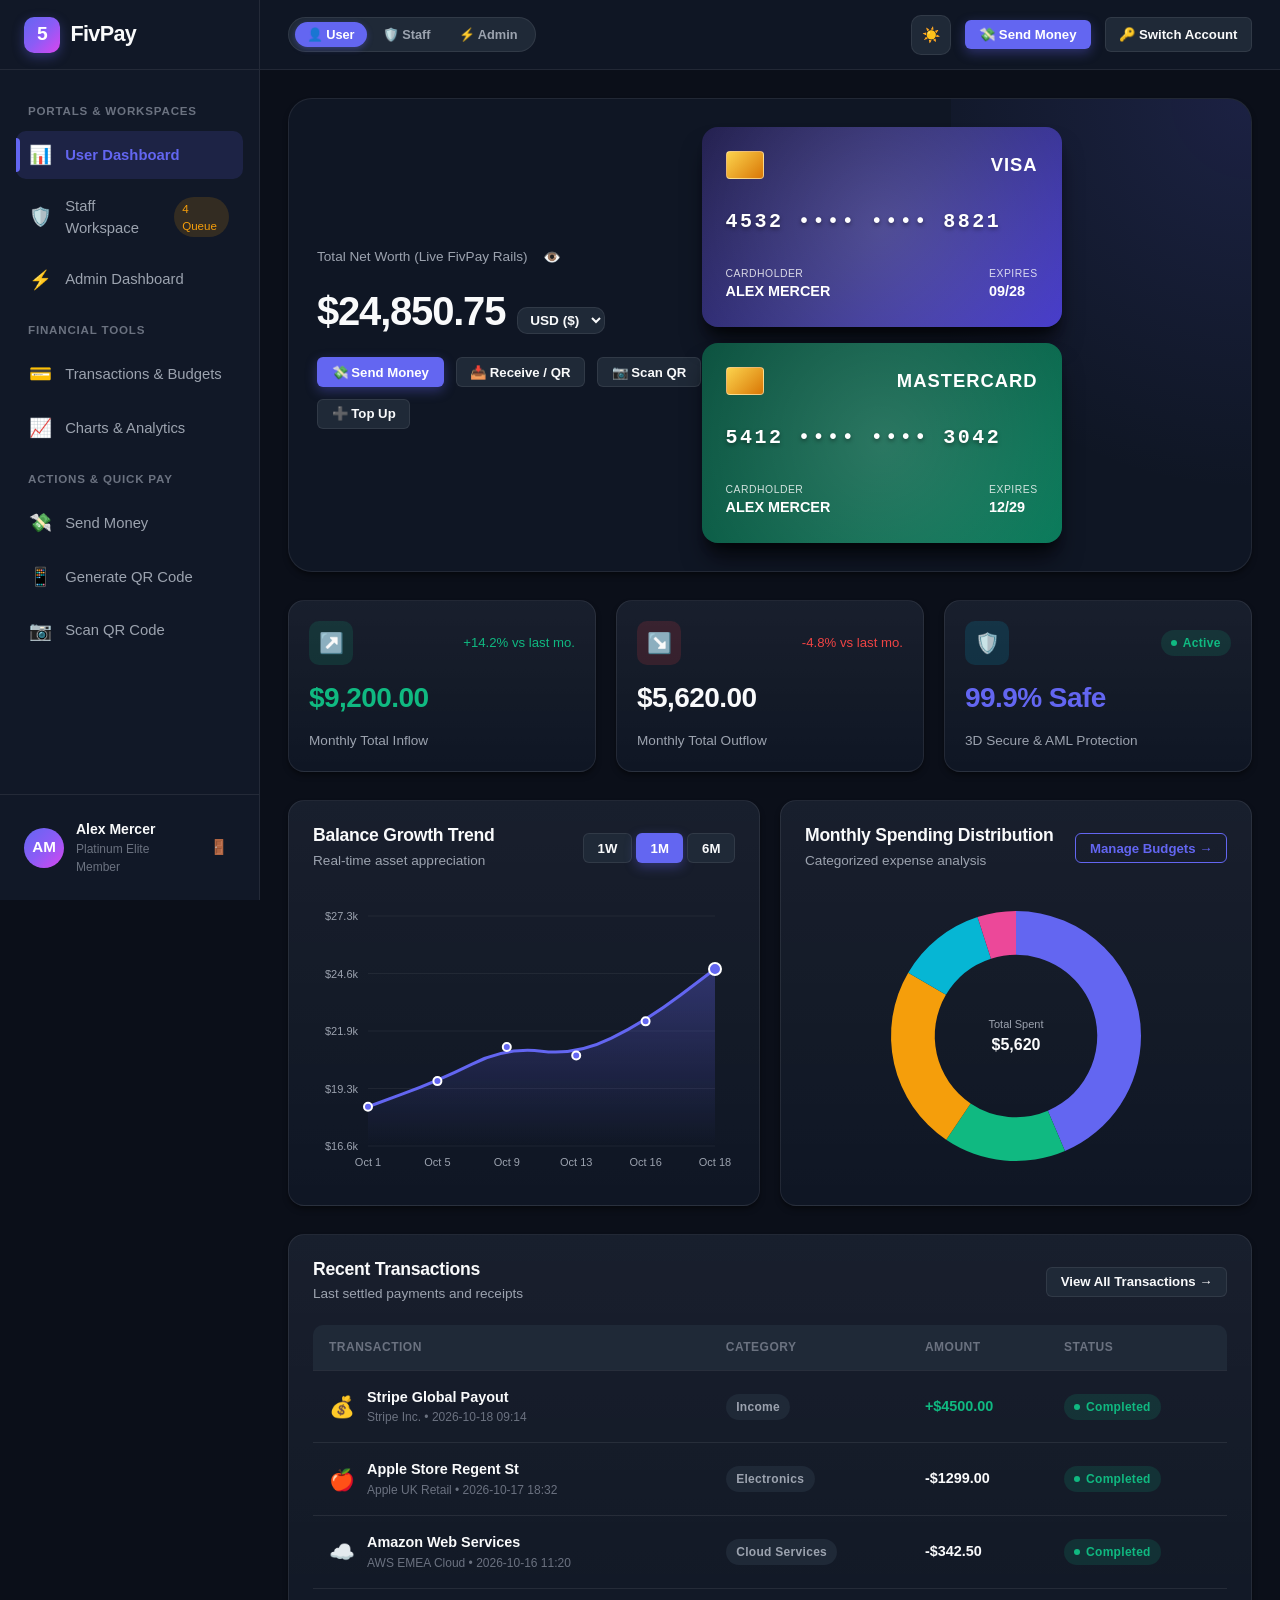
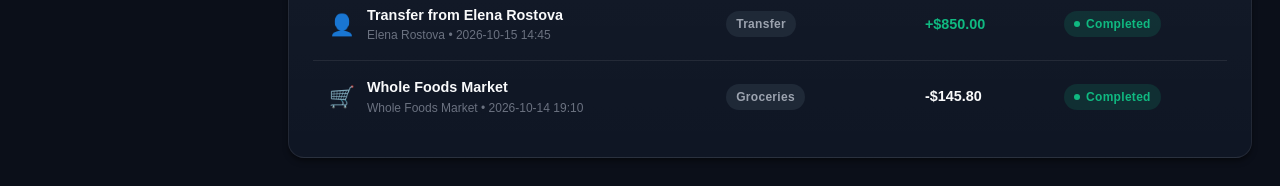
<file: backup_v1/index.html>
<!DOCTYPE html>
<html lang="en" data-theme="dark">
<head>
  <meta charset="UTF-8">
  <meta name="viewport" content="width=device-width, initial-scale=1.0">
  <title>FivPay - Modern Fintech Ecosystem</title>
  <link rel="stylesheet" href="css/style.css">
  <link rel="stylesheet" href="css/components.css">
  <link rel="stylesheet" href="css/dashboard.css">
</head>
<body>
  <!-- Toast Alert Notifications Root -->
  <div id="toast-container"></div>

  <div class="app-container">
    <!-- ====================================================================
         1. SIDEBAR NAVIGATION
         ==================================================================== -->
    <aside class="sidebar">
      <div class="sidebar-header">
        <a href="#" class="brand-logo">
          <div class="brand-icon">5</div>
          <span>FivPay</span>
        </a>
      </div>

      <nav class="sidebar-nav">
        <div class="nav-section-title">Portals & Workspaces</div>
        
        <a href="#user-dashboard" class="nav-link active" data-view="user-dashboard">
          <span class="nav-icon">📊</span>
          <span>User Dashboard</span>
        </a>

        <a href="#staff-workspace" class="nav-link" data-view="staff-workspace">
          <span class="nav-icon">🛡️</span>
          <span>Staff Workspace</span>
          <span class="nav-badge badge-warning">4 Queue</span>
        </a>

        <a href="#admin-dashboard" class="nav-link" data-view="admin-dashboard">
          <span class="nav-icon">⚡</span>
          <span>Admin Dashboard</span>
        </a>

        <div class="nav-section-title">Financial Tools</div>

        <a href="#transactions-budgets" class="nav-link" data-view="transactions-budgets">
          <span class="nav-icon">💳</span>
          <span>Transactions & Budgets</span>
        </a>

        <a href="#analytics" class="nav-link" data-view="analytics">
          <span class="nav-icon">📈</span>
          <span>Charts & Analytics</span>
        </a>

        <div class="nav-section-title">Actions & Quick Pay</div>

        <a href="#" class="nav-link" onclick="window.app.openModal('modal-send-money')">
          <span class="nav-icon">💸</span>
          <span>Send Money</span>
        </a>

        <a href="#" class="nav-link" onclick="window.app.openModal('modal-request-qr')">
          <span class="nav-icon">📱</span>
          <span>Generate QR Code</span>
        </a>

        <a href="#" class="nav-link" onclick="window.app.openModal('modal-qr-scanner')">
          <span class="nav-icon">📷</span>
          <span>Scan QR Code</span>
        </a>
      </nav>

      <!-- Sidebar Bottom User Profile -->
      <div class="sidebar-footer">
        <div class="user-profile-summary">
          <div class="user-avatar" id="sidebar-user-avatar">AM</div>
          <div class="user-info">
            <div class="user-name" id="sidebar-user-name">Alex Mercer</div>
            <div class="user-role-label" id="sidebar-user-role">Platinum Tier</div>
          </div>
          <button class="btn btn-ghost btn-icon sm" title="Sign Out" onclick="window.authManager.logout()">
            🚪
          </button>
        </div>
      </div>
    </aside>

    <!-- ====================================================================
         2. MAIN WRAPPER & TOP NAVIGATION BAR
         ==================================================================== -->
    <div class="main-wrapper">
      <header class="top-navbar">
        <div class="navbar-left">
          <button class="menu-toggle-btn" id="mobile-menu-toggle">☰</button>
          
          <!-- Role Switcher Pills -->
          <div class="role-switcher-banner" title="Instant Role Preview">
            <button class="role-pill active" data-role="user">👤 User</button>
            <button class="role-pill" data-role="staff">🛡️ Staff</button>
            <button class="role-pill" data-role="admin">⚡ Admin</button>
          </div>
        </div>

        <div class="navbar-right">
          <!-- Light / Dark Theme Switcher Button -->
          <button class="btn btn-secondary btn-icon" id="btn-toggle-theme" title="Toggle Light/Dark Theme">
            <span id="theme-toggle-icon">☀️</span>
          </button>

          <!-- Quick Actions Button Group -->
          <button class="btn btn-primary btn-sm" onclick="window.app.openModal('modal-send-money')">
            💸 Send Money
          </button>

          <a href="auth.html" class="btn btn-secondary btn-sm" title="Go to Auth Page">
            🔑 Switch Account
          </a>
        </div>
      </header>

      <!-- ====================================================================
           3. PAGE CONTENT SECTIONS
           ==================================================================== -->
      <main class="page-content">

        <!-- VIEW A: USER DASHBOARD -->
        <section id="view-user-dashboard" class="view-section active">
          <!-- Balance Hero Card -->
          <div class="balance-hero">
            <div>
              <div class="balance-label">
                <span>Total Net Worth (Live FivPay Rails)</span>
                <button class="btn btn-ghost btn-icon sm" id="btn-toggle-balance" title="Hide/Show Balance">
                  👁️
                </button>
              </div>

              <div class="balance-amount-row">
                <div class="balance-number" id="user-balance-amount">$24,850.75</div>
                <select class="currency-selector" id="user-currency-select" onchange="window.app.showToast('Currency view changed to ' + this.value, 'info')">
                  <option value="USD">USD ($)</option>
                  <option value="EUR">EUR (€)</option>
                  <option value="GBP">GBP (£)</option>
                </select>
              </div>

              <div class="quick-actions-bar">
                <button class="btn btn-primary btn-sm" onclick="window.app.openModal('modal-send-money')">
                  💸 Send Money
                </button>
                <button class="btn btn-secondary btn-sm" onclick="window.app.openModal('modal-request-qr')">
                  📥 Receive / QR
                </button>
                <button class="btn btn-secondary btn-sm" id="btn-action-scan">
                  📷 Scan QR
                </button>
                <button class="btn btn-secondary btn-sm" onclick="window.app.openModal('modal-top-up')">
                  ➕ Top Up
                </button>
              </div>
            </div>

            <!-- Virtual Cards Container -->
            <div id="virtual-cards-container" style="display: flex; gap: 1rem; flex-wrap: wrap;"></div>
          </div>

          <!-- 3-Column Metrics Grid -->
          <div class="grid-3" style="margin-bottom: 1.75rem;">
            <div class="card stat-card">
              <div class="flex items-center justify-between">
                <div class="stat-icon success">↗️</div>
                <span class="stat-trend up">+14.2% vs last mo.</span>
              </div>
              <div class="stat-value text-success">$9,200.00</div>
              <div class="text-secondary" style="font-size: 0.85rem;">Monthly Total Inflow</div>
            </div>

            <div class="card stat-card">
              <div class="flex items-center justify-between">
                <div class="stat-icon danger">↘️</div>
                <span class="stat-trend down">-4.8% vs last mo.</span>
              </div>
              <div class="stat-value text-primary">$5,620.00</div>
              <div class="text-secondary" style="font-size: 0.85rem;">Monthly Total Outflow</div>
            </div>

            <div class="card stat-card">
              <div class="flex items-center justify-between">
                <div class="stat-icon cyan">🛡️</div>
                <span class="badge badge-success"><span class="badge-dot"></span> Active</span>
              </div>
              <div class="stat-value text-accent">99.9% Safe</div>
              <div class="text-secondary" style="font-size: 0.85rem;">3D Secure & AML Protection</div>
            </div>
          </div>

          <!-- Charts & Recent Activity 2-Column Grid -->
          <div class="grid-2">
            <!-- Balance Trend Chart Card -->
            <div class="card">
              <div class="card-header">
                <div>
                  <h3 class="card-title">Balance Growth Trend</h3>
                  <div class="card-subtitle">Real-time asset appreciation</div>
                </div>
                <div class="flex gap-1">
                  <button class="btn btn-secondary btn-sm" onclick="window.fivpayCharts.renderBalanceTrend('chart-balance-trend', '1W')">1W</button>
                  <button class="btn btn-primary btn-sm" onclick="window.fivpayCharts.renderBalanceTrend('chart-balance-trend', '1M')">1M</button>
                  <button class="btn btn-secondary btn-sm" onclick="window.fivpayCharts.renderBalanceTrend('chart-balance-trend', '6M')">6M</button>
                </div>
              </div>
              <div class="chart-wrapper">
                <canvas id="chart-balance-trend"></canvas>
              </div>
            </div>

            <!-- Spending by Category Donut Card -->
            <div class="card">
              <div class="card-header">
                <div>
                  <h3 class="card-title">Monthly Spending Distribution</h3>
                  <div class="card-subtitle">Categorized expense analysis</div>
                </div>
                <button class="btn btn-outline btn-sm" onclick="window.app.switchView('transactions-budgets')">
                  Manage Budgets →
                </button>
              </div>
              <div class="chart-wrapper">
                <canvas id="chart-category-donut"></canvas>
              </div>
            </div>
          </div>

          <!-- Recent Transactions Table Card -->
          <div class="card" style="margin-top: 1.75rem;">
            <div class="card-header">
              <div>
                <h3 class="card-title">Recent Transactions</h3>
                <div class="card-subtitle">Last settled payments and receipts</div>
              </div>
              <button class="btn btn-secondary btn-sm" onclick="window.app.switchView('transactions-budgets')">
                View All Transactions →
              </button>
            </div>
            <div class="table-responsive">
              <table class="table">
                <thead>
                  <tr>
                    <th>Transaction</th>
                    <th>Category</th>
                    <th>Amount</th>
                    <th>Status</th>
                  </tr>
                </thead>
                <tbody id="recent-transactions-list"></tbody>
              </table>
            </div>
          </div>
        </section>

        <!-- VIEW B: STAFF WORKSPACE -->
        <section id="view-staff-workspace" class="view-section">
          <div class="page-header">
            <div>
              <h1>Staff Compliance & Risk Workspace</h1>
              <p>Review customer KYC identity submissions, flagged transactions, and AML screenings.</p>
            </div>
            <span class="badge badge-warning" style="font-size: 0.85rem; padding: 0.4rem 0.85rem;">
              Staff Officer: Sarah Jenkins (Tier 3)
            </span>
          </div>

          <!-- Metrics Row -->
          <div class="grid-4" style="margin-bottom: 1.75rem;">
            <div class="card stat-card">
              <div class="stat-icon warning">📋</div>
              <div class="stat-value">4 Cases</div>
              <div class="text-secondary" style="font-size: 0.85rem;">KYC Pending Review</div>
            </div>
            <div class="card stat-card">
              <div class="stat-icon success">✓</div>
              <div class="stat-value">18 Approved</div>
              <div class="text-secondary" style="font-size: 0.85rem;">Processed Today</div>
            </div>
            <div class="card stat-card">
              <div class="stat-icon danger">⚠️</div>
              <div class="stat-value">1 Flagged</div>
              <div class="text-secondary" style="font-size: 0.85rem;">High Velocity AML Risk</div>
            </div>
            <div class="card stat-card">
              <div class="stat-icon info">⚡</div>
              <div class="stat-value">4.2 min</div>
              <div class="text-secondary" style="font-size: 0.85rem;">Average Approval Time</div>
            </div>
          </div>

          <!-- KYC Identity Review Queue -->
          <div class="card">
            <div class="card-header">
              <div>
                <h3 class="card-title">Identity Verification Queue (KYC)</h3>
                <div class="card-subtitle">Biometric passport & National ID compliance inspection</div>
              </div>
            </div>
            <div class="grid-2" id="kyc-queue-container" style="gap: 1.25rem;"></div>
          </div>
        </section>

        <!-- VIEW C: ADMIN DASHBOARD -->
        <section id="view-admin-dashboard" class="view-section">
          <div class="page-header">
            <div>
              <h1>Platform Master Administration</h1>
              <p>Global infrastructure health, liquidity reserves, user controls, and payment rails.</p>
            </div>
            <span class="badge badge-primary" style="font-size: 0.85rem; padding: 0.4rem 0.85rem;">
              Superadmin: Marcus Vance
            </span>
          </div>

          <!-- Admin Stats Grid -->
          <div class="grid-4" style="margin-bottom: 1.75rem;">
            <div class="card stat-card">
              <div class="stat-icon cyan">🌐</div>
              <div class="stat-value">$42.8M</div>
              <div class="text-secondary" style="font-size: 0.85rem;">Total Platform Volume</div>
            </div>
            <div class="card stat-card">
              <div class="stat-icon success">👥</div>
              <div class="stat-value">14,892</div>
              <div class="text-secondary" style="font-size: 0.85rem;">Registered Users</div>
            </div>
            <div class="card stat-card">
              <div class="stat-icon warning">🏦</div>
              <div class="stat-value">$180.5M</div>
              <div class="text-secondary" style="font-size: 0.85rem;">Tier-1 Liquidity Reserve</div>
            </div>
            <div class="card stat-card">
              <div class="stat-icon info">⚡</div>
              <div class="stat-value">24ms</div>
              <div class="text-secondary" style="font-size: 0.85rem;">Rail Latency (99.99% Uptime)</div>
            </div>
          </div>

          <!-- Admin Feature Flags & User Control Grid -->
          <div class="grid-2">
            <!-- Feature Rails Toggle Card -->
            <div class="card">
              <div class="card-header">
                <h3 class="card-title">Payment Rails & Feature Flags</h3>
              </div>

              <div class="feature-switch-row">
                <div>
                  <div class="font-semibold">Instant SEPA & Faster Payments Rail</div>
                  <div class="text-muted" style="font-size: 0.8rem;">Sub-second settlement across Europe & UK</div>
                </div>
                <label class="switch">
                  <input type="checkbox" checked onchange="window.app.handleToggleFeatureFlag('instantSepa')">
                  <span class="slider"></span>
                </label>
              </div>

              <div class="feature-switch-row">
                <div>
                  <div class="font-semibold">Crypto Liquidity Bridge</div>
                  <div class="text-muted" style="font-size: 0.8rem;">Automated USDC / EURC stablecoin settlement</div>
                </div>
                <label class="switch">
                  <input type="checkbox" checked onchange="window.app.handleToggleFeatureFlag('cryptoRailBridge')">
                  <span class="slider"></span>
                </label>
              </div>

              <div class="feature-switch-row">
                <div>
                  <div class="font-semibold">Zero-Fee Promotion Toggle</div>
                  <div class="text-muted" style="font-size: 0.8rem;">Waive all peer-to-peer platform charges</div>
                </div>
                <label class="switch">
                  <input type="checkbox" checked onchange="window.app.handleToggleFeatureFlag('zeroFeePromotion')">
                  <span class="slider"></span>
                </label>
              </div>

              <div class="feature-switch-row">
                <div>
                  <div class="font-semibold">International SWIFT Rail</div>
                  <div class="text-muted" style="font-size: 0.8rem;">Legacy correspondent banking network</div>
                </div>
                <label class="switch">
                  <input type="checkbox" onchange="window.app.handleToggleFeatureFlag('internationalSwift')">
                  <span class="slider"></span>
                </label>
              </div>
            </div>

            <!-- User Management Table Card -->
            <div class="card">
              <div class="card-header">
                <h3 class="card-title">Platform User Accounts</h3>
                <span class="badge badge-neutral">Live Synced</span>
              </div>
              <div class="table-responsive">
                <table class="table">
                  <thead>
                    <tr>
                      <th>Account</th>
                      <th>Role</th>
                      <th>Balance</th>
                      <th>Status</th>
                      <th>Action</th>
                    </tr>
                  </thead>
                  <tbody id="admin-users-table"></tbody>
                </table>
              </div>
            </div>
          </div>
        </section>

        <!-- VIEW D: TRANSACTIONS & BUDGETS -->
        <section id="view-transactions-budgets" class="view-section">
          <div class="page-header">
            <div>
              <h1>Transactions & Spending Budgets</h1>
              <p>Monitor transaction ledger, search history, and track monthly budgeting limits.</p>
            </div>
            <div class="flex gap-2">
              <button class="btn btn-secondary btn-sm" id="btn-export-tx">
                📥 Export CSV
              </button>
              <button class="btn btn-primary btn-sm" onclick="window.app.openModal('modal-add-budget')">
                ➕ New Budget
              </button>
            </div>
          </div>

          <!-- Budgets Progress Overview Grid -->
          <div class="card" style="margin-bottom: 1.75rem;">
            <div class="card-header">
              <h3 class="card-title">Active Spending Goals & Budgets</h3>
            </div>
            <div class="grid-3" id="budgets-grid-container" style="gap: 1.25rem;"></div>
          </div>

          <!-- Comprehensive Transactions Filter & Table Card -->
          <div class="card">
            <div class="card-header">
              <h3 class="card-title">Transaction Ledger</h3>
              <div class="flex gap-2" style="flex-wrap: wrap;">
                <input type="text" id="tx-search-input" class="form-control" style="width: 220px; padding: 0.45rem 0.85rem;" placeholder="🔍 Search description...">
                <select id="tx-category-filter" class="form-control" style="width: 160px; padding: 0.45rem 0.85rem;">
                  <option value="all">All Categories</option>
                  <option value="Income">Income</option>
                  <option value="Groceries">Groceries</option>
                  <option value="Travel">Travel</option>
                  <option value="Cloud Services">Cloud Services</option>
                  <option value="Electronics">Electronics</option>
                  <option value="Entertainment">Entertainment</option>
                </select>
              </div>
            </div>

            <div class="table-responsive">
              <table class="table">
                <thead>
                  <tr>
                    <th>Transaction</th>
                    <th>Party</th>
                    <th>Category</th>
                    <th>Timestamp</th>
                    <th>Amount</th>
                    <th>Status</th>
                  </tr>
                </thead>
                <tbody id="full-transactions-table-body"></tbody>
              </table>
            </div>
          </div>
        </section>

        <!-- VIEW E: CHARTS & ANALYTICS -->
        <section id="view-analytics" class="view-section">
          <div class="page-header">
            <div>
              <h1>Financial Analytics & Cash Flow Engine</h1>
              <p>Deep-dive cash velocity, monthly inflow vs outflow, and expenditure trajectory.</p>
            </div>
            <div class="flex gap-2">
              <button class="btn btn-secondary btn-sm" onclick="window.fivpayCharts.refreshAll()">
                🔄 Refresh Charts
              </button>
            </div>
          </div>

          <div class="grid-2" style="margin-bottom: 1.75rem;">
            <!-- Cash Flow Comparison -->
            <div class="card">
              <div class="card-header">
                <div>
                  <h3 class="card-title">Cash Flow: Inflow vs Outflow</h3>
                  <div class="card-subtitle">Monthly comparison in USD ($)</div>
                </div>
              </div>
              <div class="chart-wrapper">
                <canvas id="chart-cash-flow"></canvas>
              </div>
            </div>

            <!-- Analytics Balance Projection -->
            <div class="card">
              <div class="card-header">
                <div>
                  <h3 class="card-title">Portfolio Trajectory</h3>
                  <div class="card-subtitle">Historical asset accumulation</div>
                </div>
              </div>
              <div class="chart-wrapper">
                <canvas id="chart-analytics-trend"></canvas>
              </div>
            </div>
          </div>
        </section>

      </main>
    </div>
  </div>

  <!-- ====================================================================
       4. MODALS & DIALOGS
       ==================================================================== -->

  <!-- MODAL 1: SEND MONEY (STEP 1) -->
  <div class="modal-overlay" id="modal-send-money">
    <div class="modal-dialog">
      <div class="modal-header">
        <h3 class="modal-title">💸 Send Money via FivPay</h3>
        <button class="modal-close" data-close-modal>&times;</button>
      </div>
      <form id="form-send-money">
        <div class="modal-body">
          <!-- Quick Contacts Selector -->
          <div style="margin-bottom: 1.25rem;">
            <div class="form-label" style="margin-bottom: 0.5rem;">Quick Contacts</div>
            <div class="flex gap-2" style="flex-wrap: wrap;">
              <button type="button" class="btn btn-secondary btn-sm" onclick="window.paymentsEngine.selectContact('Elena Rostova', 'elena.r@finmail.com')">
                👤 Elena ($850)
              </button>
              <button type="button" class="btn btn-secondary btn-sm" onclick="window.paymentsEngine.selectContact('David Chen', 'chen.d@singaporesinglet.sg')">
                👤 David Chen
              </button>
              <button type="button" class="btn btn-secondary btn-sm" onclick="window.paymentsEngine.selectContact('Sarah Jenkins', 'sarah.compliance@fivpay.com')">
                🛡️ Sarah (Staff)
              </button>
            </div>
          </div>

          <div class="form-group">
            <label class="form-label" for="payment-recipient">Recipient Name or Email</label>
            <input type="text" id="payment-recipient" class="form-control" placeholder="e.g. elena.r@finmail.com" required>
          </div>

          <div class="form-group">
            <label class="form-label" for="payment-amount">Amount (USD)</label>
            <div class="input-with-icon">
              <span class="input-icon" style="font-weight: 700; color: var(--text-primary);">$</span>
              <input type="number" step="0.01" min="1" id="payment-amount" class="form-control" placeholder="0.00" required>
            </div>
          </div>

          <div class="form-group">
            <label class="form-label" for="payment-category">Payment Category</label>
            <select id="payment-category" class="form-control">
              <option value="Transfer">Peer-to-Peer Transfer</option>
              <option value="Dining">Food & Dining</option>
              <option value="Travel">Travel & Lodging</option>
              <option value="Services">Services & Freelance</option>
              <option value="Shopping">Shopping & Tech</option>
            </select>
          </div>

          <div class="form-group">
            <label class="form-label" for="payment-note">Memo / Reference Note</label>
            <input type="text" id="payment-note" class="form-control" placeholder="e.g. Dinner split, Project payment">
          </div>
        </div>
        <div class="modal-footer">
          <button type="button" class="btn btn-secondary" data-close-modal>Cancel</button>
          <button type="submit" class="btn btn-primary">Review & Confirm →</button>
        </div>
      </form>
    </div>
  </div>

  <!-- MODAL 2: 2-STEP PAYMENT CONFIRMATION (STEP 2) -->
  <div class="modal-overlay" id="modal-confirm-payment">
    <div class="modal-dialog">
      <div class="modal-header">
        <h3 class="modal-title">🔒 Confirm Transaction</h3>
        <button class="modal-close" data-close-modal>&times;</button>
      </div>
      <div class="modal-body">
        <div id="confirm-payment-summary"></div>
      </div>
      <div class="modal-footer">
        <button type="button" class="btn btn-secondary" data-close-modal>Cancel</button>
        <button type="button" class="btn btn-success" id="btn-confirm-transfer">
          Authorize & Send Money
        </button>
      </div>
    </div>
  </div>

  <!-- MODAL 3: DIGITAL PAYMENT RECEIPT (STEP 3) -->
  <div class="modal-overlay" id="modal-receipt">
    <div class="modal-dialog">
      <div class="modal-header">
        <h3 class="modal-title">🧾 Transaction Receipt</h3>
        <button class="modal-close" data-close-modal>&times;</button>
      </div>
      <div class="modal-body">
        <div id="receipt-modal-content"></div>
      </div>
      <div class="modal-footer">
        <button type="button" class="btn btn-secondary" onclick="window.print()">🖨️ Print Receipt</button>
        <button type="button" class="btn btn-primary" data-close-modal>Done</button>
      </div>
    </div>
  </div>

  <!-- MODAL 4: REQUEST MONEY & QR GENERATION -->
  <div class="modal-overlay" id="modal-request-qr">
    <div class="modal-dialog">
      <div class="modal-header">
        <h3 class="modal-title">📱 Receive Funds via QR Code</h3>
        <button class="modal-close" data-close-modal>&times;</button>
      </div>
      <div class="modal-body" style="text-align: center;">
        <p style="margin-bottom: 1.25rem;">Share this scannable QR code to receive payments instantly into your USD wallet.</p>

        <!-- Canvas QR Render Target -->
        <div style="display: flex; justify-content: center; margin: 1rem 0;">
          <canvas id="request-qr-canvas" style="border-radius: var(--radius-md); box-shadow: var(--shadow-md); background: white; padding: 10px;"></canvas>
        </div>

        <div class="form-group" style="text-align: left; margin-top: 1rem;">
          <label class="form-label" for="request-amount">Request Specific Amount (Optional)</label>
          <input type="number" step="0.01" id="request-amount" class="form-control" placeholder="e.g. 50.00">
        </div>

        <div class="form-group" style="text-align: left;">
          <label class="form-label" for="request-note">Note or Memo</label>
          <input type="text" id="request-note" class="form-control" placeholder="e.g. Lunch with Alex">
        </div>
      </div>
      <div class="modal-footer">
        <button type="button" class="btn btn-secondary" onclick="navigator.clipboard.writeText('fivpay.me/pay/alex.mercer'); window.app.showToast('Copied payment link to clipboard!', 'success');">
          📋 Copy Payment Link
        </button>
        <button type="button" class="btn btn-primary" data-close-modal>Close</button>
      </div>
    </div>
  </div>

  <!-- MODAL 5: QR SCANNER INTERFACE -->
  <div class="modal-overlay" id="modal-qr-scanner">
    <div class="modal-dialog">
      <div class="modal-header">
        <h3 class="modal-title">📷 Scan FivPay QR Code</h3>
        <button class="modal-close" data-close-modal>&times;</button>
      </div>
      <div class="modal-body">
        <p style="margin-bottom: 1rem; font-size: 0.85rem; color: var(--text-secondary);">
          Point camera at a merchant or user QR code, or click "Simulate Scan" to test with mock payloads.
        </p>

        <!-- Interactive Scanner Viewport with Laser Reticle -->
        <div class="scanner-viewport">
          <video id="scanner-video" class="scanner-video" autoplay playsinline muted></video>
          <div class="scanner-overlay">
            <div class="scanner-target">
              <div class="scanner-laser"></div>
            </div>
          </div>
        </div>

        <button type="button" class="btn btn-primary w-full" id="btn-simulate-qr-scan" style="padding: 0.75rem;">
          ⚡ Simulate Successful QR Scan
        </button>
      </div>
      <div class="modal-footer">
        <button type="button" class="btn btn-secondary" data-close-modal>Close Scanner</button>
      </div>
    </div>
  </div>

  <!-- MODAL 6: TOP UP WALLET -->
  <div class="modal-overlay" id="modal-top-up">
    <div class="modal-dialog">
      <div class="modal-header">
        <h3 class="modal-title">➕ Instant Account Deposit</h3>
        <button class="modal-close" data-close-modal>&times;</button>
      </div>
      <div class="modal-body">
        <p style="margin-bottom: 1.25rem;">Choose a simulated quick deposit amount to top up your balance.</p>

        <div class="grid-2" style="gap: 0.75rem; margin-bottom: 1.25rem;">
          <button type="button" class="btn btn-secondary topup-quick-btn" data-amount="250">+$250 USD</button>
          <button type="button" class="btn btn-secondary topup-quick-btn" data-amount="500">+$500 USD</button>
          <button type="button" class="btn btn-secondary topup-quick-btn" data-amount="1000">+$1,000 USD</button>
          <button type="button" class="btn btn-secondary topup-quick-btn" data-amount="5000">+$5,000 USD</button>
        </div>
      </div>
      <div class="modal-footer">
        <button type="button" class="btn btn-secondary" data-close-modal>Cancel</button>
      </div>
    </div>
  </div>

  <!-- MODAL 7: ADD NEW BUDGET -->
  <div class="modal-overlay" id="modal-add-budget">
    <div class="modal-dialog">
      <div class="modal-header">
        <h3 class="modal-title">📊 Add Monthly Budget</h3>
        <button class="modal-close" data-close-modal>&times;</button>
      </div>
      <form id="form-add-budget">
        <div class="modal-body">
          <div class="form-group">
            <label class="form-label" for="budget-category-name">Budget Category Name</label>
            <input type="text" id="budget-category-name" class="form-control" placeholder="e.g. Fitness & Health" required>
          </div>

          <div class="form-group">
            <label class="form-label" for="budget-limit-amount">Monthly Spending Limit ($)</label>
            <input type="number" id="budget-limit-amount" class="form-control" placeholder="500" required>
          </div>

          <div class="form-group">
            <label class="form-label" for="budget-color-picker">Accent Color</label>
            <input type="color" id="budget-color-picker" class="form-control" value="#6366f1" style="height: 44px; padding: 4px;">
          </div>
        </div>
        <div class="modal-footer">
          <button type="button" class="btn btn-secondary" data-close-modal>Cancel</button>
          <button type="submit" class="btn btn-primary">Create Budget</button>
        </div>
      </form>
    </div>
  </div>

  <!-- ====================================================================
       5. JAVASCRIPT MODULES
       ==================================================================== -->
  <script src="js/mock-data.js"></script>
  <script src="js/auth.js"></script>
  <script src="js/qr-engine.js"></script>
  <script src="js/charts.js"></script>
  <script src="js/payments.js"></script>
  <script src="js/app.js"></script>
</body>
</html>
</file>
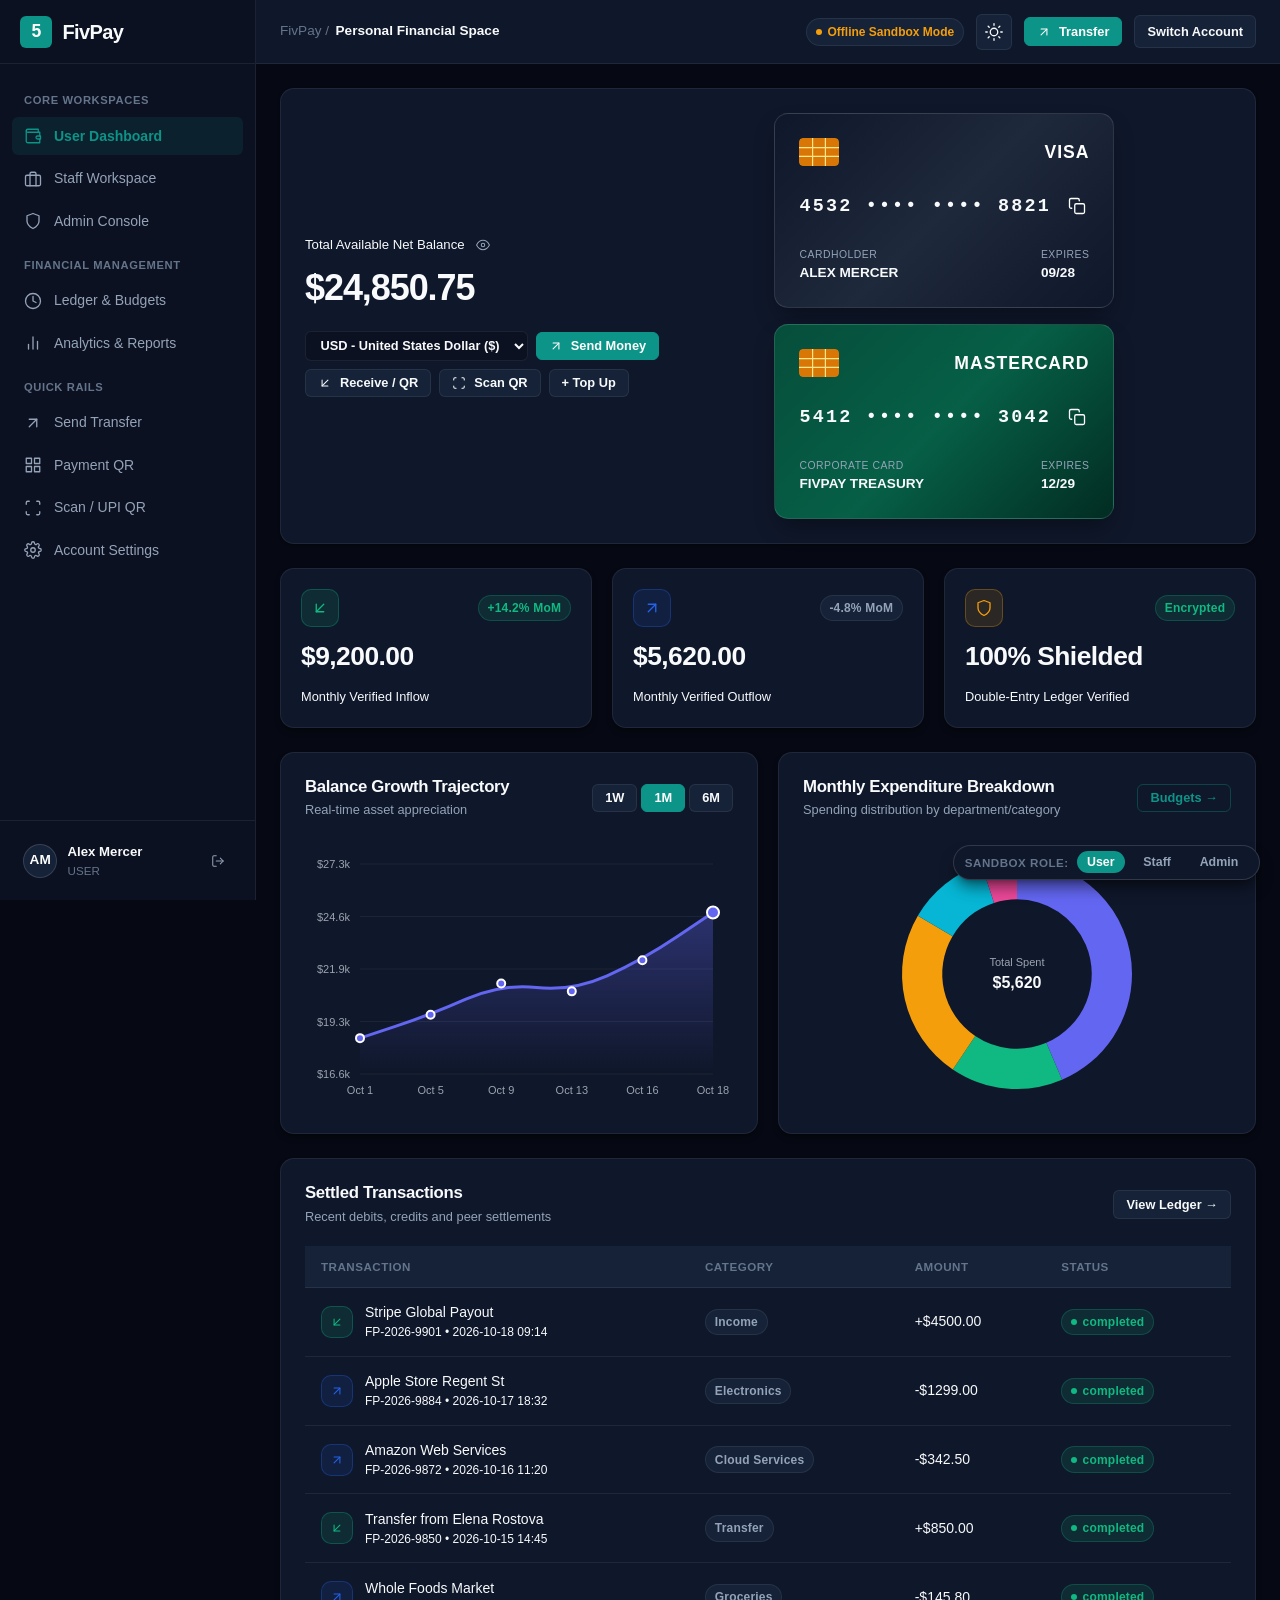
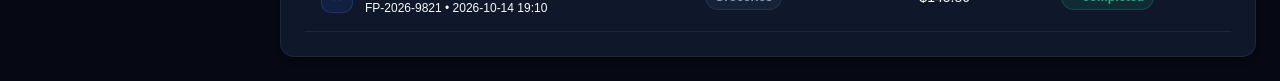
<file: backup_v2_frontend/index.html>
<!DOCTYPE html>
<html lang="en" data-theme="dark">
<head>
  <meta charset="UTF-8">
  <meta name="viewport" content="width=device-width, initial-scale=1.0">
  <title>FivPay - Institutional Digital Banking Platform</title>
  <link rel="stylesheet" href="css/style.css">
  <link rel="stylesheet" href="css/components.css">
  <link rel="stylesheet" href="css/dashboard.css">
</head>
<body>
  <!-- Toast Alert Notifications Root -->
  <div id="toast-container"></div>

  <!-- Floating Developer / Sandbox HUD -->
  <div class="sandbox-hud" title="Developer Workspace Switcher">
    <span style="font-size: 0.725rem; font-weight: 700; color: var(--text-muted); text-transform: uppercase; letter-spacing: 0.5px;">Sandbox Role:</span>
    <button class="hud-pill active" data-role="user">User</button>
    <button class="hud-pill" data-role="staff">Staff</button>
    <button class="hud-pill" data-role="admin">Admin</button>
  </div>

  <div class="app-container">
    <!-- ====================================================================
         1. SIDEBAR NAVIGATION
         ==================================================================== -->
    <aside class="sidebar">
      <div class="sidebar-header">
        <a href="#" class="brand-lockup">
          <div class="brand-emblem">5</div>
          <span>FivPay</span>
        </a>
      </div>

      <nav class="sidebar-nav">
        <div class="nav-category">Core Workspaces</div>

        <a href="#user-dashboard" class="nav-item active" data-view="user-dashboard">
          <svg class="icon-svg" viewBox="0 0 24 24"><path d="M21 12V7H5a2 2 0 0 1 0-4h14v4"/><path d="M3 5v14a2 2 0 0 0 2 2h16v-5"/><path d="M18 12a2 2 0 0 0 0 4h4v-4z"/></svg>
          <span>User Dashboard</span>
        </a>

        <a href="#staff-workspace" class="nav-item" data-view="staff-workspace">
          <svg class="icon-svg" viewBox="0 0 24 24"><rect x="2" y="7" width="20" height="14" rx="2" ry="2"/><path d="M16 21V5a2 2 0 0 0-2-2h-4a2 2 0 0 0-2 2v16"/></svg>
          <span>Staff Workspace</span>
        </a>

        <a href="#admin-dashboard" class="nav-item" data-view="admin-dashboard">
          <svg class="icon-svg" viewBox="0 0 24 24"><path d="M12 22s8-4 8-10V5l-8-3-8 3v7c0 6 8 10 8 10z"/></svg>
          <span>Admin Console</span>
        </a>

        <div class="nav-category">Financial Management</div>

        <a href="#transactions-budgets" class="nav-item" data-view="transactions-budgets">
          <svg class="icon-svg" viewBox="0 0 24 24"><circle cx="12" cy="12" r="10"/><path d="M12 6v6l4 2"/></svg>
          <span>Ledger & Budgets</span>
        </a>

        <a href="#analytics" class="nav-item" data-view="analytics">
          <svg class="icon-svg" viewBox="0 0 24 24"><line x1="18" y1="20" x2="18" y2="10"/><line x1="12" y1="20" x2="12" y2="4"/><line x1="6" y1="20" x2="6" y2="14"/></svg>
          <span>Analytics & Reports</span>
        </a>

        <div class="nav-category">Quick Rails</div>

        <a href="#" class="nav-item" onclick="window.app.openModal('modal-send-money')">
          <svg class="icon-svg" viewBox="0 0 24 24"><line x1="7" y1="17" x2="17" y2="7"/><polyline points="7 7 17 7 17 17"/></svg>
          <span>Send Transfer</span>
        </a>

        <a href="#" class="nav-item" onclick="window.app.openModal('modal-request-qr')">
          <svg class="icon-svg" viewBox="0 0 24 24"><rect x="3" y="3" width="7" height="7"/><rect x="14" y="3" width="7" height="7"/><rect x="14" y="14" width="7" height="7"/><rect x="3" y="14" width="7" height="7"/></svg>
          <span>Payment QR</span>
        </a>

        <a href="#" class="nav-item" onclick="window.app.openModal('modal-qr-scanner')">
          <svg class="icon-svg" viewBox="0 0 24 24"><path d="M3 7V5a2 2 0 0 1 2-2h2"/><path d="M17 3h2a2 2 0 0 1 2 2v2"/><path d="M21 17v2a2 2 0 0 1-2 2h-2"/><path d="M7 21H5a2 2 0 0 1-2-2v-2"/></svg>
          <span>Scan / UPI QR</span>
        </a>

        <a href="#settings" class="nav-item" data-view="settings">
          <svg class="icon-svg" viewBox="0 0 24 24"><circle cx="12" cy="12" r="3"/><path d="M19.4 15a1.65 1.65 0 0 0 .33 1.82l.06.06a2 2 0 0 1 0 2.83 2 2 0 0 1-2.83 0l-.06-.06a1.65 1.65 0 0 0-1.82-.33 1.65 1.65 0 0 0-1 1.51V21a2 2 0 0 1-2 2 2 2 0 0 1-2-2v-.09A1.65 1.65 0 0 0 9 19.4a1.65 1.65 0 0 0-1.82.33l-.06.06a2 2 0 0 1-2.83 0 2 2 0 0 1 0-2.83l.06-.06a1.65 1.65 0 0 0 .33-1.82 1.65 1.65 0 0 0-1.51-1H3a2 2 0 0 1-2-2 2 2 0 0 1 2-2h.09A1.65 1.65 0 0 0 4.6 9a1.65 1.65 0 0 0-.33-1.82l-.06-.06a2 2 0 0 1 0-2.83 2 2 0 0 1 2.83 0l.06.06a1.65 1.65 0 0 0 1.82.33H9a1.65 1.65 0 0 0 1-1.51V3a2 2 0 0 1 2-2 2 2 0 0 1 2 2v.09a1.65 1.65 0 0 0 1 1.51 1.65 1.65 0 0 0 1.82-.33l.06-.06a2 2 0 0 1 2.83 0 2 2 0 0 1 0 2.83l-.06.06a1.65 1.65 0 0 0-.33 1.82V9a1.65 1.65 0 0 0 1.51 1H21a2 2 0 0 1 2 2 2 2 0 0 1-2 2h-.09a1.65 1.65 0 0 0-1.51 1z"/></svg>
          <span>Account Settings</span>
        </a>
      </nav>

      <!-- Sidebar Bottom User Profile -->
      <div class="sidebar-footer">
        <div class="user-snippet">
          <div class="user-avatar-circle" id="sidebar-user-avatar">AM</div>
          <div class="user-meta-info">
            <div class="user-meta-name" id="sidebar-user-name">Alex Mercer</div>
            <div class="user-meta-role" id="sidebar-user-role">USER</div>
          </div>
          <button class="btn btn-ghost btn-icon" style="width: 28px; height: 28px;" title="Sign Out" onclick="window.authManager.logout()">
            <svg class="icon-svg sm" viewBox="0 0 24 24"><path d="M9 21H5a2 2 0 0 1-2-2V5a2 2 0 0 1 2-2h4"/><polyline points="16 17 21 12 16 7"/><line x1="21" y1="12" x2="9" y2="12"/></svg>
          </button>
        </div>
      </div>
    </aside>

    <!-- ====================================================================
         2. TOP BAR
         ==================================================================== -->
    <div class="main-wrapper">
      <header class="topbar">
        <div class="topbar-left">
          <div class="breadcrumb-trail">
            <span>FivPay /</span>
            <strong id="topbar-breadcrumb">Personal Financial Space</strong>
          </div>
        </div>

        <div class="topbar-right">
          <!-- Live API Connectivity Indicator -->
          <div id="api-health-badge" class="api-status-badge online" title="Flask REST API Status">
            <span class="badge-dot"></span> Checking API...
          </div>

          <!-- Theme Toggle -->
          <button class="btn btn-secondary btn-icon" id="btn-toggle-theme" title="Toggle Light / Dark Theme">
            <span id="theme-toggle-icon-wrap">
              <svg class="icon-svg" viewBox="0 0 24 24"><circle cx="12" cy="12" r="5"/><line x1="12" y1="1" x2="12" y2="3"/><line x1="12" y1="21" x2="12" y2="23"/><line x1="4.22" y1="4.22" x2="5.64" y2="5.64"/><line x1="18.36" y1="18.36" x2="19.78" y2="19.78"/><line x1="1" y1="12" x2="3" y2="12"/><line x1="21" y1="12" x2="23" y2="12"/><line x1="4.22" y1="19.78" x2="5.64" y2="18.36"/><line x1="18.36" y1="5.64" x2="19.78" y2="4.22"/></svg>
            </span>
          </button>

          <!-- Make Transfer Action -->
          <button class="btn btn-primary btn-sm" onclick="window.app.openModal('modal-send-money')">
            <svg class="icon-svg sm" viewBox="0 0 24 24"><line x1="7" y1="17" x2="17" y2="7"/><polyline points="7 7 17 7 17 17"/></svg>
            <span>Transfer</span>
          </button>

          <a href="auth.html" class="btn btn-secondary btn-sm" title="Go to Auth Screen">
            <span>Switch Account</span>
          </a>
        </div>
      </header>

      <!-- ====================================================================
           3. MAIN PAGE WORKSPACE VIEWS
           ==================================================================== -->
      <main class="page-container">

        <!-- VIEW A: USER DASHBOARD -->
        <section id="view-user-dashboard" class="workspace-section active stagger-1">
          <!-- Balance Overview Hero -->
          <div class="balance-overview-hero">
            <div>
              <div class="flex items-center gap-2">
                <span class="text-secondary" style="font-size: 0.825rem; font-weight: 500;">Total Available Net Balance</span>
                <button class="btn btn-ghost btn-sm" id="btn-toggle-balance" style="padding: 2px;" title="Hide/Show Balance">
                  <svg class="icon-svg sm" viewBox="0 0 24 24"><path d="M1 12s4-8 11-8 11 8 11 8-4 8-11 8-11-8-11-8z"/><circle cx="12" cy="12" r="3"/></svg>
                </button>
              </div>

              <div class="balance-headline tabular-nums" id="user-balance-amount">$24,850.75</div>

              <div class="flex items-center gap-2" style="flex-wrap: wrap;">
                <select class="form-control" id="currency-selector-btn" style="width: auto; padding: 0.35rem 0.65rem; font-size: 0.8rem; font-weight: 600;">
                  <option value="USD">USD - United States Dollar ($)</option>
                  <option value="EUR">EUR - Euro (€)</option>
                  <option value="GBP">GBP - British Pound (£)</option>
                </select>

                <button class="btn btn-primary btn-sm" onclick="window.app.openModal('modal-send-money')">
                  <svg class="icon-svg sm" viewBox="0 0 24 24"><line x1="7" y1="17" x2="17" y2="7"/><polyline points="7 7 17 7 17 17"/></svg>
                  <span>Send Money</span>
                </button>
                <button class="btn btn-secondary btn-sm" onclick="window.app.openModal('modal-request-qr')">
                  <svg class="icon-svg sm" viewBox="0 0 24 24"><line x1="17" y1="7" x2="7" y2="17"/><polyline points="17 17 7 17 7 7"/></svg>
                  <span>Receive / QR</span>
                </button>
                <button class="btn btn-secondary btn-sm" id="btn-action-scan">
                  <svg class="icon-svg sm" viewBox="0 0 24 24"><path d="M3 7V5a2 2 0 0 1 2-2h2"/><path d="M17 3h2a2 2 0 0 1 2 2v2"/><path d="M21 17v2a2 2 0 0 1-2 2h-2"/><path d="M7 21H5a2 2 0 0 1-2-2v-2"/></svg>
                  <span>Scan QR</span>
                </button>
                <button class="btn btn-secondary btn-sm" onclick="window.app.openModal('modal-top-up')">
                  <span>+ Top Up</span>
                </button>
              </div>
            </div>

            <!-- Virtual Cards Container -->
            <div id="virtual-cards-container" style="display: flex; gap: 1rem; flex-wrap: wrap;"></div>
          </div>

          <!-- 3-Column Metrics Row -->
          <div class="grid-3" style="margin-bottom: 1.5rem;">
            <div class="card stat-card">
              <div class="flex justify-between items-center">
                <div class="stat-icon-wrapper emerald">
                  <svg class="icon-svg" viewBox="0 0 24 24"><line x1="17" y1="7" x2="7" y2="17"/><polyline points="17 17 7 17 7 7"/></svg>
                </div>
                <span class="badge badge-emerald">+14.2% MoM</span>
              </div>
              <div class="stat-value tabular-nums text-success">$9,200.00</div>
              <div class="text-secondary" style="font-size: 0.8rem;">Monthly Verified Inflow</div>
            </div>

            <div class="card stat-card">
              <div class="flex justify-between items-center">
                <div class="stat-icon-wrapper blue">
                  <svg class="icon-svg" viewBox="0 0 24 24"><line x1="7" y1="17" x2="17" y2="7"/><polyline points="7 7 17 7 17 17"/></svg>
                </div>
                <span class="badge badge-neutral">-4.8% MoM</span>
              </div>
              <div class="stat-value tabular-nums text-primary">$5,620.00</div>
              <div class="text-secondary" style="font-size: 0.8rem;">Monthly Verified Outflow</div>
            </div>

            <div class="card stat-card">
              <div class="flex justify-between items-center">
                <div class="stat-icon-wrapper amber">
                  <svg class="icon-svg" viewBox="0 0 24 24"><path d="M12 22s8-4 8-10V5l-8-3-8 3v7c0 6 8 10 8 10z"/></svg>
                </div>
                <span class="badge badge-emerald">Encrypted</span>
              </div>
              <div class="stat-value tabular-nums">100% Shielded</div>
              <div class="text-secondary" style="font-size: 0.8rem;">Double-Entry Ledger Verified</div>
            </div>
          </div>

          <!-- Charts 2-Column Row -->
          <div class="grid-2" style="margin-bottom: 1.5rem;">
            <div class="card">
              <div class="card-header">
                <div>
                  <h3 class="card-title">Balance Growth Trajectory</h3>
                  <div class="card-subtitle">Real-time asset appreciation</div>
                </div>
                <div class="flex gap-1">
                  <button class="btn btn-secondary btn-sm" onclick="window.fivpayCharts.renderBalanceTrend('chart-balance-trend', '1W')">1W</button>
                  <button class="btn btn-primary btn-sm" onclick="window.fivpayCharts.renderBalanceTrend('chart-balance-trend', '1M')">1M</button>
                  <button class="btn btn-secondary btn-sm" onclick="window.fivpayCharts.renderBalanceTrend('chart-balance-trend', '6M')">6M</button>
                </div>
              </div>
              <div class="chart-box">
                <canvas id="chart-balance-trend"></canvas>
              </div>
            </div>

            <div class="card">
              <div class="card-header">
                <div>
                  <h3 class="card-title">Monthly Expenditure Breakdown</h3>
                  <div class="card-subtitle">Spending distribution by department/category</div>
                </div>
                <button class="btn btn-outline btn-sm" onclick="window.app.switchView('transactions-budgets')">
                  Budgets →
                </button>
              </div>
              <div class="chart-box">
                <canvas id="chart-category-donut"></canvas>
              </div>
            </div>
          </div>

          <!-- Recent Activity Table -->
          <div class="card">
            <div class="card-header">
              <div>
                <h3 class="card-title">Settled Transactions</h3>
                <div class="card-subtitle">Recent debits, credits and peer settlements</div>
              </div>
              <button class="btn btn-secondary btn-sm" onclick="window.app.switchView('transactions-budgets')">
                View Ledger →
              </button>
            </div>
            <div class="table-responsive">
              <table class="table">
                <thead>
                  <tr>
                    <th>Transaction</th>
                    <th>Category</th>
                    <th>Amount</th>
                    <th>Status</th>
                  </tr>
                </thead>
                <tbody id="recent-transactions-list"></tbody>
              </table>
            </div>
          </div>
        </section>

        <!-- VIEW B: STAFF EXPENSE WORKSPACE -->
        <section id="view-staff-workspace" class="workspace-section stagger-1">
          <div class="page-header-row">
            <div>
              <h1>Staff Corporate Expenses</h1>
              <p>Submit company expense claims, track administrative approvals, and upload receipts.</p>
            </div>
            <button class="btn btn-primary btn-sm" onclick="window.app.openModal('modal-submit-expense')">
              <svg class="icon-svg sm" viewBox="0 0 24 24"><line x1="12" y1="5" x2="12" y2="19"/><line x1="5" y1="12" x2="19" y2="12"/></svg>
              <span>File Expense Claim</span>
            </button>
          </div>

          <!-- Summary Metric Cards -->
          <div class="grid-3" style="margin-bottom: 1.5rem;">
            <div class="card stat-card">
              <div class="stat-icon-wrapper blue">
                <svg class="icon-svg" viewBox="0 0 24 24"><rect x="2" y="7" width="20" height="14" rx="2" ry="2"/><path d="M16 21V5a2 2 0 0 0-2-2h-4a2 2 0 0 0-2 2v16"/></svg>
              </div>
              <div class="stat-value tabular-nums">$2,035.49</div>
              <div class="text-secondary" style="font-size: 0.8rem;">Total Claimed (YTD)</div>
            </div>

            <div class="card stat-card">
              <div class="stat-icon-wrapper emerald">
                <svg class="icon-svg" viewBox="0 0 24 24"><polyline points="20 6 9 17 4 12"/></svg>
              </div>
              <div class="stat-value tabular-nums">$274.99</div>
              <div class="text-secondary" style="font-size: 0.8rem;">Approved & Settled</div>
            </div>

            <div class="card stat-card">
              <div class="stat-icon-wrapper amber">
                <svg class="icon-svg" viewBox="0 0 24 24"><circle cx="12" cy="12" r="10"/><path d="M12 6v6l4 2"/></svg>
              </div>
              <div class="stat-value tabular-nums">1 Pending</div>
              <div class="text-secondary" style="font-size: 0.8rem;">Awaiting Admin Review</div>
            </div>
          </div>

          <!-- Submitted Expenses Table -->
          <div class="card">
            <div class="card-header">
              <h3 class="card-title">My Filed Expense Ledger</h3>
            </div>
            <div class="table-responsive">
              <table class="table">
                <thead>
                  <tr>
                    <th>Claim #</th>
                    <th>Category & Purpose</th>
                    <th>Amount</th>
                    <th>Date</th>
                    <th>Receipt</th>
                    <th>Status</th>
                  </tr>
                </thead>
                <tbody id="staff-expenses-table-body"></tbody>
              </table>
            </div>
          </div>
        </section>

        <!-- VIEW C: ADMIN DASHBOARD -->
        <section id="view-admin-dashboard" class="workspace-section stagger-1">
          <div class="page-header-row">
            <div>
              <h1>Platform Master Administration</h1>
              <p>Supervise user accounts, enforce security controls, approve staff expenses, and inspect audit logs.</p>
            </div>
            <span class="badge badge-blue">Restricted: Administrator Access</span>
          </div>

          <!-- Operational Metrics Grid -->
          <div class="grid-4" style="margin-bottom: 1.5rem;">
            <div class="card stat-card">
              <div class="text-secondary" style="font-size: 0.75rem; text-transform: uppercase;">Gross Settlement Volume</div>
              <div class="stat-value tabular-nums" id="admin-stat-volume">$42,891,420.00</div>
              <div class="text-muted" style="font-size: 0.75rem;">All Historical Rails</div>
            </div>

            <div class="card stat-card">
              <div class="text-secondary" style="font-size: 0.75rem; text-transform: uppercase;">Total Registered Users</div>
              <div class="stat-value tabular-nums" id="admin-stat-users">14,892</div>
              <div class="text-muted" style="font-size: 0.75rem;">Multi-role Accounts</div>
            </div>

            <div class="card stat-card">
              <div class="text-secondary" style="font-size: 0.75rem; text-transform: uppercase;">Tier-1 Reserve Liquidity</div>
              <div class="stat-value tabular-nums" id="admin-stat-reserve">$180,500,000.00</div>
              <div class="text-muted" style="font-size: 0.75rem;">Guaranteed Balances</div>
            </div>

            <div class="card stat-card">
              <div class="text-secondary" style="font-size: 0.75rem; text-transform: uppercase;">Pending Expense Claims</div>
              <div class="stat-value tabular-nums text-accent" id="admin-stat-pending">1</div>
              <div class="text-muted" style="font-size: 0.75rem;">Needs Immediate Review</div>
            </div>
          </div>

          <!-- Expense Approval Queue -->
          <div class="card" style="margin-bottom: 1.5rem;">
            <div class="card-header">
              <div>
                <h3 class="card-title">Pending Staff Expense Approval Queue</h3>
                <div class="card-subtitle">Authorize or reject business expenditures with audit logging</div>
              </div>
            </div>
            <div class="table-responsive">
              <table class="table">
                <thead>
                  <tr>
                    <th>Claim #</th>
                    <th>Staff Member</th>
                    <th>Category</th>
                    <th>Amount</th>
                    <th>Description</th>
                    <th>Action</th>
                  </tr>
                </thead>
                <tbody id="admin-expense-queue-body"></tbody>
              </table>
            </div>
          </div>

          <!-- User Management & Audit Log 2-Column Grid -->
          <div class="grid-2">
            <!-- User Table -->
            <div class="card">
              <div class="card-header">
                <h3 class="card-title">Network Accounts & Roles</h3>
              </div>
              <div class="table-responsive">
                <table class="table">
                  <thead>
                    <tr>
                      <th>User</th>
                      <th>Role</th>
                      <th>Balance</th>
                      <th>Status</th>
                      <th>Action</th>
                    </tr>
                  </thead>
                  <tbody id="admin-users-table"></tbody>
                </table>
              </div>
            </div>

            <!-- Audit Logs -->
            <div class="card">
              <div class="card-header">
                <h3 class="card-title">Security & Audit Event Stream</h3>
              </div>
              <div class="table-responsive">
                <table class="table">
                  <thead>
                    <tr>
                      <th>Timestamp</th>
                      <th>Action</th>
                      <th>Resource</th>
                      <th>IP</th>
                    </tr>
                  </thead>
                  <tbody id="admin-audit-logs-body"></tbody>
                </table>
              </div>
            </div>
          </div>
        </section>

        <!-- VIEW D: TRANSACTIONS & BUDGETS -->
        <section id="view-transactions-budgets" class="workspace-section stagger-1">
          <div class="page-header-row">
            <div>
              <h1>Ledger & Spending Budgets</h1>
              <p>Audit full double-entry transaction history, export CSV summaries, and manage monthly limits.</p>
            </div>
            <div class="flex gap-2">
              <button class="btn btn-secondary btn-sm" id="btn-export-tx">
                <svg class="icon-svg sm" viewBox="0 0 24 24"><path d="M21 15v4a2 2 0 0 1-2 2H5a2 2 0 0 1-2-2v-4"/><polyline points="7 10 12 15 17 10"/><line x1="12" y1="15" x2="12" y2="3"/></svg>
                <span>Export CSV</span>
              </button>
              <button class="btn btn-primary btn-sm" onclick="window.app.openModal('modal-add-budget')">
                <svg class="icon-svg sm" viewBox="0 0 24 24"><line x1="12" y1="5" x2="12" y2="19"/><line x1="5" y1="12" x2="19" y2="12"/></svg>
                <span>Add Budget</span>
              </button>
            </div>
          </div>

          <!-- Active Budgets Grid -->
          <div class="card" style="margin-bottom: 1.5rem;">
            <div class="card-header">
              <h3 class="card-title">Monthly Budget Allocations</h3>
            </div>
            <div class="grid-3" id="budgets-grid-container" style="gap: 1.25rem;"></div>
          </div>

          <!-- Comprehensive Transactions Filter & Ledger -->
          <div class="card">
            <div class="card-header">
              <h3 class="card-title">Master Financial Ledger</h3>
              <div class="flex gap-2" style="flex-wrap: wrap;">
                <input type="text" id="tx-search-input" class="form-control" style="width: 220px; padding: 0.45rem 0.85rem;" placeholder="Search references or notes...">
                <select id="tx-category-filter" class="form-control" style="width: 160px; padding: 0.45rem 0.85rem;">
                  <option value="all">All Categories</option>
                  <option value="Income">Income</option>
                  <option value="Transfer">Transfer</option>
                  <option value="Electronics">Electronics</option>
                  <option value="Cloud Services">Cloud Services</option>
                  <option value="Groceries">Groceries</option>
                  <option value="Travel">Travel</option>
                </select>
              </div>
            </div>

            <div class="table-responsive">
              <table class="table">
                <thead>
                  <tr>
                    <th>Transaction</th>
                    <th>Counterparty</th>
                    <th>Category</th>
                    <th>Timestamp</th>
                    <th>Amount</th>
                    <th>Status</th>
                  </tr>
                </thead>
                <tbody id="full-transactions-table-body"></tbody>
              </table>
            </div>
          </div>
        </section>

        <!-- VIEW E: CHARTS & ANALYTICS -->
        <section id="view-analytics" class="workspace-section stagger-1">
          <div class="page-header-row">
            <div>
              <h1>Financial Analytics & Cash Flow Engine</h1>
              <p>Granular cash velocity, monthly inflow vs outflow comparisons, and portfolio trajectory.</p>
            </div>
            <button class="btn btn-secondary btn-sm" onclick="window.fivpayCharts.refreshAll()">
              <span>Refresh Charts</span>
            </button>
          </div>

          <div class="grid-2">
            <div class="card">
              <div class="card-header">
                <div>
                  <h3 class="card-title">Cash Flow: Monthly Inflow vs Outflow</h3>
                  <div class="card-subtitle">Comparison in USD ($)</div>
                </div>
              </div>
              <div class="chart-box">
                <canvas id="chart-cash-flow"></canvas>
              </div>
            </div>

            <div class="card">
              <div class="card-header">
                <div>
                  <h3 class="card-title">Portfolio Capital Growth</h3>
                  <div class="card-subtitle">Historical asset accumulation curve</div>
                </div>
              </div>
              <div class="chart-box">
                <canvas id="chart-analytics-trend"></canvas>
              </div>
            </div>
          </div>
        </section>

        <!-- VIEW F: ACCOUNT SETTINGS & PROFILE -->
        <section id="view-settings" class="workspace-section stagger-1">
          <div class="page-header-row">
            <div>
              <h1>Account Settings & Security</h1>
              <p>Manage personal credentials, verify account numbers, and inspect security parameters.</p>
            </div>
          </div>

          <div class="grid-2">
            <div class="card">
              <div class="card-header">
                <h3 class="card-title">Profile Credentials</h3>
              </div>
              <div class="form-group">
                <label class="form-label">Full Name</label>
                <input type="text" id="settings-name" class="form-control" readonly>
              </div>
              <div class="form-group">
                <label class="form-label">Verified Email Address</label>
                <input type="email" id="settings-email" class="form-control" readonly>
              </div>
              <div class="form-group">
                <label class="form-label">FivPay Account Number</label>
                <input type="text" id="settings-acc" class="form-control tabular-nums" readonly>
              </div>
              <div class="form-group">
                <label class="form-label">Assigned Authorization Tier</label>
                <input type="text" id="settings-role" class="form-control" readonly>
              </div>
            </div>

            <div class="card">
              <div class="card-header">
                <h3 class="card-title">Security & Limits</h3>
              </div>
              <div class="form-group">
                <label class="form-label">Daily Transfer Limit</label>
                <input type="text" class="form-control tabular-nums" value="$50,000.00 USD" readonly>
              </div>
              <div class="form-group">
                <label class="form-label">Two-Factor Authentication (2FA)</label>
                <div class="flex items-center justify-between" style="padding: 0.5rem 0;">
                  <span>Hardware & App Authenticator</span>
                  <span class="badge badge-emerald">Enabled</span>
                </div>
              </div>
              <div class="form-group">
                <label class="form-label">Password Protection</label>
                <button class="btn btn-secondary btn-sm" onclick="alert('Demo environment: Passwords hashed with scrypt in backend.')">
                  Update Password
                </button>
              </div>
            </div>
          </div>
        </section>

      </main>
    </div>
  </div>

  <!-- ====================================================================
       4. MODALS & DIALOGS
       ==================================================================== -->

  <!-- MODAL 1: SEND MONEY (STEP 1) -->
  <div class="modal-overlay" id="modal-send-money">
    <div class="modal-dialog">
      <div class="modal-header">
        <h3 class="modal-title">Authorize Transfer</h3>
        <button class="modal-close" data-close-modal>
          <svg class="icon-svg" viewBox="0 0 24 24"><line x1="18" y1="6" x2="6" y2="18"/><line x1="6" y1="6" x2="18" y2="18"/></svg>
        </button>
      </div>
      <form id="form-send-money">
        <div class="modal-body">
          <div style="margin-bottom: 1.25rem;">
            <div class="form-label" style="margin-bottom: 0.5rem;">Frequent Payees</div>
            <div class="flex gap-2" style="flex-wrap: wrap;">
              <button type="button" class="btn btn-secondary btn-sm" onclick="window.paymentsEngine.selectContact('Elena Rostova', 'elena.r@finmail.com')">
                <span>Elena Rostova</span>
              </button>
              <button type="button" class="btn btn-secondary btn-sm" onclick="window.paymentsEngine.selectContact('Sarah Jenkins', 'sarah.compliance@fivpay.com')">
                <span>Sarah (Staff)</span>
              </button>
              <button type="button" class="btn btn-secondary btn-sm" onclick="window.paymentsEngine.selectContact('Marcus Vance', 'marcus.admin@fivpay.com')">
                <span>Marcus (Admin)</span>
              </button>
            </div>
          </div>

          <div class="form-group">
            <label class="form-label" for="payment-recipient">Recipient Account Number or Email</label>
            <input type="text" id="payment-recipient" class="form-control" placeholder="e.g. FP-1092-7482-11 or elena.r@finmail.com" required>
          </div>

          <div class="form-group">
            <label class="form-label" for="payment-amount">Amount (USD)</label>
            <div class="input-with-icon">
              <span class="input-icon-left" style="font-weight: 700;">$</span>
              <input type="number" step="0.01" min="1" id="payment-amount" class="form-control tabular-nums" placeholder="0.00" required>
            </div>
          </div>

          <div class="form-group">
            <label class="form-label" for="payment-category">Classification</label>
            <select id="payment-category" class="form-control">
              <option value="Transfer">Peer-to-Peer Transfer</option>
              <option value="Dining">Food & Dining</option>
              <option value="Travel">Travel & Lodging</option>
              <option value="Services">Services & Contractors</option>
              <option value="Electronics">Electronics & Hardware</option>
            </select>
          </div>

          <div class="form-group">
            <label class="form-label" for="payment-note">Memo / Reference</label>
            <input type="text" id="payment-note" class="form-control" placeholder="Payment description">
          </div>
        </div>
        <div class="modal-footer">
          <button type="button" class="btn btn-secondary" data-close-modal>Cancel</button>
          <button type="submit" class="btn btn-primary">Review & Verify →</button>
        </div>
      </form>
    </div>
  </div>

  <!-- MODAL 2: 2-STEP CONFIRMATION (STEP 2) -->
  <div class="modal-overlay" id="modal-confirm-payment">
    <div class="modal-dialog">
      <div class="modal-header">
        <h3 class="modal-title">Verification Required</h3>
        <button class="modal-close" data-close-modal>
          <svg class="icon-svg" viewBox="0 0 24 24"><line x1="18" y1="6" x2="6" y2="18"/><line x1="6" y1="6" x2="18" y2="18"/></svg>
        </button>
      </div>
      <div class="modal-body">
        <div id="confirm-payment-summary"></div>
      </div>
      <div class="modal-footer">
        <button type="button" class="btn btn-secondary" data-close-modal>Cancel</button>
        <button type="button" class="btn btn-primary" id="btn-confirm-transfer">
          Authorize & Settle Funds
        </button>
      </div>
    </div>
  </div>

  <!-- MODAL 3: DIGITAL RECEIPT (STEP 3) -->
  <div class="modal-overlay" id="modal-receipt">
    <div class="modal-dialog">
      <div class="modal-header">
        <h3 class="modal-title">Settlement Receipt</h3>
        <button class="modal-close" data-close-modal>
          <svg class="icon-svg" viewBox="0 0 24 24"><line x1="18" y1="6" x2="6" y2="18"/><line x1="6" y1="6" x2="18" y2="18"/></svg>
        </button>
      </div>
      <div class="modal-body">
        <div id="receipt-modal-content"></div>
      </div>
      <div class="modal-footer">
        <button type="button" class="btn btn-secondary" onclick="window.print()">Print Receipt</button>
        <button type="button" class="btn btn-primary" data-close-modal>Done</button>
      </div>
    </div>
  </div>

  <!-- MODAL 4: REQUEST MONEY & QR GENERATION -->
  <div class="modal-overlay" id="modal-request-qr">
    <div class="modal-dialog">
      <div class="modal-header">
        <h3 class="modal-title">Payment Request QR Code</h3>
        <button class="modal-close" data-close-modal>
          <svg class="icon-svg" viewBox="0 0 24 24"><line x1="18" y1="6" x2="6" y2="18"/><line x1="6" y1="6" x2="18" y2="18"/></svg>
        </button>
      </div>
      <div class="modal-body" style="text-align: center;">
        <p style="margin-bottom: 1rem; font-size: 0.85rem;">Scannable QR payload formatted with cryptographic reference.</p>
        <div style="display: flex; justify-content: center; margin: 1rem 0;">
          <canvas id="request-qr-canvas" style="border-radius: var(--radius-sm); border: 1px solid var(--border-subtle); background: white; padding: 10px;"></canvas>
        </div>
        <div class="form-group" style="text-align: left;">
          <label class="form-label" for="request-amount">Specific Requested Amount ($ USD)</label>
          <input type="number" step="0.01" id="request-amount" class="form-control tabular-nums" placeholder="e.g. 100.00">
        </div>
        <div class="form-group" style="text-align: left;">
          <label class="form-label" for="request-note">Transaction Note</label>
          <input type="text" id="request-note" class="form-control" placeholder="e.g. Invoice #102">
        </div>
      </div>
      <div class="modal-footer">
        <button type="button" class="btn btn-secondary" onclick="navigator.clipboard.writeText('fivpay://pay?acc=FP-8829-4102-99'); window.app.showToast('Copied payment URI', 'success');">
          Copy Payment URI
        </button>
        <button type="button" class="btn btn-primary" data-close-modal>Close</button>
      </div>
    </div>
  </div>

  <!-- MODAL 5: QR SCANNER & UPI DECODER -->
  <div class="modal-overlay" id="modal-qr-scanner">
    <div class="modal-dialog">
      <div class="modal-header">
        <h3 class="modal-title">Scan QR / UPI Payload</h3>
        <button class="modal-close" data-close-modal>
          <svg class="icon-svg" viewBox="0 0 24 24"><line x1="18" y1="6" x2="6" y2="18"/><line x1="6" y1="6" x2="18" y2="18"/></svg>
        </button>
      </div>
      <div class="modal-body">
        <div class="scanner-box">
          <video id="scanner-video" class="scanner-video-feed" autoplay playsinline muted></video>
          <div class="scanner-reticle">
            <div class="scanner-laser-bar"></div>
          </div>
        </div>

        <div style="margin-bottom: 1rem;">
          <button type="button" class="btn btn-primary w-full" id="btn-simulate-qr-scan" style="padding: 0.65rem;">
            Simulate Camera Detection
          </button>
        </div>

        <div class="form-group">
          <label class="form-label">Or Paste QR / UPI String Manually</label>
          <div class="flex gap-2">
            <input type="text" id="manual-qr-input" class="form-control" placeholder="e.g. upi://pay?pa=merchant@okhdfcbank&am=150.00">
            <button type="button" class="btn btn-secondary" id="btn-decode-manual-qr">Decode</button>
          </div>
        </div>
      </div>
      <div class="modal-footer">
        <button type="button" class="btn btn-secondary" data-close-modal>Close Scanner</button>
      </div>
    </div>
  </div>

  <!-- MODAL 6: STAFF SUBMIT EXPENSE -->
  <div class="modal-overlay" id="modal-submit-expense">
    <div class="modal-dialog">
      <div class="modal-header">
        <h3 class="modal-title">File Corporate Business Expense</h3>
        <button class="modal-close" data-close-modal>
          <svg class="icon-svg" viewBox="0 0 24 24"><line x1="18" y1="6" x2="6" y2="18"/><line x1="6" y1="6" x2="18" y2="18"/></svg>
        </button>
      </div>
      <form id="form-submit-expense">
        <div class="modal-body">
          <div class="form-group">
            <label class="form-label" for="expense-amount">Amount ($ USD)</label>
            <input type="number" step="0.01" min="1" id="expense-amount" class="form-control tabular-nums" placeholder="0.00" required>
          </div>

          <div class="form-group">
            <label class="form-label" for="expense-category">Expense Category</label>
            <select id="expense-category" class="form-control" required>
              <option value="Software Subscription">Software Subscription</option>
              <option value="Client Relations">Client Relations & Dining</option>
              <option value="Hardware & Office">Hardware & Workstation</option>
              <option value="Travel & Conference">Travel & Conference</option>
              <option value="Legal & Advisory">Legal & Advisory</option>
            </select>
          </div>

          <div class="form-group">
            <label class="form-label" for="expense-date">Expense Incurred Date</label>
            <input type="date" id="expense-date" class="form-control" required>
          </div>

          <div class="form-group">
            <label class="form-label" for="expense-desc">Business Purpose Description</label>
            <textarea id="expense-desc" class="form-control" rows="3" placeholder="Provide detailed justification for administrative review..." required></textarea>
          </div>
        </div>
        <div class="modal-footer">
          <button type="button" class="btn btn-secondary" data-close-modal>Cancel</button>
          <button type="submit" class="btn btn-primary">Submit for Approval</button>
        </div>
      </form>
    </div>
  </div>

  <!-- MODAL 7: ADD BUDGET -->
  <div class="modal-overlay" id="modal-add-budget">
    <div class="modal-dialog">
      <div class="modal-header">
        <h3 class="modal-title">New Monthly Spending Budget</h3>
        <button class="modal-close" data-close-modal>
          <svg class="icon-svg" viewBox="0 0 24 24"><line x1="18" y1="6" x2="6" y2="18"/><line x1="6" y1="6" x2="18" y2="18"/></svg>
        </button>
      </div>
      <form id="form-add-budget">
        <div class="modal-body">
          <div class="form-group">
            <label class="form-label" for="budget-category-name">Budget Category Name</label>
            <input type="text" id="budget-category-name" class="form-control" placeholder="e.g. Cloud Infrastructure" required>
          </div>
          <div class="form-group">
            <label class="form-label" for="budget-limit-amount">Monthly Allocation ($ USD)</label>
            <input type="number" id="budget-limit-amount" class="form-control tabular-nums" placeholder="1000" required>
          </div>
          <div class="form-group">
            <label class="form-label" for="budget-color-picker">Chart Accent Color</label>
            <input type="color" id="budget-color-picker" class="form-control" value="#0D9488" style="height: 40px; padding: 2px;">
          </div>
        </div>
        <div class="modal-footer">
          <button type="button" class="btn btn-secondary" data-close-modal>Cancel</button>
          <button type="submit" class="btn btn-primary">Create Budget</button>
        </div>
      </form>
    </div>
  </div>

  <!-- MODAL 8: TOP UP -->
  <div class="modal-overlay" id="modal-top-up">
    <div class="modal-dialog">
      <div class="modal-header">
        <h3 class="modal-title">Simulate Account Top Up</h3>
        <button class="modal-close" data-close-modal>
          <svg class="icon-svg" viewBox="0 0 24 24"><line x1="18" y1="6" x2="6" y2="18"/><line x1="6" y1="6" x2="18" y2="18"/></svg>
        </button>
      </div>
      <div class="modal-body">
        <p style="margin-bottom: 1.25rem; font-size: 0.85rem;">Deposit test balance into your primary USD wallet account.</p>
        <div class="grid-2" style="gap: 0.75rem;">
          <button type="button" class="btn btn-secondary topup-quick-btn" data-amount="500">+$500 USD</button>
          <button type="button" class="btn btn-secondary topup-quick-btn" data-amount="1000">+$1,000 USD</button>
          <button type="button" class="btn btn-secondary topup-quick-btn" data-amount="2500">+$2,500 USD</button>
          <button type="button" class="btn btn-secondary topup-quick-btn" data-amount="5000">+$5,000 USD</button>
        </div>
      </div>
      <div class="modal-footer">
        <button type="button" class="btn btn-secondary" data-close-modal>Cancel</button>
      </div>
    </div>
  </div>

  <!-- JAVASCRIPT MODULES -->
  <script src="js/icons.js"></script>
  <script src="js/api.js"></script>
  <script src="js/mock-data.js"></script>
  <script src="js/auth.js"></script>
  <script src="js/qr-engine.js"></script>
  <script src="js/charts.js"></script>
  <script src="js/payments.js"></script>
  <script src="js/app.js"></script>
</body>
</html>
</file>
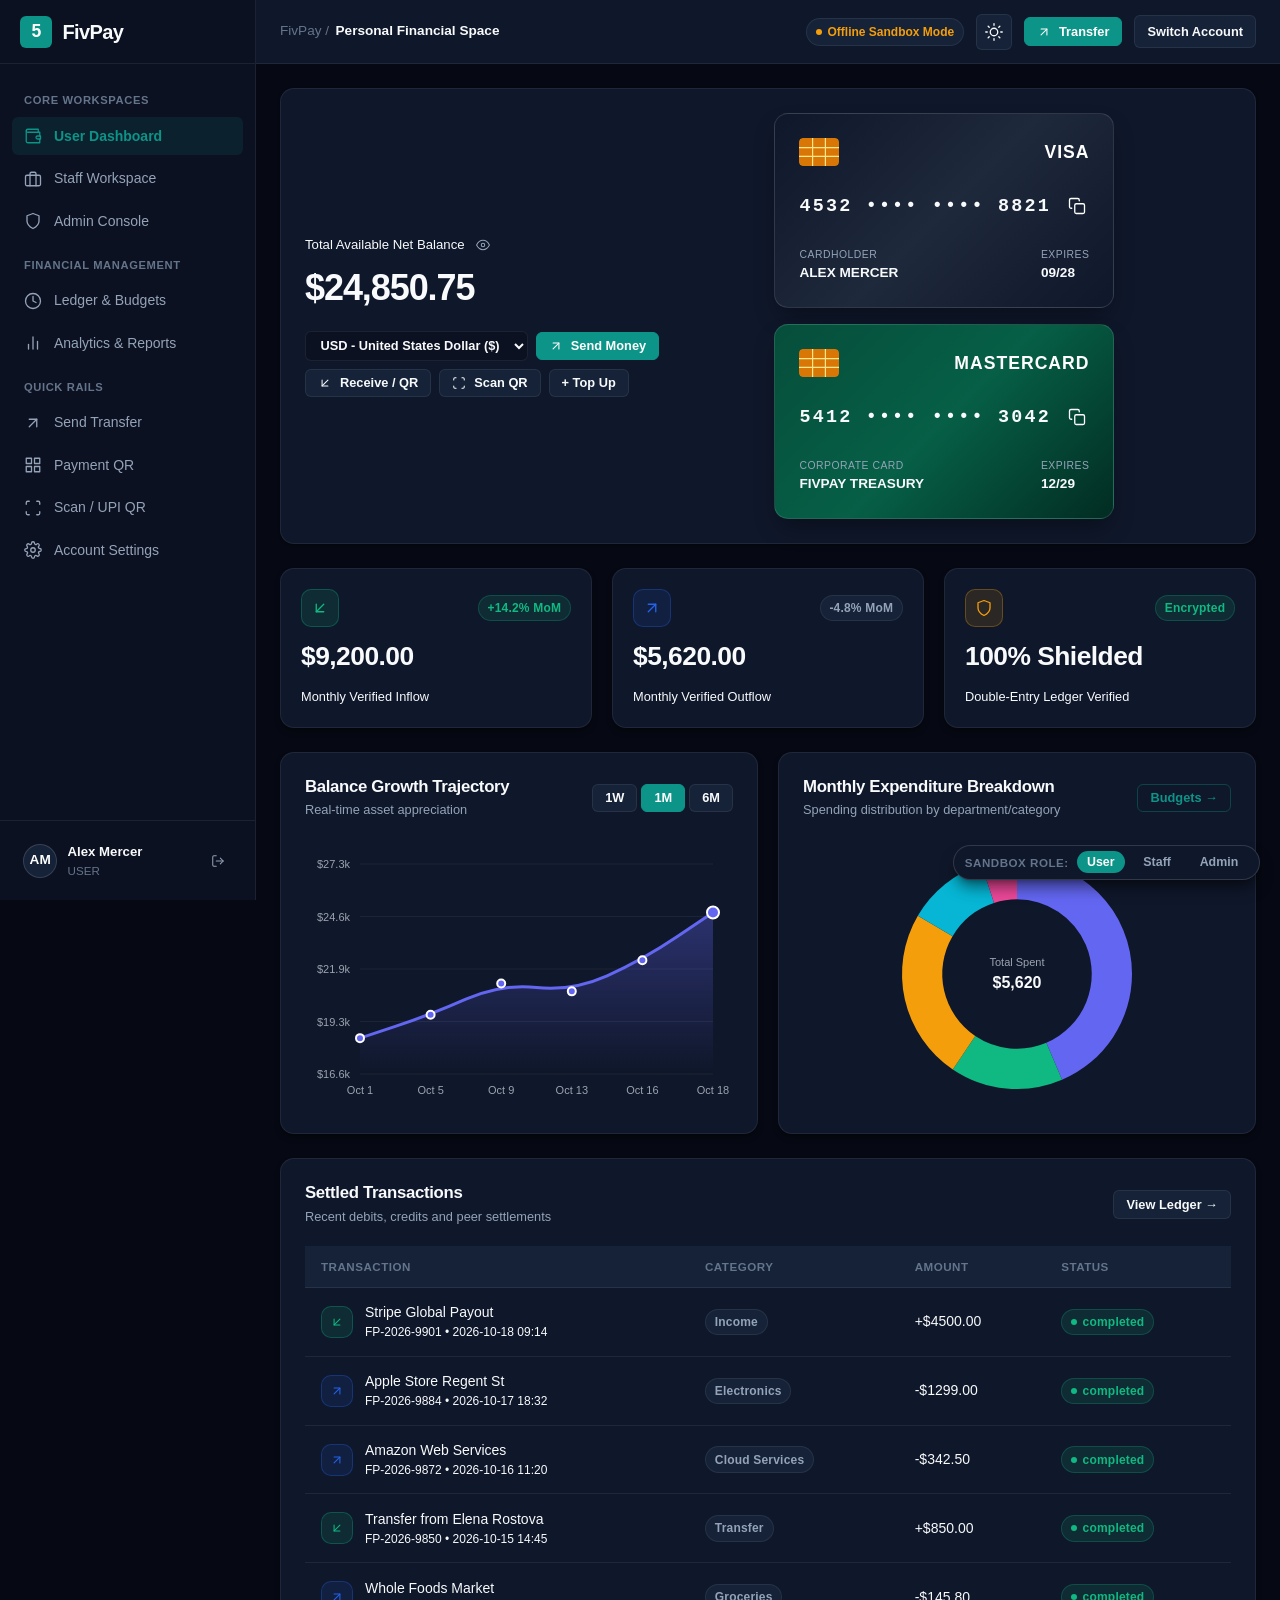
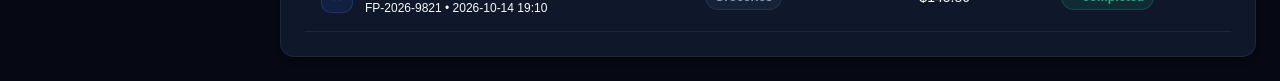
<file: frontend/index.html>
<!DOCTYPE html>
<html lang="en" data-theme="dark">
<head>
  <meta charset="UTF-8">
  <meta name="viewport" content="width=device-width, initial-scale=1.0">
  <title>FivPay - Institutional Digital Banking Platform</title>
  <link rel="stylesheet" href="css/style.css">
  <link rel="stylesheet" href="css/components.css">
  <link rel="stylesheet" href="css/dashboard.css">
</head>
<body>
  <!-- Toast Alert Notifications Root -->
  <div id="toast-container"></div>

  <!-- Floating Developer / Sandbox HUD -->
  <div class="sandbox-hud" title="Developer Workspace Switcher">
    <span style="font-size: 0.725rem; font-weight: 700; color: var(--text-muted); text-transform: uppercase; letter-spacing: 0.5px;">Sandbox Role:</span>
    <button class="hud-pill active" data-role="user">User</button>
    <button class="hud-pill" data-role="staff">Staff</button>
    <button class="hud-pill" data-role="admin">Admin</button>
  </div>

  <div class="app-container">
    <!-- ====================================================================
         1. SIDEBAR NAVIGATION
         ==================================================================== -->
    <aside class="sidebar">
      <div class="sidebar-header">
        <a href="#" class="brand-lockup">
          <div class="brand-emblem">5</div>
          <span>FivPay</span>
        </a>
      </div>

      <nav class="sidebar-nav">
        <div class="nav-category">Core Workspaces</div>

        <a href="#user-dashboard" class="nav-item active" data-view="user-dashboard">
          <svg class="icon-svg" viewBox="0 0 24 24"><path d="M21 12V7H5a2 2 0 0 1 0-4h14v4"/><path d="M3 5v14a2 2 0 0 0 2 2h16v-5"/><path d="M18 12a2 2 0 0 0 0 4h4v-4z"/></svg>
          <span>User Dashboard</span>
        </a>

        <a href="#staff-workspace" class="nav-item" data-view="staff-workspace">
          <svg class="icon-svg" viewBox="0 0 24 24"><rect x="2" y="7" width="20" height="14" rx="2" ry="2"/><path d="M16 21V5a2 2 0 0 0-2-2h-4a2 2 0 0 0-2 2v16"/></svg>
          <span>Staff Workspace</span>
        </a>

        <a href="#admin-dashboard" class="nav-item" data-view="admin-dashboard">
          <svg class="icon-svg" viewBox="0 0 24 24"><path d="M12 22s8-4 8-10V5l-8-3-8 3v7c0 6 8 10 8 10z"/></svg>
          <span>Admin Console</span>
        </a>

        <div class="nav-category">Financial Management</div>

        <a href="#transactions-budgets" class="nav-item" data-view="transactions-budgets">
          <svg class="icon-svg" viewBox="0 0 24 24"><circle cx="12" cy="12" r="10"/><path d="M12 6v6l4 2"/></svg>
          <span>Ledger & Budgets</span>
        </a>

        <a href="#analytics" class="nav-item" data-view="analytics">
          <svg class="icon-svg" viewBox="0 0 24 24"><line x1="18" y1="20" x2="18" y2="10"/><line x1="12" y1="20" x2="12" y2="4"/><line x1="6" y1="20" x2="6" y2="14"/></svg>
          <span>Analytics & Reports</span>
        </a>

        <div class="nav-category">Quick Rails</div>

        <a href="#" class="nav-item" onclick="window.app.openModal('modal-send-money')">
          <svg class="icon-svg" viewBox="0 0 24 24"><line x1="7" y1="17" x2="17" y2="7"/><polyline points="7 7 17 7 17 17"/></svg>
          <span>Send Transfer</span>
        </a>

        <a href="#" class="nav-item" onclick="window.app.openModal('modal-request-qr')">
          <svg class="icon-svg" viewBox="0 0 24 24"><rect x="3" y="3" width="7" height="7"/><rect x="14" y="3" width="7" height="7"/><rect x="14" y="14" width="7" height="7"/><rect x="3" y="14" width="7" height="7"/></svg>
          <span>Payment QR</span>
        </a>

        <a href="#" class="nav-item" onclick="window.app.openModal('modal-qr-scanner')">
          <svg class="icon-svg" viewBox="0 0 24 24"><path d="M3 7V5a2 2 0 0 1 2-2h2"/><path d="M17 3h2a2 2 0 0 1 2 2v2"/><path d="M21 17v2a2 2 0 0 1-2 2h-2"/><path d="M7 21H5a2 2 0 0 1-2-2v-2"/></svg>
          <span>Scan / UPI QR</span>
        </a>

        <a href="#settings" class="nav-item" data-view="settings">
          <svg class="icon-svg" viewBox="0 0 24 24"><circle cx="12" cy="12" r="3"/><path d="M19.4 15a1.65 1.65 0 0 0 .33 1.82l.06.06a2 2 0 0 1 0 2.83 2 2 0 0 1-2.83 0l-.06-.06a1.65 1.65 0 0 0-1.82-.33 1.65 1.65 0 0 0-1 1.51V21a2 2 0 0 1-2 2 2 2 0 0 1-2-2v-.09A1.65 1.65 0 0 0 9 19.4a1.65 1.65 0 0 0-1.82.33l-.06.06a2 2 0 0 1-2.83 0 2 2 0 0 1 0-2.83l.06-.06a1.65 1.65 0 0 0 .33-1.82 1.65 1.65 0 0 0-1.51-1H3a2 2 0 0 1-2-2 2 2 0 0 1 2-2h.09A1.65 1.65 0 0 0 4.6 9a1.65 1.65 0 0 0-.33-1.82l-.06-.06a2 2 0 0 1 0-2.83 2 2 0 0 1 2.83 0l.06.06a1.65 1.65 0 0 0 1.82.33H9a1.65 1.65 0 0 0 1-1.51V3a2 2 0 0 1 2-2 2 2 0 0 1 2 2v.09a1.65 1.65 0 0 0 1 1.51 1.65 1.65 0 0 0 1.82-.33l.06-.06a2 2 0 0 1 2.83 0 2 2 0 0 1 0 2.83l-.06.06a1.65 1.65 0 0 0-.33 1.82V9a1.65 1.65 0 0 0 1.51 1H21a2 2 0 0 1 2 2 2 2 0 0 1-2 2h-.09a1.65 1.65 0 0 0-1.51 1z"/></svg>
          <span>Account Settings</span>
        </a>
      </nav>

      <!-- Sidebar Bottom User Profile -->
      <div class="sidebar-footer">
        <div class="user-snippet">
          <div class="user-avatar-circle" id="sidebar-user-avatar">AM</div>
          <div class="user-meta-info">
            <div class="user-meta-name" id="sidebar-user-name">Alex Mercer</div>
            <div class="user-meta-role" id="sidebar-user-role">USER</div>
          </div>
          <button class="btn btn-ghost btn-icon" style="width: 28px; height: 28px;" title="Sign Out" onclick="window.authManager.logout()">
            <svg class="icon-svg sm" viewBox="0 0 24 24"><path d="M9 21H5a2 2 0 0 1-2-2V5a2 2 0 0 1 2-2h4"/><polyline points="16 17 21 12 16 7"/><line x1="21" y1="12" x2="9" y2="12"/></svg>
          </button>
        </div>
      </div>
    </aside>

    <!-- ====================================================================
         2. TOP BAR
         ==================================================================== -->
    <div class="main-wrapper">
      <header class="topbar">
        <div class="topbar-left">
          <div class="breadcrumb-trail">
            <span>FivPay /</span>
            <strong id="topbar-breadcrumb">Personal Financial Space</strong>
          </div>
        </div>

        <div class="topbar-right">
          <!-- Live API Connectivity Indicator -->
          <div id="api-health-badge" class="api-status-badge online" title="Flask REST API Status">
            <span class="badge-dot"></span> Checking API...
          </div>

          <!-- Theme Toggle -->
          <button class="btn btn-secondary btn-icon" id="btn-toggle-theme" title="Toggle Light / Dark Theme">
            <span id="theme-toggle-icon-wrap">
              <svg class="icon-svg" viewBox="0 0 24 24"><circle cx="12" cy="12" r="5"/><line x1="12" y1="1" x2="12" y2="3"/><line x1="12" y1="21" x2="12" y2="23"/><line x1="4.22" y1="4.22" x2="5.64" y2="5.64"/><line x1="18.36" y1="18.36" x2="19.78" y2="19.78"/><line x1="1" y1="12" x2="3" y2="12"/><line x1="21" y1="12" x2="23" y2="12"/><line x1="4.22" y1="19.78" x2="5.64" y2="18.36"/><line x1="18.36" y1="5.64" x2="19.78" y2="4.22"/></svg>
            </span>
          </button>

          <!-- Make Transfer Action -->
          <button class="btn btn-primary btn-sm" onclick="window.app.openModal('modal-send-money')">
            <svg class="icon-svg sm" viewBox="0 0 24 24"><line x1="7" y1="17" x2="17" y2="7"/><polyline points="7 7 17 7 17 17"/></svg>
            <span>Transfer</span>
          </button>

          <a href="auth.html" class="btn btn-secondary btn-sm" title="Go to Auth Screen">
            <span>Switch Account</span>
          </a>
        </div>
      </header>

      <!-- ====================================================================
           3. MAIN PAGE WORKSPACE VIEWS
           ==================================================================== -->
      <main class="page-container">

        <!-- VIEW A: USER DASHBOARD -->
        <section id="view-user-dashboard" class="workspace-section active stagger-1">
          <!-- Balance Overview Hero -->
          <div class="balance-overview-hero">
            <div>
              <div class="flex items-center gap-2">
                <span class="text-secondary" style="font-size: 0.825rem; font-weight: 500;">Total Available Net Balance</span>
                <button class="btn btn-ghost btn-sm" id="btn-toggle-balance" style="padding: 2px;" title="Hide/Show Balance">
                  <svg class="icon-svg sm" viewBox="0 0 24 24"><path d="M1 12s4-8 11-8 11 8 11 8-4 8-11 8-11-8-11-8z"/><circle cx="12" cy="12" r="3"/></svg>
                </button>
              </div>

              <div class="balance-headline tabular-nums" id="user-balance-amount">$24,850.75</div>

              <div class="flex items-center gap-2" style="flex-wrap: wrap;">
                <select class="form-control" id="currency-selector-btn" style="width: auto; padding: 0.35rem 0.65rem; font-size: 0.8rem; font-weight: 600;">
                  <option value="USD">USD - United States Dollar ($)</option>
                  <option value="EUR">EUR - Euro (€)</option>
                  <option value="GBP">GBP - British Pound (£)</option>
                </select>

                <button class="btn btn-primary btn-sm" onclick="window.app.openModal('modal-send-money')">
                  <svg class="icon-svg sm" viewBox="0 0 24 24"><line x1="7" y1="17" x2="17" y2="7"/><polyline points="7 7 17 7 17 17"/></svg>
                  <span>Send Money</span>
                </button>
                <button class="btn btn-secondary btn-sm" onclick="window.app.openModal('modal-request-qr')">
                  <svg class="icon-svg sm" viewBox="0 0 24 24"><line x1="17" y1="7" x2="7" y2="17"/><polyline points="17 17 7 17 7 7"/></svg>
                  <span>Receive / QR</span>
                </button>
                <button class="btn btn-secondary btn-sm" id="btn-action-scan">
                  <svg class="icon-svg sm" viewBox="0 0 24 24"><path d="M3 7V5a2 2 0 0 1 2-2h2"/><path d="M17 3h2a2 2 0 0 1 2 2v2"/><path d="M21 17v2a2 2 0 0 1-2 2h-2"/><path d="M7 21H5a2 2 0 0 1-2-2v-2"/></svg>
                  <span>Scan QR</span>
                </button>
                <button class="btn btn-secondary btn-sm" onclick="window.app.openModal('modal-top-up')">
                  <span>+ Top Up</span>
                </button>
              </div>
            </div>

            <!-- Virtual Cards Container -->
            <div id="virtual-cards-container" style="display: flex; gap: 1rem; flex-wrap: wrap;"></div>
          </div>

          <!-- 3-Column Metrics Row -->
          <div class="grid-3" style="margin-bottom: 1.5rem;">
            <div class="card stat-card">
              <div class="flex justify-between items-center">
                <div class="stat-icon-wrapper emerald">
                  <svg class="icon-svg" viewBox="0 0 24 24"><line x1="17" y1="7" x2="7" y2="17"/><polyline points="17 17 7 17 7 7"/></svg>
                </div>
                <span class="badge badge-emerald">+14.2% MoM</span>
              </div>
              <div class="stat-value tabular-nums text-success">$9,200.00</div>
              <div class="text-secondary" style="font-size: 0.8rem;">Monthly Verified Inflow</div>
            </div>

            <div class="card stat-card">
              <div class="flex justify-between items-center">
                <div class="stat-icon-wrapper blue">
                  <svg class="icon-svg" viewBox="0 0 24 24"><line x1="7" y1="17" x2="17" y2="7"/><polyline points="7 7 17 7 17 17"/></svg>
                </div>
                <span class="badge badge-neutral">-4.8% MoM</span>
              </div>
              <div class="stat-value tabular-nums text-primary">$5,620.00</div>
              <div class="text-secondary" style="font-size: 0.8rem;">Monthly Verified Outflow</div>
            </div>

            <div class="card stat-card">
              <div class="flex justify-between items-center">
                <div class="stat-icon-wrapper amber">
                  <svg class="icon-svg" viewBox="0 0 24 24"><path d="M12 22s8-4 8-10V5l-8-3-8 3v7c0 6 8 10 8 10z"/></svg>
                </div>
                <span class="badge badge-emerald">Encrypted</span>
              </div>
              <div class="stat-value tabular-nums">100% Shielded</div>
              <div class="text-secondary" style="font-size: 0.8rem;">Double-Entry Ledger Verified</div>
            </div>
          </div>

          <!-- Charts 2-Column Row -->
          <div class="grid-2" style="margin-bottom: 1.5rem;">
            <div class="card">
              <div class="card-header">
                <div>
                  <h3 class="card-title">Balance Growth Trajectory</h3>
                  <div class="card-subtitle">Real-time asset appreciation</div>
                </div>
                <div class="flex gap-1">
                  <button class="btn btn-secondary btn-sm" onclick="window.fivpayCharts.renderBalanceTrend('chart-balance-trend', '1W')">1W</button>
                  <button class="btn btn-primary btn-sm" onclick="window.fivpayCharts.renderBalanceTrend('chart-balance-trend', '1M')">1M</button>
                  <button class="btn btn-secondary btn-sm" onclick="window.fivpayCharts.renderBalanceTrend('chart-balance-trend', '6M')">6M</button>
                </div>
              </div>
              <div class="chart-box">
                <canvas id="chart-balance-trend"></canvas>
              </div>
            </div>

            <div class="card">
              <div class="card-header">
                <div>
                  <h3 class="card-title">Monthly Expenditure Breakdown</h3>
                  <div class="card-subtitle">Spending distribution by department/category</div>
                </div>
                <button class="btn btn-outline btn-sm" onclick="window.app.switchView('transactions-budgets')">
                  Budgets →
                </button>
              </div>
              <div class="chart-box">
                <canvas id="chart-category-donut"></canvas>
              </div>
            </div>
          </div>

          <!-- Recent Activity Table -->
          <div class="card">
            <div class="card-header">
              <div>
                <h3 class="card-title">Settled Transactions</h3>
                <div class="card-subtitle">Recent debits, credits and peer settlements</div>
              </div>
              <button class="btn btn-secondary btn-sm" onclick="window.app.switchView('transactions-budgets')">
                View Ledger →
              </button>
            </div>
            <div class="table-responsive">
              <table class="table">
                <thead>
                  <tr>
                    <th>Transaction</th>
                    <th>Category</th>
                    <th>Amount</th>
                    <th>Status</th>
                  </tr>
                </thead>
                <tbody id="recent-transactions-list"></tbody>
              </table>
            </div>
          </div>
        </section>

        <!-- VIEW B: STAFF EXPENSE WORKSPACE -->
        <section id="view-staff-workspace" class="workspace-section stagger-1">
          <div class="page-header-row">
            <div>
              <h1>Staff Corporate Expenses</h1>
              <p>Submit company expense claims, track administrative approvals, and upload receipts.</p>
            </div>
            <button class="btn btn-primary btn-sm" onclick="window.app.openModal('modal-submit-expense')">
              <svg class="icon-svg sm" viewBox="0 0 24 24"><line x1="12" y1="5" x2="12" y2="19"/><line x1="5" y1="12" x2="19" y2="12"/></svg>
              <span>File Expense Claim</span>
            </button>
          </div>

          <!-- Summary Metric Cards -->
          <div class="grid-3" style="margin-bottom: 1.5rem;">
            <div class="card stat-card">
              <div class="stat-icon-wrapper blue">
                <svg class="icon-svg" viewBox="0 0 24 24"><rect x="2" y="7" width="20" height="14" rx="2" ry="2"/><path d="M16 21V5a2 2 0 0 0-2-2h-4a2 2 0 0 0-2 2v16"/></svg>
              </div>
              <div class="stat-value tabular-nums">$2,035.49</div>
              <div class="text-secondary" style="font-size: 0.8rem;">Total Claimed (YTD)</div>
            </div>

            <div class="card stat-card">
              <div class="stat-icon-wrapper emerald">
                <svg class="icon-svg" viewBox="0 0 24 24"><polyline points="20 6 9 17 4 12"/></svg>
              </div>
              <div class="stat-value tabular-nums">$274.99</div>
              <div class="text-secondary" style="font-size: 0.8rem;">Approved & Settled</div>
            </div>

            <div class="card stat-card">
              <div class="stat-icon-wrapper amber">
                <svg class="icon-svg" viewBox="0 0 24 24"><circle cx="12" cy="12" r="10"/><path d="M12 6v6l4 2"/></svg>
              </div>
              <div class="stat-value tabular-nums">1 Pending</div>
              <div class="text-secondary" style="font-size: 0.8rem;">Awaiting Admin Review</div>
            </div>
          </div>

          <!-- Submitted Expenses Table -->
          <div class="card">
            <div class="card-header">
              <h3 class="card-title">My Filed Expense Ledger</h3>
            </div>
            <div class="table-responsive">
              <table class="table">
                <thead>
                  <tr>
                    <th>Claim #</th>
                    <th>Category & Purpose</th>
                    <th>Amount</th>
                    <th>Date</th>
                    <th>Receipt</th>
                    <th>Status</th>
                  </tr>
                </thead>
                <tbody id="staff-expenses-table-body"></tbody>
              </table>
            </div>
          </div>
        </section>

        <!-- VIEW C: ADMIN DASHBOARD -->
        <section id="view-admin-dashboard" class="workspace-section stagger-1">
          <div class="page-header-row">
            <div>
              <h1>Platform Master Administration</h1>
              <p>Supervise user accounts, enforce security controls, approve staff expenses, and inspect audit logs.</p>
            </div>
            <span class="badge badge-blue">Restricted: Administrator Access</span>
          </div>

          <!-- Operational Metrics Grid -->
          <div class="grid-4" style="margin-bottom: 1.5rem;">
            <div class="card stat-card">
              <div class="text-secondary" style="font-size: 0.75rem; text-transform: uppercase;">Gross Settlement Volume</div>
              <div class="stat-value tabular-nums" id="admin-stat-volume">$42,891,420.00</div>
              <div class="text-muted" style="font-size: 0.75rem;">All Historical Rails</div>
            </div>

            <div class="card stat-card">
              <div class="text-secondary" style="font-size: 0.75rem; text-transform: uppercase;">Total Registered Users</div>
              <div class="stat-value tabular-nums" id="admin-stat-users">14,892</div>
              <div class="text-muted" style="font-size: 0.75rem;">Multi-role Accounts</div>
            </div>

            <div class="card stat-card">
              <div class="text-secondary" style="font-size: 0.75rem; text-transform: uppercase;">Tier-1 Reserve Liquidity</div>
              <div class="stat-value tabular-nums" id="admin-stat-reserve">$180,500,000.00</div>
              <div class="text-muted" style="font-size: 0.75rem;">Guaranteed Balances</div>
            </div>

            <div class="card stat-card">
              <div class="text-secondary" style="font-size: 0.75rem; text-transform: uppercase;">Pending Expense Claims</div>
              <div class="stat-value tabular-nums text-accent" id="admin-stat-pending">1</div>
              <div class="text-muted" style="font-size: 0.75rem;">Needs Immediate Review</div>
            </div>
          </div>

          <!-- Expense Approval Queue -->
          <div class="card" style="margin-bottom: 1.5rem;">
            <div class="card-header">
              <div>
                <h3 class="card-title">Pending Staff Expense Approval Queue</h3>
                <div class="card-subtitle">Authorize or reject business expenditures with audit logging</div>
              </div>
            </div>
            <div class="table-responsive">
              <table class="table">
                <thead>
                  <tr>
                    <th>Claim #</th>
                    <th>Staff Member</th>
                    <th>Category</th>
                    <th>Amount</th>
                    <th>Description</th>
                    <th>Action</th>
                  </tr>
                </thead>
                <tbody id="admin-expense-queue-body"></tbody>
              </table>
            </div>
          </div>

          <!-- User Management & Audit Log 2-Column Grid -->
          <div class="grid-2">
            <!-- User Table -->
            <div class="card">
              <div class="card-header">
                <h3 class="card-title">Network Accounts & Roles</h3>
              </div>
              <div class="table-responsive">
                <table class="table">
                  <thead>
                    <tr>
                      <th>User</th>
                      <th>Role</th>
                      <th>Balance</th>
                      <th>Status</th>
                      <th>Action</th>
                    </tr>
                  </thead>
                  <tbody id="admin-users-table"></tbody>
                </table>
              </div>
            </div>

            <!-- Audit Logs -->
            <div class="card">
              <div class="card-header">
                <h3 class="card-title">Security & Audit Event Stream</h3>
              </div>
              <div class="table-responsive">
                <table class="table">
                  <thead>
                    <tr>
                      <th>Timestamp</th>
                      <th>Action</th>
                      <th>Resource</th>
                      <th>IP</th>
                    </tr>
                  </thead>
                  <tbody id="admin-audit-logs-body"></tbody>
                </table>
              </div>
            </div>
          </div>
        </section>

        <!-- VIEW D: TRANSACTIONS & BUDGETS -->
        <section id="view-transactions-budgets" class="workspace-section stagger-1">
          <div class="page-header-row">
            <div>
              <h1>Ledger & Spending Budgets</h1>
              <p>Audit full double-entry transaction history, export CSV summaries, and manage monthly limits.</p>
            </div>
            <div class="flex gap-2">
              <button class="btn btn-secondary btn-sm" id="btn-export-tx">
                <svg class="icon-svg sm" viewBox="0 0 24 24"><path d="M21 15v4a2 2 0 0 1-2 2H5a2 2 0 0 1-2-2v-4"/><polyline points="7 10 12 15 17 10"/><line x1="12" y1="15" x2="12" y2="3"/></svg>
                <span>Export CSV</span>
              </button>
              <button class="btn btn-primary btn-sm" onclick="window.app.openModal('modal-add-budget')">
                <svg class="icon-svg sm" viewBox="0 0 24 24"><line x1="12" y1="5" x2="12" y2="19"/><line x1="5" y1="12" x2="19" y2="12"/></svg>
                <span>Add Budget</span>
              </button>
            </div>
          </div>

          <!-- Active Budgets Grid -->
          <div class="card" style="margin-bottom: 1.5rem;">
            <div class="card-header">
              <h3 class="card-title">Monthly Budget Allocations</h3>
            </div>
            <div class="grid-3" id="budgets-grid-container" style="gap: 1.25rem;"></div>
          </div>

          <!-- Comprehensive Transactions Filter & Ledger -->
          <div class="card">
            <div class="card-header">
              <h3 class="card-title">Master Financial Ledger</h3>
              <div class="flex gap-2" style="flex-wrap: wrap;">
                <input type="text" id="tx-search-input" class="form-control" style="width: 220px; padding: 0.45rem 0.85rem;" placeholder="Search references or notes...">
                <select id="tx-category-filter" class="form-control" style="width: 160px; padding: 0.45rem 0.85rem;">
                  <option value="all">All Categories</option>
                  <option value="Income">Income</option>
                  <option value="Transfer">Transfer</option>
                  <option value="Electronics">Electronics</option>
                  <option value="Cloud Services">Cloud Services</option>
                  <option value="Groceries">Groceries</option>
                  <option value="Travel">Travel</option>
                </select>
              </div>
            </div>

            <div class="table-responsive">
              <table class="table">
                <thead>
                  <tr>
                    <th>Transaction</th>
                    <th>Counterparty</th>
                    <th>Category</th>
                    <th>Timestamp</th>
                    <th>Amount</th>
                    <th>Status</th>
                  </tr>
                </thead>
                <tbody id="full-transactions-table-body"></tbody>
              </table>
            </div>
          </div>
        </section>

        <!-- VIEW E: CHARTS & ANALYTICS -->
        <section id="view-analytics" class="workspace-section stagger-1">
          <div class="page-header-row">
            <div>
              <h1>Financial Analytics & Cash Flow Engine</h1>
              <p>Granular cash velocity, monthly inflow vs outflow comparisons, and portfolio trajectory.</p>
            </div>
            <button class="btn btn-secondary btn-sm" onclick="window.fivpayCharts.refreshAll()">
              <span>Refresh Charts</span>
            </button>
          </div>

          <div class="grid-2">
            <div class="card">
              <div class="card-header">
                <div>
                  <h3 class="card-title">Cash Flow: Monthly Inflow vs Outflow</h3>
                  <div class="card-subtitle">Comparison in USD ($)</div>
                </div>
              </div>
              <div class="chart-box">
                <canvas id="chart-cash-flow"></canvas>
              </div>
            </div>

            <div class="card">
              <div class="card-header">
                <div>
                  <h3 class="card-title">Portfolio Capital Growth</h3>
                  <div class="card-subtitle">Historical asset accumulation curve</div>
                </div>
              </div>
              <div class="chart-box">
                <canvas id="chart-analytics-trend"></canvas>
              </div>
            </div>
          </div>
        </section>

        <!-- VIEW F: ACCOUNT SETTINGS & PROFILE -->
        <section id="view-settings" class="workspace-section stagger-1">
          <div class="page-header-row">
            <div>
              <h1>Account Settings & Security</h1>
              <p>Manage personal credentials, verify account numbers, and inspect security parameters.</p>
            </div>
          </div>

          <div class="grid-2">
            <div class="card">
              <div class="card-header">
                <h3 class="card-title">Profile Credentials</h3>
              </div>
              <div class="form-group">
                <label class="form-label">Full Name</label>
                <input type="text" id="settings-name" class="form-control" readonly>
              </div>
              <div class="form-group">
                <label class="form-label">Verified Email Address</label>
                <input type="email" id="settings-email" class="form-control" readonly>
              </div>
              <div class="form-group">
                <label class="form-label">FivPay Account Number</label>
                <input type="text" id="settings-acc" class="form-control tabular-nums" readonly>
              </div>
              <div class="form-group">
                <label class="form-label">Assigned Authorization Tier</label>
                <input type="text" id="settings-role" class="form-control" readonly>
              </div>
            </div>

            <div class="card">
              <div class="card-header">
                <h3 class="card-title">Security & Limits</h3>
              </div>
              <div class="form-group">
                <label class="form-label">Daily Transfer Limit</label>
                <input type="text" class="form-control tabular-nums" value="$50,000.00 USD" readonly>
              </div>
              <div class="form-group">
                <label class="form-label">Two-Factor Authentication (2FA)</label>
                <div class="flex items-center justify-between" style="padding: 0.5rem 0;">
                  <span>Hardware & App Authenticator</span>
                  <span class="badge badge-emerald">Enabled</span>
                </div>
              </div>
              <div class="form-group">
                <label class="form-label">Password Protection</label>
                <button class="btn btn-secondary btn-sm" onclick="alert('Demo environment: Passwords hashed with scrypt in backend.')">
                  Update Password
                </button>
              </div>
            </div>
          </div>
        </section>

      </main>
    </div>
  </div>

  <!-- ====================================================================
       4. MODALS & DIALOGS
       ==================================================================== -->

  <!-- MODAL 1: SEND MONEY (STEP 1) -->
  <div class="modal-overlay" id="modal-send-money">
    <div class="modal-dialog">
      <div class="modal-header">
        <h3 class="modal-title">Authorize Transfer</h3>
        <button class="modal-close" data-close-modal>
          <svg class="icon-svg" viewBox="0 0 24 24"><line x1="18" y1="6" x2="6" y2="18"/><line x1="6" y1="6" x2="18" y2="18"/></svg>
        </button>
      </div>
      <form id="form-send-money">
        <div class="modal-body">
          <div style="margin-bottom: 1.25rem;">
            <div class="form-label" style="margin-bottom: 0.5rem;">Frequent Payees</div>
            <div class="flex gap-2" style="flex-wrap: wrap;">
              <button type="button" class="btn btn-secondary btn-sm" onclick="window.paymentsEngine.selectContact('Elena Rostova', 'elena.r@finmail.com')">
                <span>Elena Rostova</span>
              </button>
              <button type="button" class="btn btn-secondary btn-sm" onclick="window.paymentsEngine.selectContact('Sarah Jenkins', 'sarah.compliance@fivpay.com')">
                <span>Sarah (Staff)</span>
              </button>
              <button type="button" class="btn btn-secondary btn-sm" onclick="window.paymentsEngine.selectContact('Marcus Vance', 'marcus.admin@fivpay.com')">
                <span>Marcus (Admin)</span>
              </button>
            </div>
          </div>

          <div class="form-group">
            <label class="form-label" for="payment-recipient">Recipient Account Number or Email</label>
            <input type="text" id="payment-recipient" class="form-control" placeholder="e.g. FP-1092-7482-11 or elena.r@finmail.com" required>
          </div>

          <div class="form-group">
            <label class="form-label" for="payment-amount">Amount (USD)</label>
            <div class="input-with-icon">
              <span class="input-icon-left" style="font-weight: 700;">$</span>
              <input type="number" step="0.01" min="1" id="payment-amount" class="form-control tabular-nums" placeholder="0.00" required>
            </div>
          </div>

          <div class="form-group">
            <label class="form-label" for="payment-category">Classification</label>
            <select id="payment-category" class="form-control">
              <option value="Transfer">Peer-to-Peer Transfer</option>
              <option value="Dining">Food & Dining</option>
              <option value="Travel">Travel & Lodging</option>
              <option value="Services">Services & Contractors</option>
              <option value="Electronics">Electronics & Hardware</option>
            </select>
          </div>

          <div class="form-group">
            <label class="form-label" for="payment-note">Memo / Reference</label>
            <input type="text" id="payment-note" class="form-control" placeholder="Payment description">
          </div>
        </div>
        <div class="modal-footer">
          <button type="button" class="btn btn-secondary" data-close-modal>Cancel</button>
          <button type="submit" class="btn btn-primary">Review & Verify →</button>
        </div>
      </form>
    </div>
  </div>

  <!-- MODAL 2: 2-STEP CONFIRMATION (STEP 2) -->
  <div class="modal-overlay" id="modal-confirm-payment">
    <div class="modal-dialog">
      <div class="modal-header">
        <h3 class="modal-title">Verification Required</h3>
        <button class="modal-close" data-close-modal>
          <svg class="icon-svg" viewBox="0 0 24 24"><line x1="18" y1="6" x2="6" y2="18"/><line x1="6" y1="6" x2="18" y2="18"/></svg>
        </button>
      </div>
      <div class="modal-body">
        <div id="confirm-payment-summary"></div>
      </div>
      <div class="modal-footer">
        <button type="button" class="btn btn-secondary" data-close-modal>Cancel</button>
        <button type="button" class="btn btn-primary" id="btn-confirm-transfer">
          Authorize & Settle Funds
        </button>
      </div>
    </div>
  </div>

  <!-- MODAL 3: DIGITAL RECEIPT (STEP 3) -->
  <div class="modal-overlay" id="modal-receipt">
    <div class="modal-dialog">
      <div class="modal-header">
        <h3 class="modal-title">Settlement Receipt</h3>
        <button class="modal-close" data-close-modal>
          <svg class="icon-svg" viewBox="0 0 24 24"><line x1="18" y1="6" x2="6" y2="18"/><line x1="6" y1="6" x2="18" y2="18"/></svg>
        </button>
      </div>
      <div class="modal-body">
        <div id="receipt-modal-content"></div>
      </div>
      <div class="modal-footer">
        <button type="button" class="btn btn-secondary" onclick="window.print()">Print Receipt</button>
        <button type="button" class="btn btn-primary" data-close-modal>Done</button>
      </div>
    </div>
  </div>

  <!-- MODAL 4: REQUEST MONEY & QR GENERATION -->
  <div class="modal-overlay" id="modal-request-qr">
    <div class="modal-dialog">
      <div class="modal-header">
        <h3 class="modal-title">Payment Request QR Code</h3>
        <button class="modal-close" data-close-modal>
          <svg class="icon-svg" viewBox="0 0 24 24"><line x1="18" y1="6" x2="6" y2="18"/><line x1="6" y1="6" x2="18" y2="18"/></svg>
        </button>
      </div>
      <div class="modal-body" style="text-align: center;">
        <p style="margin-bottom: 1rem; font-size: 0.85rem;">Scannable QR payload formatted with cryptographic reference.</p>
        <div style="display: flex; justify-content: center; margin: 1rem 0;">
          <canvas id="request-qr-canvas" style="border-radius: var(--radius-sm); border: 1px solid var(--border-subtle); background: white; padding: 10px;"></canvas>
        </div>
        <div class="form-group" style="text-align: left;">
          <label class="form-label" for="request-amount">Specific Requested Amount ($ USD)</label>
          <input type="number" step="0.01" id="request-amount" class="form-control tabular-nums" placeholder="e.g. 100.00">
        </div>
        <div class="form-group" style="text-align: left;">
          <label class="form-label" for="request-note">Transaction Note</label>
          <input type="text" id="request-note" class="form-control" placeholder="e.g. Invoice #102">
        </div>
      </div>
      <div class="modal-footer">
        <button type="button" class="btn btn-secondary" onclick="navigator.clipboard.writeText('fivpay://pay?acc=FP-8829-4102-99'); window.app.showToast('Copied payment URI', 'success');">
          Copy Payment URI
        </button>
        <button type="button" class="btn btn-primary" data-close-modal>Close</button>
      </div>
    </div>
  </div>

  <!-- MODAL 5: QR SCANNER & UPI DECODER -->
  <div class="modal-overlay" id="modal-qr-scanner">
    <div class="modal-dialog">
      <div class="modal-header">
        <h3 class="modal-title">Scan QR / UPI Payload</h3>
        <button class="modal-close" data-close-modal>
          <svg class="icon-svg" viewBox="0 0 24 24"><line x1="18" y1="6" x2="6" y2="18"/><line x1="6" y1="6" x2="18" y2="18"/></svg>
        </button>
      </div>
      <div class="modal-body">
        <div class="scanner-box">
          <video id="scanner-video" class="scanner-video-feed" autoplay playsinline muted></video>
          <div class="scanner-reticle">
            <div class="scanner-laser-bar"></div>
          </div>
        </div>

        <div style="margin-bottom: 1rem;">
          <button type="button" class="btn btn-primary w-full" id="btn-simulate-qr-scan" style="padding: 0.65rem;">
            Simulate Camera Detection
          </button>
        </div>

        <div class="form-group">
          <label class="form-label">Or Paste QR / UPI String Manually</label>
          <div class="flex gap-2">
            <input type="text" id="manual-qr-input" class="form-control" placeholder="e.g. upi://pay?pa=merchant@okhdfcbank&am=150.00">
            <button type="button" class="btn btn-secondary" id="btn-decode-manual-qr">Decode</button>
          </div>
        </div>
      </div>
      <div class="modal-footer">
        <button type="button" class="btn btn-secondary" data-close-modal>Close Scanner</button>
      </div>
    </div>
  </div>

  <!-- MODAL 6: STAFF SUBMIT EXPENSE -->
  <div class="modal-overlay" id="modal-submit-expense">
    <div class="modal-dialog">
      <div class="modal-header">
        <h3 class="modal-title">File Corporate Business Expense</h3>
        <button class="modal-close" data-close-modal>
          <svg class="icon-svg" viewBox="0 0 24 24"><line x1="18" y1="6" x2="6" y2="18"/><line x1="6" y1="6" x2="18" y2="18"/></svg>
        </button>
      </div>
      <form id="form-submit-expense">
        <div class="modal-body">
          <div class="form-group">
            <label class="form-label" for="expense-amount">Amount ($ USD)</label>
            <input type="number" step="0.01" min="1" id="expense-amount" class="form-control tabular-nums" placeholder="0.00" required>
          </div>

          <div class="form-group">
            <label class="form-label" for="expense-category">Expense Category</label>
            <select id="expense-category" class="form-control" required>
              <option value="Software Subscription">Software Subscription</option>
              <option value="Client Relations">Client Relations & Dining</option>
              <option value="Hardware & Office">Hardware & Workstation</option>
              <option value="Travel & Conference">Travel & Conference</option>
              <option value="Legal & Advisory">Legal & Advisory</option>
            </select>
          </div>

          <div class="form-group">
            <label class="form-label" for="expense-date">Expense Incurred Date</label>
            <input type="date" id="expense-date" class="form-control" required>
          </div>

          <div class="form-group">
            <label class="form-label" for="expense-desc">Business Purpose Description</label>
            <textarea id="expense-desc" class="form-control" rows="3" placeholder="Provide detailed justification for administrative review..." required></textarea>
          </div>
        </div>
        <div class="modal-footer">
          <button type="button" class="btn btn-secondary" data-close-modal>Cancel</button>
          <button type="submit" class="btn btn-primary">Submit for Approval</button>
        </div>
      </form>
    </div>
  </div>

  <!-- MODAL 7: ADD BUDGET -->
  <div class="modal-overlay" id="modal-add-budget">
    <div class="modal-dialog">
      <div class="modal-header">
        <h3 class="modal-title">New Monthly Spending Budget</h3>
        <button class="modal-close" data-close-modal>
          <svg class="icon-svg" viewBox="0 0 24 24"><line x1="18" y1="6" x2="6" y2="18"/><line x1="6" y1="6" x2="18" y2="18"/></svg>
        </button>
      </div>
      <form id="form-add-budget">
        <div class="modal-body">
          <div class="form-group">
            <label class="form-label" for="budget-category-name">Budget Category Name</label>
            <input type="text" id="budget-category-name" class="form-control" placeholder="e.g. Cloud Infrastructure" required>
          </div>
          <div class="form-group">
            <label class="form-label" for="budget-limit-amount">Monthly Allocation ($ USD)</label>
            <input type="number" id="budget-limit-amount" class="form-control tabular-nums" placeholder="1000" required>
          </div>
          <div class="form-group">
            <label class="form-label" for="budget-color-picker">Chart Accent Color</label>
            <input type="color" id="budget-color-picker" class="form-control" value="#0D9488" style="height: 40px; padding: 2px;">
          </div>
        </div>
        <div class="modal-footer">
          <button type="button" class="btn btn-secondary" data-close-modal>Cancel</button>
          <button type="submit" class="btn btn-primary">Create Budget</button>
        </div>
      </form>
    </div>
  </div>

  <!-- MODAL 8: TOP UP -->
  <div class="modal-overlay" id="modal-top-up">
    <div class="modal-dialog">
      <div class="modal-header">
        <h3 class="modal-title">Simulate Account Top Up</h3>
        <button class="modal-close" data-close-modal>
          <svg class="icon-svg" viewBox="0 0 24 24"><line x1="18" y1="6" x2="6" y2="18"/><line x1="6" y1="6" x2="18" y2="18"/></svg>
        </button>
      </div>
      <div class="modal-body">
        <p style="margin-bottom: 1.25rem; font-size: 0.85rem;">Deposit test balance into your primary USD wallet account.</p>
        <div class="grid-2" style="gap: 0.75rem;">
          <button type="button" class="btn btn-secondary topup-quick-btn" data-amount="500">+$500 USD</button>
          <button type="button" class="btn btn-secondary topup-quick-btn" data-amount="1000">+$1,000 USD</button>
          <button type="button" class="btn btn-secondary topup-quick-btn" data-amount="2500">+$2,500 USD</button>
          <button type="button" class="btn btn-secondary topup-quick-btn" data-amount="5000">+$5,000 USD</button>
        </div>
      </div>
      <div class="modal-footer">
        <button type="button" class="btn btn-secondary" data-close-modal>Cancel</button>
      </div>
    </div>
  </div>

  <!-- JAVASCRIPT MODULES -->
  <script src="js/config.js"></script>
  <script src="js/icons.js"></script>
  <script src="js/api.js"></script>
  <script src="js/mock-data.js"></script>
  <script src="js/auth.js"></script>
  <script src="js/qr-engine.js"></script>
  <script src="js/charts.js"></script>
  <script src="js/payments.js"></script>
  <script src="js/app.js"></script>
</body>
</html>
</file>
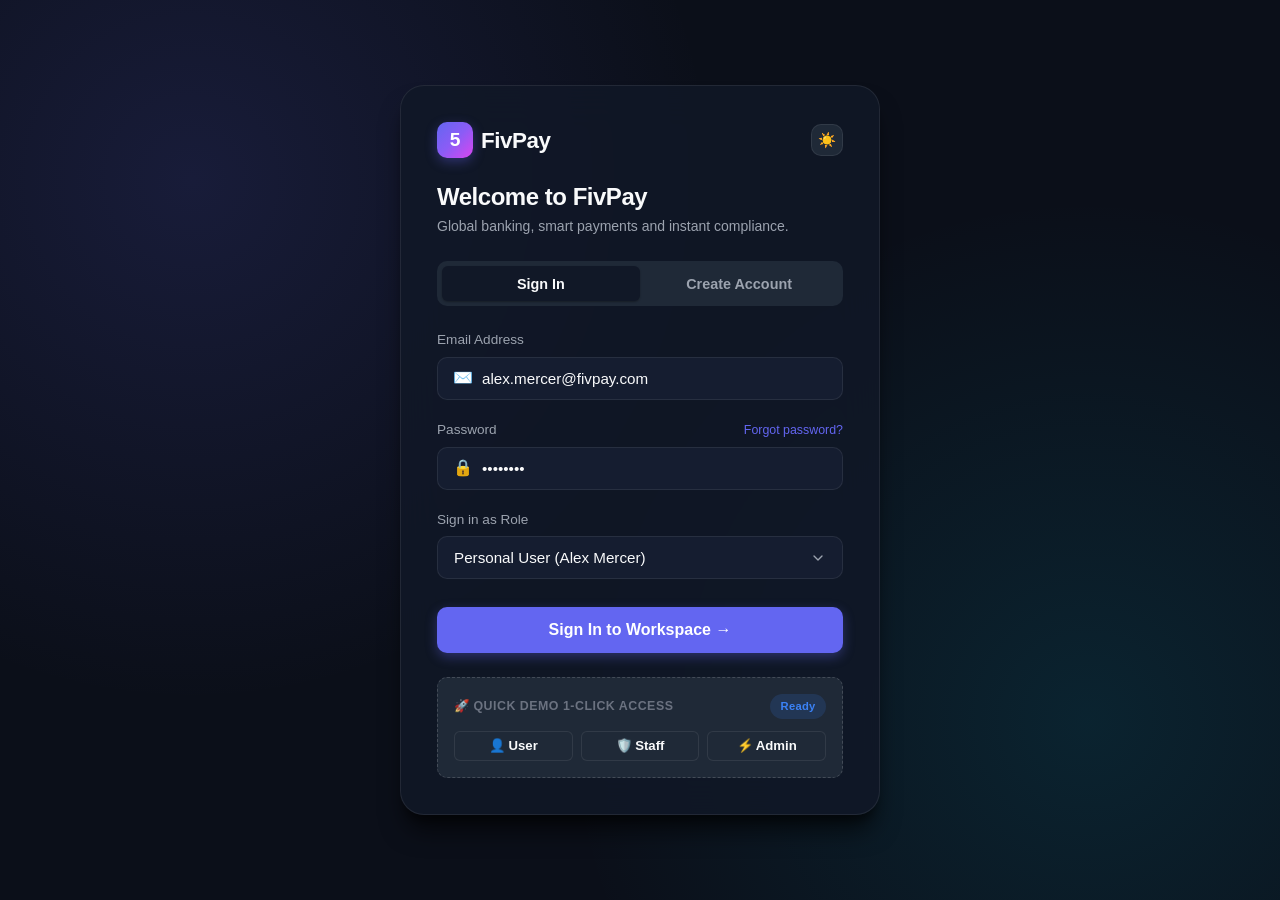
<file: backup_v1/auth.html>
<!DOCTYPE html>
<html lang="en" data-theme="dark">
<head>
  <meta charset="UTF-8">
  <meta name="viewport" content="width=device-width, initial-scale=1.0">
  <title>FivPay - Next-Gen Fintech Authentication</title>
  <link rel="stylesheet" href="css/style.css">
  <link rel="stylesheet" href="css/components.css">
  <link rel="stylesheet" href="css/dashboard.css">
  <style>
    .auth-page {
      min-height: 100vh;
      display: flex;
      align-items: center;
      justify-content: center;
      padding: 1.5rem;
      background: radial-gradient(circle at 15% 20%, rgba(99, 102, 241, 0.15) 0%, transparent 40%),
                  radial-gradient(circle at 85% 80%, rgba(6, 182, 212, 0.12) 0%, transparent 40%),
                  var(--bg-primary);
    }
    .auth-card {
      width: 100%;
      max-width: 480px;
      background: var(--bg-card);
      border: 1px solid var(--border-color);
      border-radius: var(--radius-xl);
      padding: 2.25rem;
      box-shadow: var(--shadow-xl);
      backdrop-filter: blur(20px);
      -webkit-backdrop-filter: blur(20px);
    }
    .auth-tabs {
      display: flex;
      background: var(--bg-tertiary);
      border-radius: var(--radius-md);
      padding: 0.3rem;
      margin: 1.5rem 0;
    }
    .auth-tab-btn {
      flex: 1;
      padding: 0.6rem;
      font-size: 0.9rem;
      font-weight: 600;
      border: none;
      background: transparent;
      color: var(--text-secondary);
      border-radius: var(--radius-sm);
      cursor: pointer;
      transition: all var(--transition-fast);
    }
    .auth-tab-btn.active {
      background: var(--bg-secondary);
      color: var(--text-primary);
      box-shadow: var(--shadow-sm);
    }
    .demo-login-box {
      background: var(--bg-tertiary);
      border: 1px dashed var(--border-hover);
      border-radius: var(--radius-md);
      padding: 1rem;
      margin-top: 1.5rem;
    }
    .demo-role-grid {
      display: grid;
      grid-template-columns: repeat(3, 1fr);
      gap: 0.5rem;
      margin-top: 0.75rem;
    }
  </style>
</head>
<body class="auth-page">
  <div id="toast-container"></div>

  <div class="auth-card">
    <!-- Top Branding & Theme Toggle -->
    <div class="flex items-center justify-between">
      <div class="flex items-center gap-2">
        <div class="brand-icon">5</div>
        <span style="font-size: 1.4rem; font-weight: 800; letter-spacing: -0.02em;">FivPay</span>
      </div>
      <button class="btn btn-secondary btn-icon sm" id="btn-auth-theme" title="Toggle Theme">
        <span id="auth-theme-icon">☀️</span>
      </button>
    </div>

    <div style="margin-top: 1.5rem;">
      <h2 id="auth-title" style="font-weight: 800; font-size: 1.5rem;">Welcome to FivPay</h2>
      <p id="auth-subtitle" style="font-size: 0.875rem; color: var(--text-secondary); margin-top: 0.25rem;">
        Global banking, smart payments and instant compliance.
      </p>
    </div>

    <!-- Auth Tabs (Login / Signup) -->
    <div class="auth-tabs">
      <button class="auth-tab-btn active" id="tab-login" onclick="showAuthTab('login')">Sign In</button>
      <button class="auth-tab-btn" id="tab-signup" onclick="showAuthTab('signup')">Create Account</button>
    </div>

    <!-- LOGIN FORM -->
    <form id="form-login">
      <div class="form-group">
        <label class="form-label" for="login-email">Email Address</label>
        <div class="input-with-icon">
          <span class="input-icon">✉️</span>
          <input type="email" id="login-email" class="form-control" placeholder="name@domain.com" value="alex.mercer@fivpay.com" required>
        </div>
      </div>

      <div class="form-group">
        <div class="flex items-center justify-between">
          <label class="form-label" for="login-password">Password</label>
          <a href="#" style="font-size: 0.775rem;" onclick="alert('Demo mode: Enter any password or click Quick Login!')">Forgot password?</a>
        </div>
        <div class="input-with-icon">
          <span class="input-icon">🔒</span>
          <input type="password" id="login-password" class="form-control" placeholder="••••••••" value="demo1234" required>
        </div>
      </div>

      <div class="form-group">
        <label class="form-label" for="login-role">Sign in as Role</label>
        <select id="login-role" class="form-control">
          <option value="user">Personal User (Alex Mercer)</option>
          <option value="staff">Compliance Staff (Sarah Jenkins)</option>
          <option value="admin">Platform Administrator (Marcus Vance)</option>
        </select>
      </div>

      <button type="submit" class="btn btn-primary w-full" style="padding: 0.8rem; font-size: 1rem; margin-top: 0.5rem;">
        Sign In to Workspace →
      </button>
    </form>

    <!-- SIGNUP FORM -->
    <form id="form-signup" class="hidden">
      <div class="form-group">
        <label class="form-label" for="signup-name">Full Legal Name</label>
        <div class="input-with-icon">
          <span class="input-icon">👤</span>
          <input type="text" id="signup-name" class="form-control" placeholder="e.g. Jordan Hayes" required>
        </div>
      </div>

      <div class="form-group">
        <label class="form-label" for="signup-email">Work or Personal Email</label>
        <div class="input-with-icon">
          <span class="input-icon">✉️</span>
          <input type="email" id="signup-email" class="form-control" placeholder="jordan@fintech.io" required>
        </div>
      </div>

      <div class="form-group">
        <label class="form-label" for="signup-currency">Primary Wallet Currency</label>
        <select id="signup-currency" class="form-control">
          <option value="USD">USD - United States Dollar ($)</option>
          <option value="EUR">EUR - Euro (€)</option>
          <option value="GBP">GBP - British Pound (£)</option>
        </select>
      </div>

      <div class="form-group">
        <label class="form-label" for="signup-password">Create Security Password</label>
        <div class="input-with-icon">
          <span class="input-icon">🔒</span>
          <input type="password" id="signup-password" class="form-control" placeholder="Min. 8 characters" required>
        </div>
      </div>

      <button type="submit" class="btn btn-primary w-full" style="padding: 0.8rem; font-size: 1rem; margin-top: 0.5rem;">
        Complete Registration →
      </button>
    </form>

    <!-- 1-CLICK DEMO ACCESS BOX -->
    <div class="demo-login-box">
      <div class="flex items-center justify-between">
        <span style="font-size: 0.775rem; font-weight: 700; text-transform: uppercase; color: var(--text-muted); letter-spacing: 0.5px;">
          🚀 Quick Demo 1-Click Access
        </span>
        <span class="badge badge-info" style="font-size: 0.7rem;">Ready</span>
      </div>
      <div class="demo-role-grid">
        <button type="button" class="btn btn-secondary btn-sm" onclick="demoLogin('user')">
          👤 User
        </button>
        <button type="button" class="btn btn-secondary btn-sm" onclick="demoLogin('staff')">
          🛡️ Staff
        </button>
        <button type="button" class="btn btn-secondary btn-sm" onclick="demoLogin('admin')">
          ⚡ Admin
        </button>
      </div>
    </div>
  </div>

  <script src="js/mock-data.js"></script>
  <script src="js/auth.js"></script>
  <script>
    // Theme toggle in Auth page
    const authThemeBtn = document.getElementById('btn-auth-theme');
    const authThemeIcon = document.getElementById('auth-theme-icon');

    function syncAuthTheme() {
      const cur = localStorage.getItem('fivpay_theme') || 'dark';
      document.documentElement.setAttribute('data-theme', cur);
      authThemeIcon.textContent = cur === 'light' ? '🌙' : '☀️';
    }
    syncAuthTheme();

    authThemeBtn.addEventListener('click', () => {
      const cur = document.documentElement.getAttribute('data-theme') || 'dark';
      const next = cur === 'dark' ? 'light' : 'dark';
      document.documentElement.setAttribute('data-theme', next);
      localStorage.setItem('fivpay_theme', next);
      authThemeIcon.textContent = next === 'light' ? '🌙' : '☀️';
    });

    // Tab switcher
    function showAuthTab(tab) {
      const loginForm = document.getElementById('form-login');
      const signupForm = document.getElementById('form-signup');
      const tabLogin = document.getElementById('tab-login');
      const tabSignup = document.getElementById('tab-signup');
      const title = document.getElementById('auth-title');
      const subtitle = document.getElementById('auth-subtitle');

      if (tab === 'login') {
        loginForm.classList.remove('hidden');
        signupForm.classList.add('hidden');
        tabLogin.classList.add('active');
        tabSignup.classList.remove('active');
        title.textContent = 'Welcome to FivPay';
        subtitle.textContent = 'Global banking, smart payments and instant compliance.';
      } else {
        loginForm.classList.add('hidden');
        signupForm.classList.remove('hidden');
        tabLogin.classList.remove('active');
        tabSignup.classList.add('active');
        title.textContent = 'Create your FivPay Account';
        subtitle.textContent = 'Start sending, receiving and managing multi-currency funds in seconds.';
      }
    }

    // 1-Click Demo Login
    function demoLogin(role) {
      window.authManager.quickDemoLogin(role);
      window.location.href = 'index.html';
    }

    // Login Form Submit
    document.getElementById('form-login').addEventListener('submit', (e) => {
      e.preventDefault();
      const email = document.getElementById('login-email').value;
      const pwd = document.getElementById('login-password').value;
      const role = document.getElementById('login-role').value;

      window.authManager.login(email, pwd, role);
      window.location.href = 'index.html';
    });

    // Signup Form Submit
    document.getElementById('form-signup').addEventListener('submit', (e) => {
      e.preventDefault();
      const name = document.getElementById('signup-name').value;
      const email = document.getElementById('signup-email').value;
      const pwd = document.getElementById('signup-password').value;

      window.authManager.signup(name, email, pwd, 'user');
      window.location.href = 'index.html';
    });
  </script>
</body>
</html>
</file>
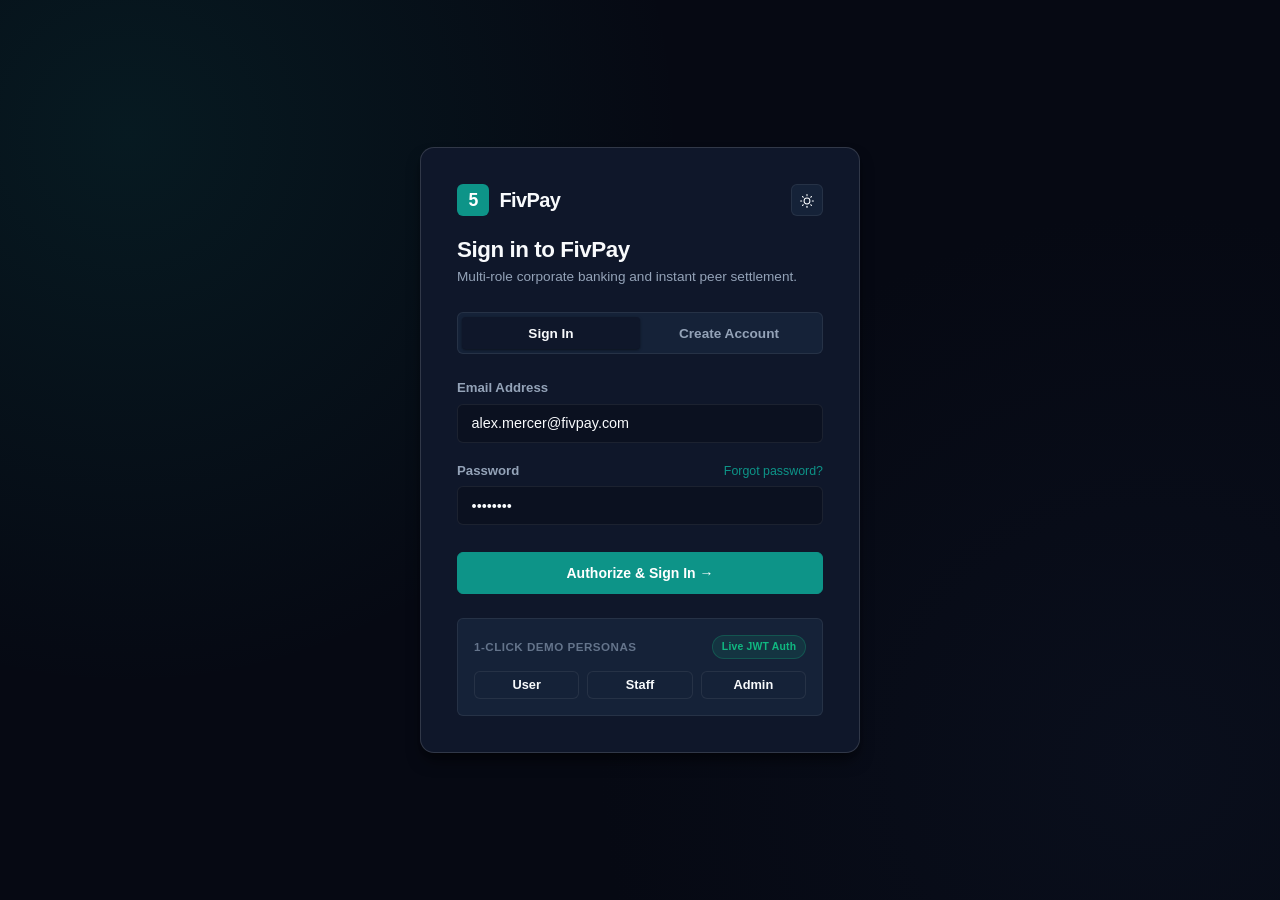
<file: backup_v2_frontend/auth.html>
<!DOCTYPE html>
<html lang="en" data-theme="dark">
<head>
  <meta charset="UTF-8">
  <meta name="viewport" content="width=device-width, initial-scale=1.0">
  <title>FivPay - Secure Financial Authentication</title>
  <link rel="stylesheet" href="css/style.css">
  <link rel="stylesheet" href="css/components.css">
  <link rel="stylesheet" href="css/dashboard.css">
  <style>
    .auth-canvas {
      min-height: 100vh;
      display: flex;
      align-items: center;
      justify-content: center;
      padding: 1.5rem;
      background: radial-gradient(circle at 10% 15%, rgba(13, 148, 136, 0.12) 0%, transparent 40%),
                  radial-gradient(circle at 90% 85%, rgba(15, 23, 42, 0.4) 0%, transparent 40%),
                  var(--bg-app);
    }
    .auth-box {
      width: 100%;
      max-width: 440px;
      background: var(--bg-surface);
      border: 1px solid var(--border-strong);
      border-radius: var(--radius-lg);
      padding: 2.25rem;
      box-shadow: var(--shadow-elevated);
    }
    .auth-tabs-bar {
      display: flex;
      background: var(--bg-surface-elevated);
      border-radius: var(--radius-sm);
      padding: 0.25rem;
      margin: 1.5rem 0;
      border: 1px solid var(--border-subtle);
    }
    .auth-tab-btn {
      flex: 1;
      padding: 0.55rem;
      font-size: 0.85rem;
      font-weight: 600;
      border: none;
      background: transparent;
      color: var(--text-secondary);
      border-radius: var(--radius-xs);
      cursor: pointer;
      transition: all var(--speed-fast);
      font-family: inherit;
    }
    .auth-tab-btn.active {
      background: var(--bg-surface);
      color: var(--text-primary);
      box-shadow: var(--shadow-subtle);
    }
    .demo-persona-panel {
      background: var(--bg-surface-elevated);
      border: 1px solid var(--border-subtle);
      border-radius: var(--radius-sm);
      padding: 1rem;
      margin-top: 1.5rem;
    }
    .persona-btn-grid {
      display: grid;
      grid-template-columns: repeat(3, 1fr);
      gap: 0.5rem;
      margin-top: 0.75rem;
    }
  </style>
</head>
<body class="auth-canvas">
  <div id="toast-container"></div>

  <div class="auth-box">
    <!-- Top Branding & Theme Toggle -->
    <div class="flex items-center justify-between">
      <div class="brand-lockup">
        <div class="brand-emblem">5</div>
        <span>FivPay</span>
      </div>
      <button class="btn btn-secondary btn-icon" id="btn-auth-theme" style="width: 32px; height: 32px;" title="Toggle Theme">
        <span id="auth-theme-icon-wrap">
          <svg class="icon-svg sm" viewBox="0 0 24 24"><circle cx="12" cy="12" r="5"/><line x1="12" y1="1" x2="12" y2="3"/><line x1="12" y1="21" x2="12" y2="23"/><line x1="4.22" y1="4.22" x2="5.64" y2="5.64"/><line x1="18.36" y1="18.36" x2="19.78" y2="19.78"/><line x1="1" y1="12" x2="3" y2="12"/><line x1="21" y1="12" x2="23" y2="12"/><line x1="4.22" y1="19.78" x2="5.64" y2="18.36"/><line x1="18.36" y1="5.64" x2="19.78" y2="4.22"/></svg>
        </span>
      </button>
    </div>

    <div style="margin-top: 1.25rem;">
      <h2 id="auth-headline" style="font-weight: 700; font-size: 1.4rem;">Sign in to FivPay</h2>
      <p id="auth-sub" style="font-size: 0.85rem; color: var(--text-secondary); margin-top: 0.2rem;">
        Multi-role corporate banking and instant peer settlement.
      </p>
    </div>

    <!-- Tabs -->
    <div class="auth-tabs-bar">
      <button class="auth-tab-btn active" id="tab-login" onclick="switchAuthTab('login')">Sign In</button>
      <button class="auth-tab-btn" id="tab-signup" onclick="switchAuthTab('signup')">Create Account</button>
    </div>

    <!-- SIGN IN FORM -->
    <form id="form-auth-login">
      <div class="form-group">
        <label class="form-label" for="login-email">Email Address</label>
        <input type="email" id="login-email" class="form-control" placeholder="name@domain.com" value="alex.mercer@fivpay.com" required>
      </div>

      <div class="form-group">
        <div class="flex items-center justify-between">
          <label class="form-label" for="login-pwd">Password</label>
          <a href="#" style="font-size: 0.775rem;" onclick="alert('Demo notice: All demo accounts use password: demo1234')">Forgot password?</a>
        </div>
        <input type="password" id="login-pwd" class="form-control" placeholder="••••••••" value="demo1234" required>
      </div>

      <button type="submit" class="btn btn-primary w-full" id="btn-login-submit" style="padding: 0.75rem; margin-top: 0.5rem;">
        Authorize & Sign In →
      </button>
    </form>

    <!-- SIGN UP FORM -->
    <form id="form-auth-signup" class="hidden">
      <div class="form-group">
        <label class="form-label" for="signup-name">Full Legal Name</label>
        <input type="text" id="signup-name" class="form-control" placeholder="e.g. Jordan Hayes" required>
      </div>

      <div class="form-group">
        <label class="form-label" for="signup-email">Work or Personal Email</label>
        <input type="email" id="signup-email" class="form-control" placeholder="jordan@fintech.io" required>
      </div>

      <div class="form-group">
        <label class="form-label" for="signup-role">Role Workspace Type</label>
        <select id="signup-role" class="form-control">
          <option value="user">Personal Retail Client (User)</option>
          <option value="staff">Corporate Operations (Staff)</option>
          <option value="admin">System Administrator (Admin)</option>
        </select>
      </div>

      <div class="form-group">
        <label class="form-label" for="signup-pwd">Create Secure Password</label>
        <input type="password" id="signup-pwd" class="form-control" placeholder="Min. 8 characters" required>
      </div>

      <button type="submit" class="btn btn-primary w-full" style="padding: 0.75rem; margin-top: 0.5rem;">
        Create Account →
      </button>
    </form>

    <!-- DEMO PERSONA SELECTOR -->
    <div class="demo-persona-panel">
      <div class="flex items-center justify-between">
        <span style="font-size: 0.725rem; font-weight: 700; text-transform: uppercase; color: var(--text-muted); letter-spacing: 0.5px;">
          1-Click Demo Personas
        </span>
        <span class="badge badge-emerald" style="font-size: 0.65rem;">Live JWT Auth</span>
      </div>
      <div class="persona-btn-grid">
        <button type="button" class="btn btn-secondary btn-sm" onclick="quickLogin('alex.mercer@fivpay.com')">
          User
        </button>
        <button type="button" class="btn btn-secondary btn-sm" onclick="quickLogin('sarah.compliance@fivpay.com')">
          Staff
        </button>
        <button type="button" class="btn btn-secondary btn-sm" onclick="quickLogin('marcus.admin@fivpay.com')">
          Admin
        </button>
      </div>
    </div>
  </div>

  <script src="js/icons.js"></script>
  <script src="js/api.js"></script>
  <script src="js/mock-data.js"></script>
  <script src="js/auth.js"></script>
  <script>
    function switchAuthTab(tab) {
      const loginForm = document.getElementById('form-auth-login');
      const signupForm = document.getElementById('form-auth-signup');
      const tabLogin = document.getElementById('tab-login');
      const tabSignup = document.getElementById('tab-signup');
      const title = document.getElementById('auth-headline');

      if (tab === 'login') {
        loginForm.classList.remove('hidden');
        signupForm.classList.add('hidden');
        tabLogin.classList.add('active');
        tabSignup.classList.remove('active');
        title.textContent = 'Sign in to FivPay';
      } else {
        loginForm.classList.add('hidden');
        signupForm.classList.remove('hidden');
        tabLogin.classList.remove('active');
        tabSignup.classList.add('active');
        title.textContent = 'Register New FivPay Account';
      }
    }

    async function quickLogin(email) {
      document.getElementById('login-email').value = email;
      document.getElementById('login-pwd').value = 'demo1234';
      await handleLogin(email, 'demo1234');
    }

    async function handleLogin(email, pwd) {
      const btn = document.getElementById('btn-login-submit');
      if (btn) btn.innerHTML = 'Verifying credentials...';

      // 1. Try real Flask API
      const res = await window.fivpayApi.login(email, pwd);
      if (res.success) {
        window.location.href = 'index.html';
      } else {
        // Fallback to local session
        let role = 'user';
        if (email.includes('compliance') || email.includes('staff')) role = 'staff';
        if (email.includes('admin')) role = 'admin';
        window.authManager.login(email, pwd, role);
        window.location.href = 'index.html';
      }
    }

    document.getElementById('form-auth-login').addEventListener('submit', async (e) => {
      e.preventDefault();
      const email = document.getElementById('login-email').value;
      const pwd = document.getElementById('login-pwd').value;
      await handleLogin(email, pwd);
    });

    document.getElementById('form-auth-signup').addEventListener('submit', async (e) => {
      e.preventDefault();
      const name = document.getElementById('signup-name').value;
      const email = document.getElementById('signup-email').value;
      const pwd = document.getElementById('signup-pwd').value;
      const role = document.getElementById('signup-role').value;

      const res = await window.fivpayApi.register(name, email, pwd, role);
      if (res.success) {
        window.location.href = 'index.html';
      } else {
        window.authManager.signup(name, email, pwd, role);
        window.location.href = 'index.html';
      }
    });

    // Theme Toggle in Auth
    const themeBtn = document.getElementById('btn-auth-theme');
    themeBtn?.addEventListener('click', () => {
      const cur = document.documentElement.getAttribute('data-theme') || 'dark';
      const next = cur === 'dark' ? 'light' : 'dark';
      document.documentElement.setAttribute('data-theme', next);
      localStorage.setItem('fivpay_theme', next);
      document.getElementById('auth-theme-icon-wrap').innerHTML = window.getSvg(next === 'light' ? 'moon' : 'sun');
    });
  </script>
</body>
</html>
</file>
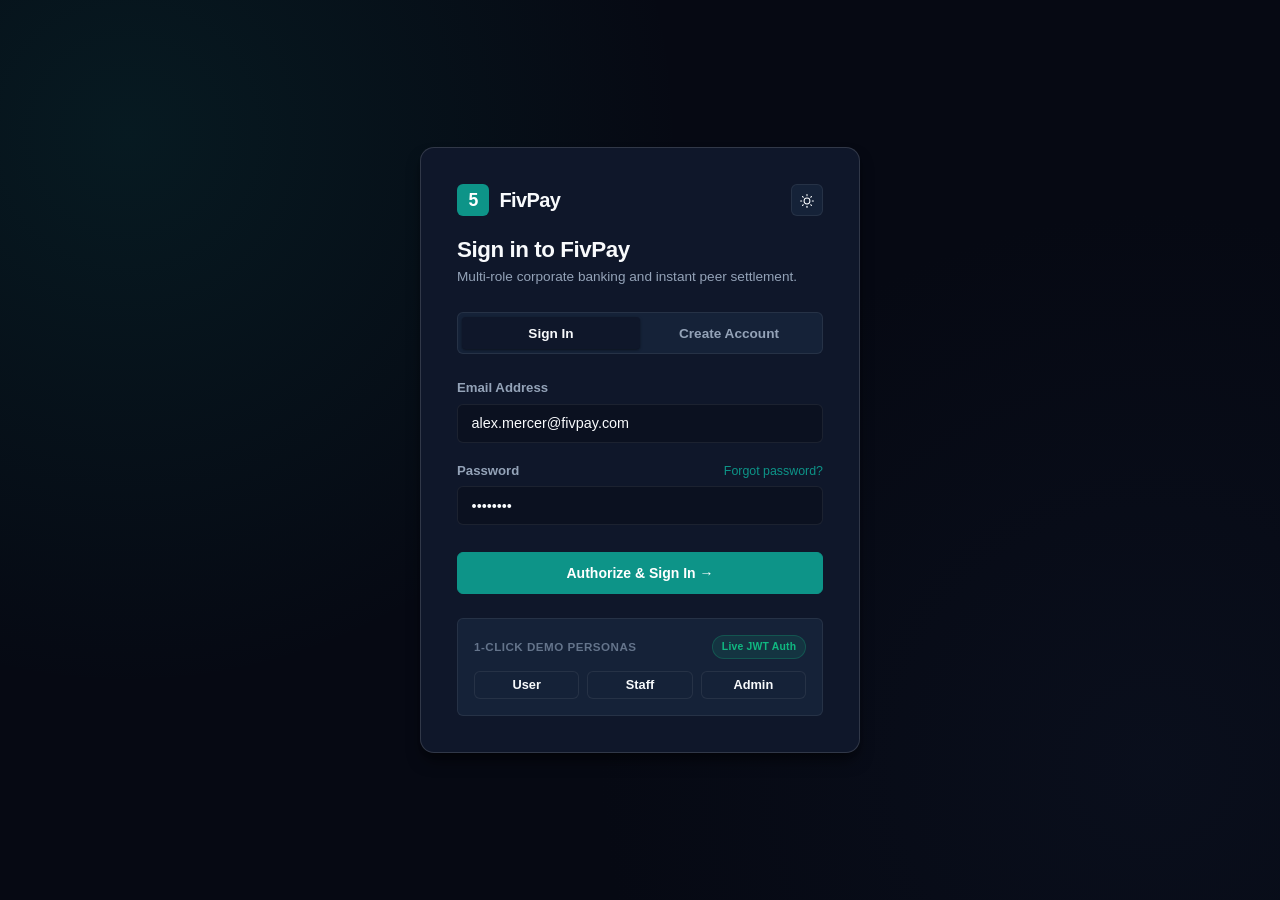
<file: frontend/auth.html>
<!DOCTYPE html>
<html lang="en" data-theme="dark">
<head>
  <meta charset="UTF-8">
  <meta name="viewport" content="width=device-width, initial-scale=1.0">
  <title>FivPay - Secure Financial Authentication</title>
  <link rel="stylesheet" href="css/style.css">
  <link rel="stylesheet" href="css/components.css">
  <link rel="stylesheet" href="css/dashboard.css">
  <style>
    .auth-canvas {
      min-height: 100vh;
      display: flex;
      align-items: center;
      justify-content: center;
      padding: 1.5rem;
      background: radial-gradient(circle at 10% 15%, rgba(13, 148, 136, 0.12) 0%, transparent 40%),
                  radial-gradient(circle at 90% 85%, rgba(15, 23, 42, 0.4) 0%, transparent 40%),
                  var(--bg-app);
    }
    .auth-box {
      width: 100%;
      max-width: 440px;
      background: var(--bg-surface);
      border: 1px solid var(--border-strong);
      border-radius: var(--radius-lg);
      padding: 2.25rem;
      box-shadow: var(--shadow-elevated);
    }
    .auth-tabs-bar {
      display: flex;
      background: var(--bg-surface-elevated);
      border-radius: var(--radius-sm);
      padding: 0.25rem;
      margin: 1.5rem 0;
      border: 1px solid var(--border-subtle);
    }
    .auth-tab-btn {
      flex: 1;
      padding: 0.55rem;
      font-size: 0.85rem;
      font-weight: 600;
      border: none;
      background: transparent;
      color: var(--text-secondary);
      border-radius: var(--radius-xs);
      cursor: pointer;
      transition: all var(--speed-fast);
      font-family: inherit;
    }
    .auth-tab-btn.active {
      background: var(--bg-surface);
      color: var(--text-primary);
      box-shadow: var(--shadow-subtle);
    }
    .demo-persona-panel {
      background: var(--bg-surface-elevated);
      border: 1px solid var(--border-subtle);
      border-radius: var(--radius-sm);
      padding: 1rem;
      margin-top: 1.5rem;
    }
    .persona-btn-grid {
      display: grid;
      grid-template-columns: repeat(3, 1fr);
      gap: 0.5rem;
      margin-top: 0.75rem;
    }
  </style>
</head>
<body class="auth-canvas">
  <div id="toast-container"></div>

  <div class="auth-box">
    <!-- Top Branding & Theme Toggle -->
    <div class="flex items-center justify-between">
      <div class="brand-lockup">
        <div class="brand-emblem">5</div>
        <span>FivPay</span>
      </div>
      <button class="btn btn-secondary btn-icon" id="btn-auth-theme" style="width: 32px; height: 32px;" title="Toggle Theme">
        <span id="auth-theme-icon-wrap">
          <svg class="icon-svg sm" viewBox="0 0 24 24"><circle cx="12" cy="12" r="5"/><line x1="12" y1="1" x2="12" y2="3"/><line x1="12" y1="21" x2="12" y2="23"/><line x1="4.22" y1="4.22" x2="5.64" y2="5.64"/><line x1="18.36" y1="18.36" x2="19.78" y2="19.78"/><line x1="1" y1="12" x2="3" y2="12"/><line x1="21" y1="12" x2="23" y2="12"/><line x1="4.22" y1="19.78" x2="5.64" y2="18.36"/><line x1="18.36" y1="5.64" x2="19.78" y2="4.22"/></svg>
        </span>
      </button>
    </div>

    <div style="margin-top: 1.25rem;">
      <h2 id="auth-headline" style="font-weight: 700; font-size: 1.4rem;">Sign in to FivPay</h2>
      <p id="auth-sub" style="font-size: 0.85rem; color: var(--text-secondary); margin-top: 0.2rem;">
        Multi-role corporate banking and instant peer settlement.
      </p>
    </div>

    <!-- Tabs -->
    <div class="auth-tabs-bar">
      <button class="auth-tab-btn active" id="tab-login" onclick="switchAuthTab('login')">Sign In</button>
      <button class="auth-tab-btn" id="tab-signup" onclick="switchAuthTab('signup')">Create Account</button>
    </div>

    <!-- SIGN IN FORM -->
    <form id="form-auth-login">
      <div class="form-group">
        <label class="form-label" for="login-email">Email Address</label>
        <input type="email" id="login-email" class="form-control" placeholder="name@domain.com" value="alex.mercer@fivpay.com" required>
      </div>

      <div class="form-group">
        <div class="flex items-center justify-between">
          <label class="form-label" for="login-pwd">Password</label>
          <a href="#" style="font-size: 0.775rem;" onclick="alert('Demo notice: All demo accounts use password: demo1234')">Forgot password?</a>
        </div>
        <input type="password" id="login-pwd" class="form-control" placeholder="••••••••" value="demo1234" required>
      </div>

      <button type="submit" class="btn btn-primary w-full" id="btn-login-submit" style="padding: 0.75rem; margin-top: 0.5rem;">
        Authorize & Sign In →
      </button>
    </form>

    <!-- SIGN UP FORM -->
    <form id="form-auth-signup" class="hidden">
      <div class="form-group">
        <label class="form-label" for="signup-name">Full Legal Name</label>
        <input type="text" id="signup-name" class="form-control" placeholder="e.g. Jordan Hayes" required>
      </div>

      <div class="form-group">
        <label class="form-label" for="signup-email">Work or Personal Email</label>
        <input type="email" id="signup-email" class="form-control" placeholder="jordan@fintech.io" required>
      </div>

      <div class="form-group">
        <label class="form-label" for="signup-role">Role Workspace Type</label>
        <select id="signup-role" class="form-control">
          <option value="user">Personal Retail Client (User)</option>
          <option value="staff">Corporate Operations (Staff)</option>
          <option value="admin">System Administrator (Admin)</option>
        </select>
      </div>

      <div class="form-group">
        <label class="form-label" for="signup-pwd">Create Secure Password</label>
        <input type="password" id="signup-pwd" class="form-control" placeholder="Min. 8 characters" required>
      </div>

      <button type="submit" class="btn btn-primary w-full" style="padding: 0.75rem; margin-top: 0.5rem;">
        Create Account →
      </button>
    </form>

    <!-- DEMO PERSONA SELECTOR -->
    <div class="demo-persona-panel">
      <div class="flex items-center justify-between">
        <span style="font-size: 0.725rem; font-weight: 700; text-transform: uppercase; color: var(--text-muted); letter-spacing: 0.5px;">
          1-Click Demo Personas
        </span>
        <span class="badge badge-emerald" style="font-size: 0.65rem;">Live JWT Auth</span>
      </div>
      <div class="persona-btn-grid">
        <button type="button" class="btn btn-secondary btn-sm" onclick="quickLogin('alex.mercer@fivpay.com')">
          User
        </button>
        <button type="button" class="btn btn-secondary btn-sm" onclick="quickLogin('sarah.compliance@fivpay.com')">
          Staff
        </button>
        <button type="button" class="btn btn-secondary btn-sm" onclick="quickLogin('marcus.admin@fivpay.com')">
          Admin
        </button>
      </div>
    </div>
  </div>

  <script src="js/config.js"></script>
  <script src="js/icons.js"></script>
  <script src="js/api.js"></script>
  <script src="js/mock-data.js"></script>
  <script src="js/auth.js"></script>
  <script>
    function switchAuthTab(tab) {
      const loginForm = document.getElementById('form-auth-login');
      const signupForm = document.getElementById('form-auth-signup');
      const tabLogin = document.getElementById('tab-login');
      const tabSignup = document.getElementById('tab-signup');
      const title = document.getElementById('auth-headline');

      if (tab === 'login') {
        loginForm.classList.remove('hidden');
        signupForm.classList.add('hidden');
        tabLogin.classList.add('active');
        tabSignup.classList.remove('active');
        title.textContent = 'Sign in to FivPay';
      } else {
        loginForm.classList.add('hidden');
        signupForm.classList.remove('hidden');
        tabLogin.classList.remove('active');
        tabSignup.classList.add('active');
        title.textContent = 'Register New FivPay Account';
      }
    }

    async function quickLogin(email) {
      document.getElementById('login-email').value = email;
      document.getElementById('login-pwd').value = 'demo1234';
      await handleLogin(email, 'demo1234');
    }

    async function handleLogin(email, pwd) {
      const btn = document.getElementById('btn-login-submit');
      if (btn) btn.innerHTML = 'Verifying credentials...';

      // 1. Try real Flask API
      const res = await window.fivpayApi.login(email, pwd);
      if (res.success) {
        window.location.href = 'index.html';
      } else {
        // Fallback to local session
        let role = 'user';
        if (email.includes('compliance') || email.includes('staff')) role = 'staff';
        if (email.includes('admin')) role = 'admin';
        window.authManager.login(email, pwd, role);
        window.location.href = 'index.html';
      }
    }

    document.getElementById('form-auth-login').addEventListener('submit', async (e) => {
      e.preventDefault();
      const email = document.getElementById('login-email').value;
      const pwd = document.getElementById('login-pwd').value;
      await handleLogin(email, pwd);
    });

    document.getElementById('form-auth-signup').addEventListener('submit', async (e) => {
      e.preventDefault();
      const name = document.getElementById('signup-name').value;
      const email = document.getElementById('signup-email').value;
      const pwd = document.getElementById('signup-pwd').value;
      const role = document.getElementById('signup-role')?.value || 'user';

      const res = await window.fivpayApi.register(name, email, pwd, role);
      if (res.success) {
        window.location.href = 'index.html';
      } else {
        window.authManager.signup(name, email, pwd, role);
        window.location.href = 'index.html';
      }
    });

    // Theme Toggle in Auth
    const themeBtn = document.getElementById('btn-auth-theme');
    themeBtn?.addEventListener('click', () => {
      const cur = document.documentElement.getAttribute('data-theme') || 'dark';
      const next = cur === 'dark' ? 'light' : 'dark';
      document.documentElement.setAttribute('data-theme', next);
      localStorage.setItem('fivpay_theme', next);
      document.getElementById('auth-theme-icon-wrap').innerHTML = window.getSvg(next === 'light' ? 'moon' : 'sun');
    });
  </script>
</body>
</html>
</file>
<file: backup_v1/css/style.css>
/* ==========================================================================
   FivPay - Modern Fintech Design System
   Global Styles, Design Tokens, Light & Dark Themes
   ========================================================================== */

:root {
  /* Color Palette - Default Dark Theme */
  --bg-primary: #0b0f19;
  --bg-secondary: #111827;
  --bg-tertiary: #1f2937;
  --bg-card: rgba(17, 24, 39, 0.85);
  --bg-card-hover: rgba(31, 41, 55, 0.9);
  --bg-glass: rgba(17, 24, 39, 0.7);
  --bg-input: #151d30;
  
  --border-color: rgba(255, 255, 255, 0.08);
  --border-focus: #6366f1;
  --border-hover: rgba(255, 255, 255, 0.16);

  --text-primary: #f9fafb;
  --text-secondary: #9ca3af;
  --text-muted: #6b7280;
  --text-inverse: #0b0f19;

  /* Fintech Accents */
  --primary: #6366f1;
  --primary-hover: #4f46e5;
  --primary-light: rgba(99, 102, 241, 0.15);
  --primary-glow: rgba(99, 102, 241, 0.35);

  --accent-cyan: #06b6d4;
  --accent-cyan-light: rgba(6, 182, 212, 0.15);

  --success: #10b981;
  --success-hover: #059669;
  --success-light: rgba(16, 185, 129, 0.15);

  --warning: #f59e0b;
  --warning-light: rgba(245, 158, 11, 0.15);

  --danger: #ef4444;
  --danger-hover: #dc2626;
  --danger-light: rgba(239, 68, 68, 0.15);

  --info: #3b82f6;
  --info-light: rgba(59, 130, 246, 0.15);

  /* Shadows */
  --shadow-sm: 0 1px 2px 0 rgba(0, 0, 0, 0.3);
  --shadow-md: 0 4px 6px -1px rgba(0, 0, 0, 0.4), 0 2px 4px -1px rgba(0, 0, 0, 0.2);
  --shadow-lg: 0 10px 15px -3px rgba(0, 0, 0, 0.5), 0 4px 6px -2px rgba(0, 0, 0, 0.3);
  --shadow-xl: 0 20px 25px -5px rgba(0, 0, 0, 0.6), 0 10px 10px -5px rgba(0, 0, 0, 0.4);
  --shadow-glow: 0 0 25px var(--primary-glow);

  /* Layout & Sizing */
  --sidebar-width: 260px;
  --header-height: 70px;
  --radius-sm: 6px;
  --radius-md: 10px;
  --radius-lg: 16px;
  --radius-xl: 24px;
  --radius-full: 9999px;

  /* Transitions */
  --transition-fast: 0.15s ease;
  --transition-normal: 0.25s ease;
  --transition-slow: 0.4s ease;

  /* Gradients */
  --grad-primary: linear-gradient(135deg, #6366f1 0%, #8b5cf6 50%, #d946ef 100%);
  --grad-card-1: linear-gradient(135deg, #1e1b4b 0%, #312e81 50%, #4338ca 100%);
  --grad-card-2: linear-gradient(135deg, #064e3b 0%, #065f46 50%, #047857 100%);
  --grad-card-3: linear-gradient(135deg, #1e293b 0%, #334155 50%, #475569 100%);
  --grad-surface: linear-gradient(180deg, rgba(255, 255, 255, 0.04) 0%, rgba(255, 255, 255, 0) 100%);
}

/* Light Theme Overrides */
[data-theme="light"] {
  --bg-primary: #f8fafc;
  --bg-secondary: #ffffff;
  --bg-tertiary: #f1f5f9;
  --bg-card: rgba(255, 255, 255, 0.95);
  --bg-card-hover: #ffffff;
  --bg-glass: rgba(255, 255, 255, 0.85);
  --bg-input: #f8fafc;

  --border-color: #e2e8f0;
  --border-focus: #4f46e5;
  --border-hover: #cbd5e1;

  --text-primary: #0f172a;
  --text-secondary: #475569;
  --text-muted: #94a3b8;
  --text-inverse: #ffffff;

  --primary: #4f46e5;
  --primary-hover: #4338ca;
  --primary-light: rgba(79, 70, 229, 0.1);
  --primary-glow: rgba(79, 70, 229, 0.2);

  --shadow-sm: 0 1px 2px 0 rgba(0, 0, 0, 0.05);
  --shadow-md: 0 4px 6px -1px rgba(0, 0, 0, 0.08), 0 2px 4px -1px rgba(0, 0, 0, 0.04);
  --shadow-lg: 0 10px 15px -3px rgba(0, 0, 0, 0.08), 0 4px 6px -2px rgba(0, 0, 0, 0.04);
  --shadow-xl: 0 20px 25px -5px rgba(0, 0, 0, 0.1), 0 10px 10px -5px rgba(0, 0, 0, 0.04);
  --shadow-glow: 0 0 20px rgba(79, 70, 229, 0.15);

  --grad-surface: linear-gradient(180deg, rgba(0, 0, 0, 0.01) 0%, rgba(0, 0, 0, 0) 100%);
}

/* Reset & Base */
*, *::before, *::after {
  box-sizing: border-box;
  margin: 0;
  padding: 0;
}

html {
  font-size: 16px;
  scroll-behavior: smooth;
  -webkit-font-smoothing: antialiased;
  -moz-osx-font-smoothing: grayscale;
}

body {
  font-family: 'Inter', -apple-system, BlinkMacSystemFont, 'Segoe UI', Roboto, Oxygen, Ubuntu, Cantarell, sans-serif;
  background-color: var(--bg-primary);
  color: var(--text-primary);
  line-height: 1.5;
  min-height: 100vh;
  transition: background-color var(--transition-normal), color var(--transition-normal);
  overflow-x: hidden;
}

/* Typography Helpers */
h1, h2, h3, h4, h5, h6 {
  color: var(--text-primary);
  font-weight: 700;
  line-height: 1.25;
}

h1 { font-size: 1.875rem; letter-spacing: -0.025em; }
h2 { font-size: 1.5rem; letter-spacing: -0.02em; }
h3 { font-size: 1.25rem; letter-spacing: -0.015em; }
h4 { font-size: 1.125rem; }
h5 { font-size: 1rem; }
h6 { font-size: 0.875rem; }

p {
  color: var(--text-secondary);
  font-size: 0.95rem;
}

a {
  color: var(--primary);
  text-decoration: none;
  transition: color var(--transition-fast);
}

a:hover {
  color: var(--primary-hover);
}

/* Scrollbar Customization */
::-webkit-scrollbar {
  width: 8px;
  height: 8px;
}
::-webkit-scrollbar-track {
  background: var(--bg-primary);
}
::-webkit-scrollbar-thumb {
  background: var(--border-color);
  border-radius: var(--radius-full);
}
::-webkit-scrollbar-thumb:hover {
  background: var(--text-muted);
}

/* Utility Classes */
.text-primary { color: var(--text-primary) !important; }
.text-secondary { color: var(--text-secondary) !important; }
.text-muted { color: var(--text-muted) !important; }
.text-success { color: var(--success) !important; }
.text-danger { color: var(--danger) !important; }
.text-warning { color: var(--warning) !important; }
.text-info { color: var(--info) !important; }
.text-accent { color: var(--primary) !important; }

.font-bold { font-weight: 700 !important; }
.font-semibold { font-weight: 600 !important; }
.font-medium { font-weight: 500 !important; }

.flex { display: flex; }
.flex-col { display: flex; flex-direction: column; }
.items-center { align-items: center; }
.items-start { align-items: flex-start; }
.justify-between { justify-content: space-between; }
.justify-center { justify-content: center; }
.justify-end { justify-content: flex-end; }
.gap-1 { gap: 0.25rem; }
.gap-2 { gap: 0.5rem; }
.gap-3 { gap: 0.75rem; }
.gap-4 { gap: 1rem; }
.gap-6 { gap: 1.5rem; }

.w-full { width: 100%; }
.hidden { display: none !important; }

/* Grid Layouts */
.grid-2 {
  display: grid;
  grid-template-columns: repeat(2, 1fr);
  gap: 1.25rem;
}
.grid-3 {
  display: grid;
  grid-template-columns: repeat(3, 1fr);
  gap: 1.25rem;
}
.grid-4 {
  display: grid;
  grid-template-columns: repeat(4, 1fr);
  gap: 1.25rem;
}

@media (max-width: 1024px) {
  .grid-4 { grid-template-columns: repeat(2, 1fr); }
  .grid-3 { grid-template-columns: repeat(2, 1fr); }
}

@media (max-width: 640px) {
  .grid-4, .grid-3, .grid-2 { grid-template-columns: 1fr; }
}
</file>
<file: backup_v1/css/components.css>
/* ==========================================================================
   FivPay - UI Components
   Cards, Buttons, Modals, Forms, Badges, Toast Alerts, QR Views, Receipts
   ========================================================================== */

/* --------------------------------------------------------------------------
   Cards & Surfaces
   -------------------------------------------------------------------------- */
.card {
  background: var(--bg-card);
  backdrop-filter: blur(16px);
  -webkit-backdrop-filter: blur(16px);
  border: 1px solid var(--border-color);
  border-radius: var(--radius-lg);
  padding: 1.5rem;
  box-shadow: var(--shadow-md);
  position: relative;
  transition: transform var(--transition-fast), border-color var(--transition-fast), box-shadow var(--transition-fast);
  background-image: var(--grad-surface);
}

.card:hover {
  border-color: var(--border-hover);
}

.card-header {
  display: flex;
  align-items: center;
  justify-content: space-between;
  margin-bottom: 1.25rem;
}

.card-title {
  font-size: 1.1rem;
  font-weight: 600;
  color: var(--text-primary);
  display: flex;
  align-items: center;
  gap: 0.5rem;
}

.card-subtitle {
  font-size: 0.85rem;
  color: var(--text-secondary);
  margin-top: 0.2rem;
}

/* Stat Cards */
.stat-card {
  padding: 1.25rem;
  display: flex;
  flex-direction: column;
  gap: 0.75rem;
}

.stat-icon {
  width: 44px;
  height: 44px;
  border-radius: var(--radius-md);
  display: flex;
  align-items: center;
  justify-content: center;
  font-size: 1.25rem;
  background: var(--primary-light);
  color: var(--primary);
}

.stat-icon.success { background: var(--success-light); color: var(--success); }
.stat-icon.warning { background: var(--warning-light); color: var(--warning); }
.stat-icon.danger { background: var(--danger-light); color: var(--danger); }
.stat-icon.info { background: var(--info-light); color: var(--info); }
.stat-icon.cyan { background: var(--accent-cyan-light); color: var(--accent-cyan); }

.stat-value {
  font-size: 1.75rem;
  font-weight: 700;
  letter-spacing: -0.02em;
  color: var(--text-primary);
}

.stat-trend {
  display: inline-flex;
  align-items: center;
  gap: 0.3rem;
  font-size: 0.825rem;
  font-weight: 500;
}

.stat-trend.up { color: var(--success); }
.stat-trend.down { color: var(--danger); }

/* --------------------------------------------------------------------------
   Fintech Virtual Cards
   -------------------------------------------------------------------------- */
.virtual-card-wrapper {
  perspective: 1000px;
  width: 100%;
  max-width: 360px;
}

.virtual-card {
  height: 200px;
  border-radius: var(--radius-lg);
  padding: 1.5rem;
  color: #ffffff;
  display: flex;
  flex-direction: column;
  justify-content: space-between;
  position: relative;
  overflow: hidden;
  box-shadow: var(--shadow-xl);
  transition: transform 0.3s ease;
  user-select: none;
}

.virtual-card:hover {
  transform: translateY(-4px) rotate(0.5deg);
}

.virtual-card.primary { background: var(--grad-card-1); }
.virtual-card.emerald { background: var(--grad-card-2); }
.virtual-card.slate { background: var(--grad-card-3); }

.virtual-card::before {
  content: '';
  position: absolute;
  top: -50%;
  right: -50%;
  width: 200%;
  height: 200%;
  background: radial-gradient(circle, rgba(255,255,255,0.15) 0%, transparent 60%);
  pointer-events: none;
}

.card-top {
  display: flex;
  justify-content: space-between;
  align-items: center;
  z-index: 1;
}

.card-chip {
  width: 38px;
  height: 28px;
  background: linear-gradient(135deg, #fcd34d 0%, #d97706 100%);
  border-radius: 4px;
  border: 1px solid rgba(255, 255, 255, 0.4);
}

.card-brand {
  font-weight: 800;
  font-size: 1.15rem;
  letter-spacing: 1px;
}

.card-number {
  font-family: 'Courier New', Courier, monospace;
  font-size: 1.25rem;
  letter-spacing: 2.5px;
  font-weight: 600;
  z-index: 1;
  text-shadow: 0 2px 4px rgba(0, 0, 0, 0.4);
}

.card-bottom {
  display: flex;
  justify-content: space-between;
  align-items: flex-end;
  z-index: 1;
}

.card-holder-label, .card-expiry-label {
  font-size: 0.65rem;
  text-transform: uppercase;
  opacity: 0.8;
  letter-spacing: 0.5px;
}

.card-holder-name, .card-expiry-val {
  font-size: 0.9rem;
  font-weight: 600;
  text-transform: uppercase;
}

/* --------------------------------------------------------------------------
   Buttons
   -------------------------------------------------------------------------- */
.btn {
  display: inline-flex;
  align-items: center;
  justify-content: center;
  gap: 0.5rem;
  padding: 0.625rem 1.25rem;
  font-size: 0.925rem;
  font-weight: 600;
  border-radius: var(--radius-md);
  border: 1px solid transparent;
  cursor: pointer;
  transition: all var(--transition-fast);
  white-space: nowrap;
  user-select: none;
  text-decoration: none;
}

.btn:focus-visible {
  outline: 2px solid var(--border-focus);
  outline-offset: 2px;
}

.btn:active {
  transform: scale(0.98);
}

.btn-primary {
  background: var(--primary);
  color: #ffffff;
  box-shadow: 0 4px 12px var(--primary-glow);
}
.btn-primary:hover {
  background: var(--primary-hover);
  box-shadow: 0 6px 16px var(--primary-glow);
}

.btn-secondary {
  background: var(--bg-tertiary);
  color: var(--text-primary);
  border-color: var(--border-color);
}
.btn-secondary:hover {
  background: var(--bg-card-hover);
  border-color: var(--border-hover);
}

.btn-outline {
  background: transparent;
  color: var(--primary);
  border-color: var(--primary);
}
.btn-outline:hover {
  background: var(--primary-light);
}

.btn-success {
  background: var(--success);
  color: #ffffff;
}
.btn-success:hover {
  background: var(--success-hover);
}

.btn-danger {
  background: var(--danger);
  color: #ffffff;
}
.btn-danger:hover {
  background: var(--danger-hover);
}

.btn-ghost {
  background: transparent;
  color: var(--text-secondary);
}
.btn-ghost:hover {
  background: var(--bg-tertiary);
  color: var(--text-primary);
}

.btn-sm {
  padding: 0.4rem 0.85rem;
  font-size: 0.825rem;
  border-radius: var(--radius-sm);
}

.btn-lg {
  padding: 0.85rem 1.75rem;
  font-size: 1.05rem;
  border-radius: var(--radius-lg);
}

.btn-icon {
  width: 40px;
  height: 40px;
  padding: 0;
  border-radius: var(--radius-md);
  flex-shrink: 0;
}

.btn-icon.sm {
  width: 32px;
  height: 32px;
  font-size: 0.9rem;
}

/* --------------------------------------------------------------------------
   Badges & Pills
   -------------------------------------------------------------------------- */
.badge {
  display: inline-flex;
  align-items: center;
  gap: 0.35rem;
  padding: 0.25rem 0.65rem;
  border-radius: var(--radius-full);
  font-size: 0.75rem;
  font-weight: 600;
  text-transform: capitalize;
  letter-spacing: 0.3px;
}

.badge-success { background: var(--success-light); color: var(--success); }
.badge-warning { background: var(--warning-light); color: var(--warning); }
.badge-danger { background: var(--danger-light); color: var(--danger); }
.badge-info { background: var(--info-light); color: var(--info); }
.badge-primary { background: var(--primary-light); color: var(--primary); }
.badge-neutral { background: var(--bg-tertiary); color: var(--text-secondary); }

.badge-dot {
  width: 6px;
  height: 6px;
  border-radius: 50%;
  background: currentColor;
}

/* --------------------------------------------------------------------------
   Form Elements
   -------------------------------------------------------------------------- */
.form-group {
  margin-bottom: 1.25rem;
  display: flex;
  flex-direction: column;
  gap: 0.4rem;
}

.form-label {
  font-size: 0.85rem;
  font-weight: 500;
  color: var(--text-secondary);
}

.form-control {
  width: 100%;
  padding: 0.75rem 1rem;
  background: var(--bg-input);
  border: 1px solid var(--border-color);
  border-radius: var(--radius-md);
  color: var(--text-primary);
  font-size: 0.95rem;
  transition: border-color var(--transition-fast), box-shadow var(--transition-fast);
  font-family: inherit;
}

.form-control:focus {
  outline: none;
  border-color: var(--border-focus);
  box-shadow: 0 0 0 3px var(--primary-light);
}

.form-control::placeholder {
  color: var(--text-muted);
}

select.form-control {
  appearance: none;
  background-image: url("data:image/svg+xml;charset=UTF-8,%3csvg xmlns='http://www.w3.org/2000/svg' viewBox='0 0 24 24' fill='none' stroke='%239ca3af' stroke-width='2' stroke-linecap='round' stroke-linejoin='round'%3e%3cpolyline points='6 9 12 15 18 9'%3e%3c/polyline%3e%3c/svg%3e");
  background-repeat: no-repeat;
  background-position: right 1rem center;
  background-size: 1rem;
  padding-right: 2.5rem;
}

.input-with-icon {
  position: relative;
  display: flex;
  align-items: center;
}

.input-with-icon .input-icon {
  position: absolute;
  left: 1rem;
  color: var(--text-muted);
  pointer-events: none;
  display: flex;
  align-items: center;
}

.input-with-icon .form-control {
  padding-left: 2.75rem;
}

/* Toggle Switch */
.switch {
  position: relative;
  display: inline-block;
  width: 44px;
  height: 24px;
}

.switch input {
  opacity: 0;
  width: 0;
  height: 0;
}

.slider {
  position: absolute;
  cursor: pointer;
  top: 0; left: 0; right: 0; bottom: 0;
  background-color: var(--bg-tertiary);
  border: 1px solid var(--border-color);
  transition: 0.3s;
  border-radius: 34px;
}

.slider:before {
  position: absolute;
  content: "";
  height: 18px;
  width: 18px;
  left: 2px;
  bottom: 2px;
  background-color: white;
  transition: 0.3s;
  border-radius: 50%;
}

input:checked + .slider {
  background-color: var(--primary);
  border-color: var(--primary);
}

input:checked + .slider:before {
  transform: translateX(20px);
}

/* --------------------------------------------------------------------------
   Tables
   -------------------------------------------------------------------------- */
.table-responsive {
  width: 100%;
  overflow-x: auto;
  border-radius: var(--radius-md);
}

.table {
  width: 100%;
  border-collapse: collapse;
  text-align: left;
  font-size: 0.9rem;
}

.table th {
  padding: 0.85rem 1rem;
  font-size: 0.75rem;
  font-weight: 600;
  text-transform: uppercase;
  letter-spacing: 0.5px;
  color: var(--text-muted);
  background: var(--bg-tertiary);
  border-bottom: 1px solid var(--border-color);
}

.table td {
  padding: 1rem;
  border-bottom: 1px solid var(--border-color);
  color: var(--text-primary);
  vertical-align: middle;
}

.table tr:last-child td {
  border-bottom: none;
}

.table tbody tr {
  transition: background-color var(--transition-fast);
}

.table tbody tr:hover {
  background-color: var(--bg-card-hover);
}

/* --------------------------------------------------------------------------
   Modals
   -------------------------------------------------------------------------- */
.modal-overlay {
  position: fixed;
  inset: 0;
  background: rgba(0, 0, 0, 0.75);
  backdrop-filter: blur(8px);
  -webkit-backdrop-filter: blur(8px);
  display: flex;
  align-items: center;
  justify-content: center;
  z-index: 1000;
  padding: 1rem;
  opacity: 0;
  visibility: hidden;
  transition: opacity 0.25s ease, visibility 0.25s ease;
}

.modal-overlay.active {
  opacity: 1;
  visibility: visible;
}

.modal-dialog {
  background: var(--bg-secondary);
  border: 1px solid var(--border-color);
  border-radius: var(--radius-xl);
  width: 100%;
  max-width: 520px;
  max-height: 90vh;
  overflow-y: auto;
  box-shadow: var(--shadow-xl);
  transform: scale(0.95) translateY(10px);
  transition: transform 0.25s ease;
  position: relative;
}

.modal-overlay.active .modal-dialog {
  transform: scale(1) translateY(0);
}

.modal-header {
  padding: 1.25rem 1.5rem;
  border-bottom: 1px solid var(--border-color);
  display: flex;
  align-items: center;
  justify-content: space-between;
}

.modal-title {
  font-size: 1.2rem;
  font-weight: 700;
}

.modal-close {
  background: transparent;
  border: none;
  color: var(--text-muted);
  cursor: pointer;
  font-size: 1.5rem;
  line-height: 1;
  padding: 0.25rem;
  border-radius: var(--radius-sm);
  transition: color var(--transition-fast);
}

.modal-close:hover {
  color: var(--text-primary);
}

.modal-body {
  padding: 1.5rem;
}

.modal-footer {
  padding: 1rem 1.5rem;
  border-top: 1px solid var(--border-color);
  display: flex;
  align-items: center;
  justify-content: flex-end;
  gap: 0.75rem;
  background: var(--bg-tertiary);
  border-bottom-left-radius: var(--radius-xl);
  border-bottom-right-radius: var(--radius-xl);
}

/* --------------------------------------------------------------------------
   Toast Notifications
   -------------------------------------------------------------------------- */
#toast-container {
  position: fixed;
  top: 1.5rem;
  right: 1.5rem;
  z-index: 2000;
  display: flex;
  flex-direction: column;
  gap: 0.75rem;
  pointer-events: none;
}

.toast {
  pointer-events: auto;
  background: var(--bg-secondary);
  border: 1px solid var(--border-color);
  border-radius: var(--radius-md);
  padding: 0.85rem 1.25rem;
  display: flex;
  align-items: center;
  gap: 0.75rem;
  box-shadow: var(--shadow-lg);
  min-width: 280px;
  max-width: 420px;
  color: var(--text-primary);
  font-size: 0.9rem;
  transform: translateX(120%);
  transition: transform 0.3s cubic-bezier(0.16, 1, 0.3, 1), opacity 0.3s ease;
  opacity: 0;
}

.toast.show {
  transform: translateX(0);
  opacity: 1;
}

.toast-icon {
  font-size: 1.25rem;
  flex-shrink: 0;
}

.toast.toast-success { border-left: 4px solid var(--success); }
.toast.toast-danger { border-left: 4px solid var(--danger); }
.toast.toast-warning { border-left: 4px solid var(--warning); }
.toast.toast-info { border-left: 4px solid var(--info); }

/* --------------------------------------------------------------------------
   QR Scanner Camera Simulation View
   -------------------------------------------------------------------------- */
.scanner-viewport {
  width: 100%;
  height: 280px;
  background: #000000;
  border-radius: var(--radius-lg);
  position: relative;
  overflow: hidden;
  display: flex;
  align-items: center;
  justify-content: center;
  margin-bottom: 1rem;
}

.scanner-video {
  width: 100%;
  height: 100%;
  object-fit: cover;
}

.scanner-overlay {
  position: absolute;
  inset: 0;
  display: flex;
  align-items: center;
  justify-content: center;
  pointer-events: none;
}

.scanner-target {
  width: 200px;
  height: 200px;
  border: 2px dashed rgba(99, 102, 241, 0.7);
  border-radius: var(--radius-md);
  position: relative;
  box-shadow: 0 0 0 9999px rgba(0, 0, 0, 0.5);
}

.scanner-target::before, .scanner-target::after {
  content: '';
  position: absolute;
  width: 20px;
  height: 20px;
  border-color: var(--primary);
  border-style: solid;
}

.scanner-target::before {
  top: -2px; left: -2px;
  border-width: 4px 0 0 4px;
}
.scanner-target::after {
  bottom: -2px; right: -2px;
  border-width: 0 4px 4px 0;
}

.scanner-laser {
  position: absolute;
  top: 0;
  left: 0;
  right: 0;
  height: 2px;
  background: linear-gradient(90deg, transparent, #6366f1, #06b6d4, #6366f1, transparent);
  box-shadow: 0 0 10px #06b6d4;
  animation: scanLaser 2.2s infinite ease-in-out;
}

@keyframes scanLaser {
  0% { top: 5%; opacity: 0.3; }
  50% { top: 95%; opacity: 1; }
  100% { top: 5%; opacity: 0.3; }
}

/* --------------------------------------------------------------------------
   Digital Receipt
   -------------------------------------------------------------------------- */
.receipt-card {
  background: var(--bg-tertiary);
  border: 1px dashed var(--border-hover);
  border-radius: var(--radius-lg);
  padding: 1.5rem;
  margin: 1rem 0;
  position: relative;
}

.receipt-header {
  text-align: center;
  padding-bottom: 1rem;
  border-bottom: 1px dashed var(--border-color);
  margin-bottom: 1rem;
}

.receipt-status-icon {
  width: 56px;
  height: 56px;
  border-radius: 50%;
  background: var(--success-light);
  color: var(--success);
  display: flex;
  align-items: center;
  justify-content: center;
  font-size: 2rem;
  margin: 0 auto 0.75rem auto;
}

.receipt-amount {
  font-size: 2rem;
  font-weight: 800;
  color: var(--text-primary);
  margin: 0.5rem 0;
}

.receipt-row {
  display: flex;
  justify-content: space-between;
  padding: 0.45rem 0;
  font-size: 0.875rem;
}

.receipt-row .label {
  color: var(--text-secondary);
}

.receipt-row .value {
  color: var(--text-primary);
  font-weight: 600;
}
</file>
<file: backup_v1/css/dashboard.css>
/* ==========================================================================
   FivPay - Dashboard Layout & Views
   Sidebar, Navigation, Top Bar, Views (User, Staff, Admin, Budgets, Analytics)
   ========================================================================== */

/* --------------------------------------------------------------------------
   App Shell Layout
   -------------------------------------------------------------------------- */
.app-container {
  display: flex;
  min-height: 100vh;
  position: relative;
}

/* Sidebar */
.sidebar {
  width: var(--sidebar-width);
  background: var(--bg-secondary);
  border-right: 1px solid var(--border-color);
  display: flex;
  flex-direction: column;
  position: fixed;
  top: 0;
  bottom: 0;
  left: 0;
  z-index: 100;
  transition: transform var(--transition-normal);
}

.sidebar-header {
  height: var(--header-height);
  padding: 0 1.5rem;
  display: flex;
  align-items: center;
  justify-content: space-between;
  border-bottom: 1px solid var(--border-color);
}

.brand-logo {
  display: flex;
  align-items: center;
  gap: 0.65rem;
  font-size: 1.35rem;
  font-weight: 800;
  letter-spacing: -0.03em;
  color: var(--text-primary);
  text-decoration: none;
}

.brand-icon {
  width: 36px;
  height: 36px;
  border-radius: var(--radius-md);
  background: var(--grad-primary);
  display: flex;
  align-items: center;
  justify-content: center;
  color: #ffffff;
  font-weight: 900;
  font-size: 1.2rem;
  box-shadow: 0 4px 12px var(--primary-glow);
}

.sidebar-nav {
  flex: 1;
  padding: 1.25rem 1rem;
  display: flex;
  flex-direction: column;
  gap: 0.35rem;
  overflow-y: auto;
}

.nav-section-title {
  font-size: 0.725rem;
  font-weight: 700;
  text-transform: uppercase;
  color: var(--text-muted);
  letter-spacing: 0.8px;
  padding: 0.75rem 0.75rem 0.35rem 0.75rem;
}

.nav-link {
  display: flex;
  align-items: center;
  gap: 0.85rem;
  padding: 0.65rem 0.85rem;
  border-radius: var(--radius-md);
  color: var(--text-secondary);
  font-size: 0.925rem;
  font-weight: 500;
  transition: all var(--transition-fast);
  cursor: pointer;
  position: relative;
  text-decoration: none;
}

.nav-link:hover {
  background: var(--bg-tertiary);
  color: var(--text-primary);
}

.nav-link.active {
  background: var(--primary-light);
  color: var(--primary);
  font-weight: 600;
}

.nav-link.active::before {
  content: '';
  position: absolute;
  left: 0;
  top: 15%;
  bottom: 15%;
  width: 4px;
  background: var(--primary);
  border-radius: 0 var(--radius-sm) var(--radius-sm) 0;
}

.nav-icon {
  font-size: 1.15rem;
  width: 22px;
  display: flex;
  align-items: center;
  justify-content: center;
}

.nav-badge {
  margin-left: auto;
  font-size: 0.725rem;
  padding: 0.15rem 0.5rem;
  border-radius: var(--radius-full);
}

.sidebar-footer {
  padding: 1rem;
  border-top: 1px solid var(--border-color);
  background: var(--bg-secondary);
}

.user-profile-summary {
  display: flex;
  align-items: center;
  gap: 0.75rem;
  padding: 0.5rem;
  border-radius: var(--radius-md);
  cursor: pointer;
  transition: background var(--transition-fast);
}

.user-profile-summary:hover {
  background: var(--bg-tertiary);
}

.user-avatar {
  width: 40px;
  height: 40px;
  border-radius: 50%;
  background: var(--grad-primary);
  color: #fff;
  font-weight: 700;
  display: flex;
  align-items: center;
  justify-content: center;
  font-size: 0.95rem;
  flex-shrink: 0;
}

.user-info {
  flex: 1;
  min-width: 0;
}

.user-name {
  font-size: 0.875rem;
  font-weight: 600;
  color: var(--text-primary);
  white-space: nowrap;
  overflow: hidden;
  text-overflow: ellipsis;
}

.user-role-label {
  font-size: 0.75rem;
  color: var(--text-muted);
}

/* --------------------------------------------------------------------------
   Main Content Area & Header
   -------------------------------------------------------------------------- */
.main-wrapper {
  flex: 1;
  margin-left: var(--sidebar-width);
  min-height: 100vh;
  display: flex;
  flex-direction: column;
}

.top-navbar {
  height: var(--header-height);
  background: var(--bg-card);
  backdrop-filter: blur(12px);
  -webkit-backdrop-filter: blur(12px);
  border-bottom: 1px solid var(--border-color);
  position: sticky;
  top: 0;
  z-index: 90;
  display: flex;
  align-items: center;
  justify-content: space-between;
  padding: 0 1.75rem;
}

.navbar-left {
  display: flex;
  align-items: center;
  gap: 1rem;
}

.navbar-right {
  display: flex;
  align-items: center;
  gap: 0.85rem;
}

.role-switcher-banner {
  display: flex;
  align-items: center;
  background: var(--bg-tertiary);
  border: 1px solid var(--border-color);
  border-radius: var(--radius-full);
  padding: 0.25rem 0.35rem;
  gap: 0.25rem;
}

.role-pill {
  padding: 0.3rem 0.75rem;
  border-radius: var(--radius-full);
  font-size: 0.8rem;
  font-weight: 600;
  cursor: pointer;
  border: none;
  background: transparent;
  color: var(--text-secondary);
  transition: all var(--transition-fast);
}

.role-pill:hover {
  color: var(--text-primary);
}

.role-pill.active {
  background: var(--primary);
  color: #ffffff;
  box-shadow: 0 2px 6px var(--primary-glow);
}

.menu-toggle-btn {
  display: none;
  background: transparent;
  border: none;
  color: var(--text-primary);
  font-size: 1.5rem;
  cursor: pointer;
}

/* Page Body */
.page-content {
  padding: 1.75rem;
  flex: 1;
}

.view-section {
  display: none;
  animation: fadeIn 0.25s ease forwards;
}

.view-section.active {
  display: block;
}

@keyframes fadeIn {
  from { opacity: 0; transform: translateY(6px); }
  to { opacity: 1; transform: translateY(0); }
}

.page-header {
  display: flex;
  align-items: center;
  justify-content: space-between;
  margin-bottom: 1.75rem;
  flex-wrap: wrap;
  gap: 1rem;
}

.page-header h1 {
  font-size: 1.6rem;
  margin-bottom: 0.25rem;
}

/* --------------------------------------------------------------------------
   User Dashboard Components
   -------------------------------------------------------------------------- */
.balance-hero {
  background: var(--bg-card);
  border: 1px solid var(--border-color);
  border-radius: var(--radius-xl);
  padding: 1.75rem;
  display: flex;
  justify-content: space-between;
  align-items: center;
  position: relative;
  overflow: hidden;
  margin-bottom: 1.75rem;
  box-shadow: var(--shadow-md);
}

.balance-hero::before {
  content: '';
  position: absolute;
  top: 0;
  right: 0;
  width: 300px;
  height: 100%;
  background: radial-gradient(circle at top right, var(--primary-light) 0%, transparent 70%);
  pointer-events: none;
}

.balance-label {
  font-size: 0.85rem;
  font-weight: 500;
  color: var(--text-secondary);
  display: flex;
  align-items: center;
  gap: 0.5rem;
}

.balance-amount-row {
  display: flex;
  align-items: baseline;
  gap: 0.75rem;
  margin: 0.5rem 0 1rem 0;
}

.balance-number {
  font-size: 2.5rem;
  font-weight: 800;
  letter-spacing: -0.03em;
  color: var(--text-primary);
}

.currency-selector {
  background: var(--bg-tertiary);
  border: 1px solid var(--border-color);
  border-radius: var(--radius-md);
  color: var(--text-primary);
  font-size: 0.85rem;
  font-weight: 600;
  padding: 0.25rem 0.5rem;
}

.quick-actions-bar {
  display: flex;
  gap: 0.75rem;
  flex-wrap: wrap;
}

/* Progress Bars */
.progress-container {
  width: 100%;
  height: 8px;
  background: var(--bg-tertiary);
  border-radius: var(--radius-full);
  overflow: hidden;
  margin: 0.5rem 0;
}

.progress-bar {
  height: 100%;
  border-radius: var(--radius-full);
  background: var(--primary);
  transition: width 0.5s ease;
}

.progress-bar.success { background: var(--success); }
.progress-bar.warning { background: var(--warning); }
.progress-bar.danger { background: var(--danger); }

/* KYC Review Queue Card */
.kyc-card {
  border: 1px solid var(--border-color);
  border-radius: var(--radius-lg);
  padding: 1.25rem;
  background: var(--bg-secondary);
  display: flex;
  flex-direction: column;
  gap: 1rem;
}

.kyc-header {
  display: flex;
  justify-content: space-between;
  align-items: center;
}

.kyc-doc-preview {
  width: 100%;
  height: 130px;
  background: var(--bg-input);
  border: 1px dashed var(--border-color);
  border-radius: var(--radius-md);
  display: flex;
  align-items: center;
  justify-content: center;
  flex-direction: column;
  gap: 0.5rem;
  color: var(--text-muted);
  font-size: 0.85rem;
}

/* Admin Feature Switch Row */
.feature-switch-row {
  display: flex;
  align-items: center;
  justify-content: space-between;
  padding: 1rem 0;
  border-bottom: 1px solid var(--border-color);
}

.feature-switch-row:last-child {
  border-bottom: none;
}

/* Canvas Chart Container */
.chart-wrapper {
  position: relative;
  width: 100%;
  height: 290px;
}

.chart-wrapper canvas {
  width: 100% !important;
  height: 100% !important;
}

/* Responsive Breakpoints */
@media (max-width: 900px) {
  .sidebar {
    transform: translateX(-100%);
  }
  .sidebar.open {
    transform: translateX(0);
  }
  .main-wrapper {
    margin-left: 0;
  }
  .menu-toggle-btn {
    display: block;
  }
  .balance-hero {
    flex-direction: column;
    align-items: flex-start;
    gap: 1.25rem;
  }
}

@media (max-width: 600px) {
  .top-navbar {
    padding: 0 1rem;
  }
  .page-content {
    padding: 1rem;
  }
  .role-switcher-banner {
    display: none; /* Accessible in sidebar for mobile */
  }
  .balance-number {
    font-size: 2rem;
  }
}
</file>
<file: backup_v2_frontend/css/style.css>
/* ==============================================================================
   FivPay - Design Tokens & Global Typography
   Architectural Theme: Deep Midnight Navy, Warm Off-White, Restrained Emerald/Teal
   Compliant with WCAG AA/AAA and strict financial typographic standards.
   ============================================================================== */

:root {
  /* Midnight Navy & Slate Scale (Dark Theme Default) */
  --navy-950: #060913;
  --navy-900: #0b1120;
  --navy-850: #0f172a;
  --navy-800: #152238;
  --navy-700: #1e293b;
  --navy-600: #334155;

  /* Surfaces & Backgrounds */
  --bg-app: var(--navy-950);
  --bg-sidebar: var(--navy-900);
  --bg-surface: var(--navy-850);
  --bg-surface-elevated: var(--navy-800);
  --bg-surface-hover: #1e293b;
  --bg-input: #0b1120;

  /* Text & Contrast */
  --text-primary: #f8fafc;
  --text-secondary: #94a3b8;
  --text-muted: #64748b;
  --text-inverse: #0b1120;

  /* Restrained Institutional Fintech Accents */
  --accent-teal: #0d9488;
  --accent-teal-hover: #0f766e;
  --accent-teal-subtle: rgba(13, 148, 136, 0.12);
  --accent-teal-border: rgba(13, 148, 136, 0.35);

  --accent-emerald: #10b981;
  --accent-emerald-subtle: rgba(16, 185, 129, 0.12);

  --accent-blue: #2563eb;
  --accent-blue-subtle: rgba(37, 99, 235, 0.12);

  --accent-crimson: #ef4444;
  --accent-crimson-subtle: rgba(239, 68, 68, 0.12);

  --accent-amber: #f59e0b;
  --accent-amber-subtle: rgba(245, 158, 11, 0.12);

  /* Precise 1px Borders */
  --border-subtle: rgba(255, 255, 255, 0.07);
  --border-strong: rgba(255, 255, 255, 0.14);
  --border-focus: #0d9488;

  /* Subtle Shadows */
  --shadow-subtle: 0 1px 3px 0 rgba(0, 0, 0, 0.4), 0 1px 2px -1px rgba(0, 0, 0, 0.3);
  --shadow-card: 0 4px 6px -1px rgba(0, 0, 0, 0.35), 0 2px 4px -2px rgba(0, 0, 0, 0.25);
  --shadow-elevated: 0 10px 15px -3px rgba(0, 0, 0, 0.5), 0 4px 6px -4px rgba(0, 0, 0, 0.3);

  /* Sizing & Radius */
  --radius-xs: 4px;
  --radius-sm: 6px;
  --radius-md: 10px;
  --radius-lg: 14px;
  --radius-xl: 20px;
  --radius-full: 9999px;

  --sidebar-width: 256px;
  --header-height: 64px;

  /* Transitions */
  --speed-fast: 0.15s ease;
  --speed-normal: 0.25s ease;
}

/* Light Theme Overrides (Warm Off-White & Crisp Slate Surfaces) */
[data-theme="light"] {
  --bg-app: #f8fafc;
  --bg-sidebar: #ffffff;
  --bg-surface: #ffffff;
  --bg-surface-elevated: #f1f5f9;
  --bg-surface-hover: #e2e8f0;
  --bg-input: #ffffff;

  --text-primary: #0f172a;
  --text-secondary: #475569;
  --text-muted: #94a3b8;
  --text-inverse: #ffffff;

  --border-subtle: #e2e8f0;
  --border-strong: #cbd5e1;
  --border-focus: #0d9488;

  --shadow-subtle: 0 1px 2px 0 rgba(15, 23, 42, 0.05);
  --shadow-card: 0 1px 3px 0 rgba(15, 23, 42, 0.08), 0 1px 2px -1px rgba(15, 23, 42, 0.04);
  --shadow-elevated: 0 10px 15px -3px rgba(15, 23, 42, 0.06), 0 4px 6px -4px rgba(15, 23, 42, 0.03);
}

/* Base Reset */
*, *::before, *::after {
  box-sizing: border-box;
  margin: 0;
  padding: 0;
}

html {
  font-size: 16px;
  -webkit-font-smoothing: antialiased;
  -moz-osx-font-smoothing: grayscale;
}

body {
  font-family: -apple-system, BlinkMacSystemFont, "Segoe UI", Roboto, "Helvetica Neue", Arial, sans-serif;
  background-color: var(--bg-app);
  color: var(--text-primary);
  line-height: 1.5;
  min-height: 100vh;
  overflow-x: hidden;
}

/* Financial Monospace Tabular Figures */
.tabular-nums {
  font-variant-numeric: tabular-nums;
  font-feature-settings: "tnum";
}

h1, h2, h3, h4, h5, h6 {
  color: var(--text-primary);
  font-weight: 700;
  line-height: 1.25;
  letter-spacing: -0.02em;
}

h1 { font-size: 1.75rem; }
h2 { font-size: 1.35rem; }
h3 { font-size: 1.15rem; }
h4 { font-size: 1rem; }

p {
  color: var(--text-secondary);
  font-size: 0.9rem;
}

a {
  color: var(--accent-teal);
  text-decoration: none;
  transition: color var(--speed-fast);
}

a:hover {
  color: var(--accent-teal-hover);
}

/* Reduced Motion Standards */
@media (prefers-reduced-motion: reduce) {
  *, *::before, *::after {
    animation-duration: 0.001ms !important;
    animation-iteration-count: 1 !important;
    transition-duration: 0.001ms !important;
  }
}

/* Grid & Flex Utilities */
.flex { display: flex; }
.flex-col { display: flex; flex-direction: column; }
.items-center { align-items: center; }
.justify-between { justify-content: space-between; }
.justify-center { justify-content: center; }
.gap-1 { gap: 0.25rem; }
.gap-2 { gap: 0.5rem; }
.gap-3 { gap: 0.75rem; }
.gap-4 { gap: 1rem; }
.gap-6 { gap: 1.5rem; }

.w-full { width: 100%; }
.hidden { display: none !important; }

.grid-2 {
  display: grid;
  grid-template-columns: repeat(2, minmax(0, 1fr));
  gap: 1.25rem;
}
.grid-3 {
  display: grid;
  grid-template-columns: repeat(3, minmax(0, 1fr));
  gap: 1.25rem;
}
.grid-4 {
  display: grid;
  grid-template-columns: repeat(4, minmax(0, 1fr));
  gap: 1rem;
}

@media (max-width: 1024px) {
  .grid-4 { grid-template-columns: repeat(2, 1fr); }
  .grid-3 { grid-template-columns: repeat(2, 1fr); }
}

@media (max-width: 680px) {
  .grid-4, .grid-3, .grid-2 { grid-template-columns: 1fr; }
}
</file>
<file: backup_v2_frontend/css/components.css>
/* ==============================================================================
   FivPay - Refined Components
   Cards, Virtual Cards, Real Buttons, SVG Iconography, Modals, Receipts, Sandbox HUD
   ============================================================================== */

/* ------------------------------------------------------------------------------
   1. Inline SVG Icon System (No Emojis)
   ------------------------------------------------------------------------------ */
.icon-svg {
  width: 18px;
  height: 18px;
  stroke: currentColor;
  stroke-width: 1.75;
  stroke-linecap: round;
  stroke-linejoin: round;
  fill: none;
  flex-shrink: 0;
  display: inline-block;
  vertical-align: middle;
}

.icon-svg.sm { width: 14px; height: 14px; }
.icon-svg.lg { width: 22px; height: 22px; }

/* ------------------------------------------------------------------------------
   2. Professional Card Surfaces
   ------------------------------------------------------------------------------ */
.card {
  background: var(--bg-surface);
  border: 1px solid var(--border-subtle);
  border-radius: var(--radius-lg);
  padding: 1.5rem;
  box-shadow: var(--shadow-card);
  position: relative;
  transition: border-color var(--speed-fast), box-shadow var(--speed-fast);
}

.card:hover {
  border-color: var(--border-strong);
}

.card-header {
  display: flex;
  align-items: center;
  justify-content: space-between;
  margin-bottom: 1.25rem;
}

.card-title {
  font-size: 1.05rem;
  font-weight: 600;
  color: var(--text-primary);
  display: flex;
  align-items: center;
  gap: 0.5rem;
}

.card-subtitle {
  font-size: 0.8rem;
  color: var(--text-secondary);
  margin-top: 0.15rem;
}

/* Stat Cards */
.stat-card {
  padding: 1.25rem;
  display: flex;
  flex-direction: column;
  gap: 0.65rem;
}

.stat-icon-wrapper {
  width: 38px;
  height: 38px;
  border-radius: var(--radius-md);
  display: flex;
  align-items: center;
  justify-content: center;
  background: var(--accent-teal-subtle);
  color: var(--accent-teal);
  border: 1px solid var(--accent-teal-border);
}

.stat-icon-wrapper.emerald { background: var(--accent-emerald-subtle); color: var(--accent-emerald); border-color: rgba(16,185,129,0.3); }
.stat-icon-wrapper.blue { background: var(--accent-blue-subtle); color: var(--accent-blue); border-color: rgba(37,99,235,0.3); }
.stat-icon-wrapper.amber { background: var(--accent-amber-subtle); color: var(--accent-amber); border-color: rgba(245,158,11,0.3); }
.stat-icon-wrapper.crimson { background: var(--accent-crimson-subtle); color: var(--accent-crimson); border-color: rgba(239,68,68,0.3); }

.stat-value {
  font-size: 1.65rem;
  font-weight: 700;
  letter-spacing: -0.02em;
  color: var(--text-primary);
}

/* ------------------------------------------------------------------------------
   3. Authentic Virtual Debit & Corporate Cards
   ------------------------------------------------------------------------------ */
.virtual-card-box {
  width: 100%;
  max-width: 340px;
  height: 195px;
  border-radius: var(--radius-lg);
  padding: 1.5rem;
  color: #ffffff;
  display: flex;
  flex-direction: column;
  justify-content: space-between;
  position: relative;
  overflow: hidden;
  box-shadow: 0 12px 24px -6px rgba(0, 0, 0, 0.4);
  background: linear-gradient(135deg, #0f172a 0%, #1e293b 50%, #0f172a 100%);
  border: 1px solid rgba(255, 255, 255, 0.12);
  user-select: none;
}

.virtual-card-box.emerald {
  background: linear-gradient(135deg, #064e3b 0%, #065f46 50%, #022c22 100%);
}

.card-chip-svg {
  width: 40px;
  height: 28px;
  border-radius: 4px;
}

.card-pan-number {
  font-family: "SF Mono", Monaco, Inconsolata, "Courier New", monospace;
  font-size: 1.15rem;
  letter-spacing: 2.2px;
  font-weight: 600;
  color: #f8fafc;
  display: flex;
  align-items: center;
  justify-content: space-between;
}

.card-details-row {
  display: flex;
  justify-content: space-between;
  align-items: flex-end;
}

.card-meta-label {
  font-size: 0.65rem;
  text-transform: uppercase;
  color: #94a3b8;
  letter-spacing: 0.5px;
}

.card-meta-value {
  font-size: 0.85rem;
  font-weight: 600;
  text-transform: uppercase;
  color: #f8fafc;
}

/* ------------------------------------------------------------------------------
   4. Buttons
   ------------------------------------------------------------------------------ */
.btn {
  display: inline-flex;
  align-items: center;
  justify-content: center;
  gap: 0.5rem;
  padding: 0.55rem 1rem;
  font-size: 0.875rem;
  font-weight: 600;
  border-radius: var(--radius-sm);
  border: 1px solid transparent;
  cursor: pointer;
  transition: all var(--speed-fast);
  white-space: nowrap;
  font-family: inherit;
}

.btn:active {
  transform: translateY(1px);
}

.btn-primary {
  background: var(--accent-teal);
  color: #ffffff;
  border-color: var(--accent-teal);
}
.btn-primary:hover {
  background: var(--accent-teal-hover);
  border-color: var(--accent-teal-hover);
}

.btn-secondary {
  background: var(--bg-surface-elevated);
  color: var(--text-primary);
  border-color: var(--border-subtle);
}
.btn-secondary:hover {
  background: var(--bg-surface-hover);
  border-color: var(--border-strong);
}

.btn-outline {
  background: transparent;
  color: var(--accent-teal);
  border-color: var(--accent-teal-border);
}
.btn-outline:hover {
  background: var(--accent-teal-subtle);
}

.btn-danger {
  background: var(--accent-crimson);
  color: #ffffff;
}
.btn-danger:hover {
  background: #dc2626;
}

.btn-ghost {
  background: transparent;
  color: var(--text-secondary);
}
.btn-ghost:hover {
  background: var(--bg-surface-elevated);
  color: var(--text-primary);
}

.btn-sm {
  padding: 0.35rem 0.75rem;
  font-size: 0.8rem;
}

.btn-icon {
  width: 36px;
  height: 36px;
  padding: 0;
  border-radius: var(--radius-sm);
}

/* ------------------------------------------------------------------------------
   5. Institutional Status Badges
   ------------------------------------------------------------------------------ */
.badge {
  display: inline-flex;
  align-items: center;
  gap: 0.35rem;
  padding: 0.2rem 0.55rem;
  border-radius: var(--radius-full);
  font-size: 0.75rem;
  font-weight: 600;
  letter-spacing: 0.2px;
  border: 1px solid transparent;
}

.badge-dot {
  width: 6px;
  height: 6px;
  border-radius: 50%;
  background: currentColor;
}

.badge-emerald {
  background: var(--accent-emerald-subtle);
  color: var(--accent-emerald);
  border-color: rgba(16, 185, 129, 0.25);
}

.badge-amber {
  background: var(--accent-amber-subtle);
  color: var(--accent-amber);
  border-color: rgba(245, 158, 11, 0.25);
}

.badge-crimson {
  background: var(--accent-crimson-subtle);
  color: var(--accent-crimson);
  border-color: rgba(239, 68, 68, 0.25);
}

.badge-blue {
  background: var(--accent-blue-subtle);
  color: var(--accent-blue);
  border-color: rgba(37, 99, 235, 0.25);
}

.badge-neutral {
  background: var(--bg-surface-elevated);
  color: var(--text-secondary);
  border-color: var(--border-subtle);
}

/* ------------------------------------------------------------------------------
   6. Form Controls
   ------------------------------------------------------------------------------ */
.form-group {
  margin-bottom: 1.15rem;
  display: flex;
  flex-direction: column;
  gap: 0.35rem;
}

.form-label {
  font-size: 0.825rem;
  font-weight: 600;
  color: var(--text-secondary);
}

.form-control {
  width: 100%;
  padding: 0.65rem 0.85rem;
  background: var(--bg-input);
  border: 1px solid var(--border-subtle);
  border-radius: var(--radius-sm);
  color: var(--text-primary);
  font-size: 0.9rem;
  font-family: inherit;
  transition: border-color var(--speed-fast);
}

.form-control:focus {
  outline: none;
  border-color: var(--border-focus);
}

.form-control::placeholder {
  color: var(--text-muted);
}

.input-with-icon {
  position: relative;
  display: flex;
  align-items: center;
}

.input-with-icon .input-icon-left {
  position: absolute;
  left: 0.85rem;
  color: var(--text-muted);
  pointer-events: none;
  display: flex;
  align-items: center;
}

.input-with-icon .form-control {
  padding-left: 2.5rem;
}

/* ------------------------------------------------------------------------------
   7. Tables
   ------------------------------------------------------------------------------ */
.table-responsive {
  width: 100%;
  overflow-x: auto;
}

.table {
  width: 100%;
  border-collapse: collapse;
  text-align: left;
  font-size: 0.875rem;
}

.table th {
  padding: 0.75rem 1rem;
  font-size: 0.725rem;
  font-weight: 600;
  text-transform: uppercase;
  letter-spacing: 0.5px;
  color: var(--text-muted);
  border-bottom: 1px solid var(--border-subtle);
  background: var(--bg-surface-elevated);
}

.table td {
  padding: 0.9rem 1rem;
  border-bottom: 1px solid var(--border-subtle);
  color: var(--text-primary);
  vertical-align: middle;
}

.table tbody tr:hover {
  background: var(--bg-surface-hover);
}

/* ------------------------------------------------------------------------------
   8. Modals & Dialogs
   ------------------------------------------------------------------------------ */
.modal-overlay {
  position: fixed;
  inset: 0;
  background: rgba(8, 13, 26, 0.75);
  backdrop-filter: blur(4px);
  -webkit-backdrop-filter: blur(4px);
  display: flex;
  align-items: center;
  justify-content: center;
  z-index: 1000;
  padding: 1rem;
  opacity: 0;
  visibility: hidden;
  transition: opacity 0.2s ease, visibility 0.2s ease;
}

.modal-overlay.active {
  opacity: 1;
  visibility: visible;
}

.modal-dialog {
  background: var(--bg-surface);
  border: 1px solid var(--border-strong);
  border-radius: var(--radius-lg);
  width: 100%;
  max-width: 500px;
  max-height: 90vh;
  overflow-y: auto;
  box-shadow: var(--shadow-elevated);
  transform: translateY(8px);
  transition: transform 0.2s ease;
}

.modal-overlay.active .modal-dialog {
  transform: translateY(0);
}

.modal-header {
  padding: 1.15rem 1.5rem;
  border-bottom: 1px solid var(--border-subtle);
  display: flex;
  align-items: center;
  justify-content: space-between;
}

.modal-title {
  font-size: 1.1rem;
  font-weight: 600;
}

.modal-close {
  background: transparent;
  border: none;
  color: var(--text-muted);
  cursor: pointer;
  padding: 0.35rem;
  border-radius: var(--radius-xs);
  display: flex;
  align-items: center;
}

.modal-close:hover {
  color: var(--text-primary);
}

.modal-body {
  padding: 1.5rem;
}

.modal-footer {
  padding: 1rem 1.5rem;
  border-top: 1px solid var(--border-subtle);
  display: flex;
  align-items: center;
  justify-content: flex-end;
  gap: 0.65rem;
  background: var(--bg-surface-elevated);
  border-bottom-left-radius: var(--radius-lg);
  border-bottom-right-radius: var(--radius-lg);
}

/* ------------------------------------------------------------------------------
   9. Clean Financial Digital Receipt
   ------------------------------------------------------------------------------ */
.receipt-card {
  background: var(--bg-surface-elevated);
  border: 1px solid var(--border-subtle);
  border-radius: var(--radius-md);
  padding: 1.5rem;
  position: relative;
}

.receipt-header {
  text-align: center;
  padding-bottom: 1rem;
  border-bottom: 1px dashed var(--border-strong);
  margin-bottom: 1rem;
}

.receipt-status-ring {
  width: 48px;
  height: 48px;
  border-radius: 50%;
  background: var(--accent-emerald-subtle);
  color: var(--accent-emerald);
  border: 1px solid rgba(16,185,129,0.3);
  display: flex;
  align-items: center;
  justify-content: center;
  margin: 0 auto 0.75rem auto;
}

.receipt-amount-display {
  font-size: 1.85rem;
  font-weight: 800;
  color: var(--text-primary);
  margin: 0.35rem 0;
}

.receipt-data-row {
  display: flex;
  justify-content: space-between;
  padding: 0.4rem 0;
  font-size: 0.85rem;
}

.receipt-data-row .k { color: var(--text-secondary); }
.receipt-data-row .v { color: var(--text-primary); font-weight: 600; }

/* ------------------------------------------------------------------------------
   10. QR Scanner Viewport with Laser Line
   ------------------------------------------------------------------------------ */
.scanner-box {
  width: 100%;
  height: 260px;
  background: #000000;
  border-radius: var(--radius-md);
  position: relative;
  overflow: hidden;
  display: flex;
  align-items: center;
  justify-content: center;
  margin-bottom: 1rem;
}

.scanner-video-feed {
  width: 100%;
  height: 100%;
  object-fit: cover;
}

.scanner-reticle {
  position: absolute;
  width: 180px;
  height: 180px;
  border: 2px dashed rgba(13, 148, 136, 0.7);
  border-radius: var(--radius-sm);
  box-shadow: 0 0 0 9999px rgba(0, 0, 0, 0.55);
}

.scanner-laser-bar {
  position: absolute;
  top: 0; left: 0; right: 0;
  height: 2px;
  background: #14b8a6;
  box-shadow: 0 0 8px #14b8a6;
  animation: laserScan 2s infinite ease-in-out;
}

@keyframes laserScan {
  0% { top: 5%; }
  50% { top: 95%; }
  100% { top: 5%; }
}

/* ------------------------------------------------------------------------------
   11. Floating Sandbox / Developer HUD
   ------------------------------------------------------------------------------ */
.sandbox-hud {
  position: fixed;
  bottom: 1.25rem;
  right: 1.25rem;
  z-index: 1500;
  background: var(--bg-surface);
  border: 1px solid var(--border-strong);
  border-radius: var(--radius-full);
  padding: 0.35rem 0.65rem;
  box-shadow: var(--shadow-elevated);
  display: flex;
  align-items: center;
  gap: 0.5rem;
}

.hud-pill {
  padding: 0.25rem 0.65rem;
  border-radius: var(--radius-full);
  font-size: 0.775rem;
  font-weight: 600;
  cursor: pointer;
  border: none;
  background: transparent;
  color: var(--text-secondary);
  transition: all var(--speed-fast);
}

.hud-pill:hover { color: var(--text-primary); }
.hud-pill.active {
  background: var(--accent-teal);
  color: #ffffff;
}

.api-status-badge {
  display: inline-flex;
  align-items: center;
  gap: 0.35rem;
  font-size: 0.75rem;
  font-weight: 600;
  padding: 0.25rem 0.55rem;
  border-radius: var(--radius-full);
  background: var(--bg-surface-elevated);
  border: 1px solid var(--border-subtle);
}

.api-status-badge.online {
  color: var(--accent-emerald);
}

.api-status-badge.offline {
  color: var(--accent-amber);
}

/* ------------------------------------------------------------------------------
   12. Staggered Entry Keyframes
   ------------------------------------------------------------------------------ */
.stagger-1 { animation: fadeIn 0.25s ease both; }
.stagger-2 { animation: fadeIn 0.35s ease both; }
.stagger-3 { animation: fadeIn 0.45s ease both; }

@keyframes fadeIn {
  from { opacity: 0; transform: translateY(6px); }
  to { opacity: 1; transform: translateY(0); }
}
</file>
<file: backup_v2_frontend/css/dashboard.css>
/* ==============================================================================
   FivPay - Dashboard Layout & Workspace Routing
   Sidebar, Navigation, Top Bar, User Dashboard, Staff Expense Workspace, Admin Console
   ============================================================================== */

.app-container {
  display: flex;
  min-height: 100vh;
  position: relative;
}

/* ------------------------------------------------------------------------------
   1. Sidebar Navigation
   ------------------------------------------------------------------------------ */
.sidebar {
  width: var(--sidebar-width);
  background: var(--bg-sidebar);
  border-right: 1px solid var(--border-subtle);
  display: flex;
  flex-direction: column;
  position: fixed;
  top: 0; bottom: 0; left: 0;
  z-index: 100;
  transition: transform var(--speed-normal);
}

.sidebar-header {
  height: var(--header-height);
  padding: 0 1.25rem;
  display: flex;
  align-items: center;
  justify-content: space-between;
  border-bottom: 1px solid var(--border-subtle);
}

.brand-lockup {
  display: flex;
  align-items: center;
  gap: 0.65rem;
  font-size: 1.25rem;
  font-weight: 800;
  letter-spacing: -0.03em;
  color: var(--text-primary);
  text-decoration: none;
}

.brand-emblem {
  width: 32px;
  height: 32px;
  border-radius: var(--radius-sm);
  background: var(--accent-teal);
  color: #ffffff;
  display: flex;
  align-items: center;
  justify-content: center;
  font-weight: 900;
  font-size: 1.1rem;
}

.sidebar-nav {
  flex: 1;
  padding: 1rem 0.75rem;
  display: flex;
  flex-direction: column;
  gap: 0.25rem;
  overflow-y: auto;
}

.nav-category {
  font-size: 0.7rem;
  font-weight: 700;
  text-transform: uppercase;
  color: var(--text-muted);
  letter-spacing: 0.6px;
  padding: 0.75rem 0.75rem 0.25rem 0.75rem;
}

.nav-item {
  display: flex;
  align-items: center;
  gap: 0.75rem;
  padding: 0.55rem 0.75rem;
  border-radius: var(--radius-sm);
  color: var(--text-secondary);
  font-size: 0.875rem;
  font-weight: 500;
  cursor: pointer;
  text-decoration: none;
  transition: all var(--speed-fast);
}

.nav-item:hover {
  background: var(--bg-surface-elevated);
  color: var(--text-primary);
}

.nav-item.active {
  background: var(--accent-teal-subtle);
  color: var(--accent-teal);
  font-weight: 600;
}

.sidebar-footer {
  padding: 0.85rem 1rem;
  border-top: 1px solid var(--border-subtle);
  background: var(--bg-sidebar);
}

.user-snippet {
  display: flex;
  align-items: center;
  gap: 0.65rem;
  padding: 0.45rem;
  border-radius: var(--radius-sm);
  cursor: pointer;
  transition: background var(--speed-fast);
}

.user-snippet:hover {
  background: var(--bg-surface-elevated);
}

.user-avatar-circle {
  width: 34px;
  height: 34px;
  border-radius: 50%;
  background: var(--navy-800);
  border: 1px solid var(--border-strong);
  color: #ffffff;
  font-weight: 700;
  display: flex;
  align-items: center;
  justify-content: center;
  font-size: 0.85rem;
  flex-shrink: 0;
}

.user-meta-info {
  flex: 1;
  min-width: 0;
}

.user-meta-name {
  font-size: 0.825rem;
  font-weight: 600;
  color: var(--text-primary);
  white-space: nowrap;
  overflow: hidden;
  text-overflow: ellipsis;
}

.user-meta-role {
  font-size: 0.725rem;
  color: var(--text-muted);
}

/* ------------------------------------------------------------------------------
   2. Main Wrapper & Top Navigation Bar
   ------------------------------------------------------------------------------ */
.main-wrapper {
  flex: 1;
  margin-left: var(--sidebar-width);
  min-height: 100vh;
  display: flex;
  flex-direction: column;
}

.topbar {
  height: var(--header-height);
  background: var(--bg-surface);
  border-bottom: 1px solid var(--border-subtle);
  position: sticky;
  top: 0;
  z-index: 90;
  display: flex;
  align-items: center;
  justify-content: space-between;
  padding: 0 1.5rem;
}

.topbar-left {
  display: flex;
  align-items: center;
  gap: 1rem;
}

.breadcrumb-trail {
  display: flex;
  align-items: center;
  gap: 0.4rem;
  font-size: 0.85rem;
  color: var(--text-muted);
}

.breadcrumb-trail strong {
  color: var(--text-primary);
}

.topbar-right {
  display: flex;
  align-items: center;
  gap: 0.75rem;
}

.page-container {
  padding: 1.5rem;
  flex: 1;
}

.workspace-section {
  display: none;
  animation: fadeIn 0.2s ease forwards;
}

.workspace-section.active {
  display: block;
}

.page-header-row {
  display: flex;
  align-items: center;
  justify-content: space-between;
  margin-bottom: 1.5rem;
  flex-wrap: wrap;
  gap: 1rem;
}

/* ------------------------------------------------------------------------------
   3. User Dashboard Specifics
   ------------------------------------------------------------------------------ */
.balance-overview-hero {
  background: var(--bg-surface);
  border: 1px solid var(--border-subtle);
  border-radius: var(--radius-lg);
  padding: 1.5rem;
  display: flex;
  justify-content: space-between;
  align-items: center;
  margin-bottom: 1.5rem;
  box-shadow: var(--shadow-subtle);
}

.balance-headline {
  font-size: 2.25rem;
  font-weight: 800;
  letter-spacing: -0.03em;
  color: var(--text-primary);
  margin: 0.35rem 0 1rem 0;
}

/* Progress Tracker */
.progress-track {
  width: 100%;
  height: 6px;
  background: var(--bg-surface-elevated);
  border-radius: var(--radius-full);
  overflow: hidden;
  margin: 0.5rem 0;
}

.progress-fill {
  height: 100%;
  border-radius: var(--radius-full);
  background: var(--accent-teal);
  transition: width 0.4s ease;
}

.progress-fill.amber { background: var(--accent-amber); }
.progress-fill.crimson { background: var(--accent-crimson); }

/* Chart Container */
.chart-box {
  position: relative;
  width: 100%;
  height: 270px;
}

.chart-box canvas {
  width: 100% !important;
  height: 100% !important;
}

/* Responsive */
@media (max-width: 900px) {
  .sidebar { transform: translateX(-100%); }
  .sidebar.open { transform: translateX(0); }
  .main-wrapper { margin-left: 0; }
  .balance-overview-hero {
    flex-direction: column;
    align-items: flex-start;
    gap: 1.25rem;
  }
}
</file>
<file: frontend/css/style.css>
/* ==============================================================================
   FivPay - Design Tokens & Global Typography
   Architectural Theme: Deep Midnight Navy, Warm Off-White, Restrained Emerald/Teal
   Compliant with WCAG AA/AAA and strict financial typographic standards.
   ============================================================================== */

:root {
  /* Midnight Navy & Slate Scale (Dark Theme Default) */
  --navy-950: #060913;
  --navy-900: #0b1120;
  --navy-850: #0f172a;
  --navy-800: #152238;
  --navy-700: #1e293b;
  --navy-600: #334155;

  /* Surfaces & Backgrounds */
  --bg-app: var(--navy-950);
  --bg-sidebar: var(--navy-900);
  --bg-surface: var(--navy-850);
  --bg-surface-elevated: var(--navy-800);
  --bg-surface-hover: #1e293b;
  --bg-input: #0b1120;

  /* Text & Contrast */
  --text-primary: #f8fafc;
  --text-secondary: #94a3b8;
  --text-muted: #64748b;
  --text-inverse: #0b1120;

  /* Restrained Institutional Fintech Accents */
  --accent-teal: #0d9488;
  --accent-teal-hover: #0f766e;
  --accent-teal-subtle: rgba(13, 148, 136, 0.12);
  --accent-teal-border: rgba(13, 148, 136, 0.35);

  --accent-emerald: #10b981;
  --accent-emerald-subtle: rgba(16, 185, 129, 0.12);

  --accent-blue: #2563eb;
  --accent-blue-subtle: rgba(37, 99, 235, 0.12);

  --accent-crimson: #ef4444;
  --accent-crimson-subtle: rgba(239, 68, 68, 0.12);

  --accent-amber: #f59e0b;
  --accent-amber-subtle: rgba(245, 158, 11, 0.12);

  /* Precise 1px Borders */
  --border-subtle: rgba(255, 255, 255, 0.07);
  --border-strong: rgba(255, 255, 255, 0.14);
  --border-focus: #0d9488;

  /* Subtle Shadows */
  --shadow-subtle: 0 1px 3px 0 rgba(0, 0, 0, 0.4), 0 1px 2px -1px rgba(0, 0, 0, 0.3);
  --shadow-card: 0 4px 6px -1px rgba(0, 0, 0, 0.35), 0 2px 4px -2px rgba(0, 0, 0, 0.25);
  --shadow-elevated: 0 10px 15px -3px rgba(0, 0, 0, 0.5), 0 4px 6px -4px rgba(0, 0, 0, 0.3);

  /* Sizing & Radius */
  --radius-xs: 4px;
  --radius-sm: 6px;
  --radius-md: 10px;
  --radius-lg: 14px;
  --radius-xl: 20px;
  --radius-full: 9999px;

  --sidebar-width: 256px;
  --header-height: 64px;

  /* Transitions */
  --speed-fast: 0.15s ease;
  --speed-normal: 0.25s ease;
}

/* Light Theme Overrides (Warm Off-White & Crisp Slate Surfaces) */
[data-theme="light"] {
  --bg-app: #f8fafc;
  --bg-sidebar: #ffffff;
  --bg-surface: #ffffff;
  --bg-surface-elevated: #f1f5f9;
  --bg-surface-hover: #e2e8f0;
  --bg-input: #ffffff;

  --text-primary: #0f172a;
  --text-secondary: #475569;
  --text-muted: #94a3b8;
  --text-inverse: #ffffff;

  --border-subtle: #e2e8f0;
  --border-strong: #cbd5e1;
  --border-focus: #0d9488;

  --shadow-subtle: 0 1px 2px 0 rgba(15, 23, 42, 0.05);
  --shadow-card: 0 1px 3px 0 rgba(15, 23, 42, 0.08), 0 1px 2px -1px rgba(15, 23, 42, 0.04);
  --shadow-elevated: 0 10px 15px -3px rgba(15, 23, 42, 0.06), 0 4px 6px -4px rgba(15, 23, 42, 0.03);
}

/* Base Reset */
*, *::before, *::after {
  box-sizing: border-box;
  margin: 0;
  padding: 0;
}

html {
  font-size: 16px;
  -webkit-font-smoothing: antialiased;
  -moz-osx-font-smoothing: grayscale;
}

body {
  font-family: -apple-system, BlinkMacSystemFont, "Segoe UI", Roboto, "Helvetica Neue", Arial, sans-serif;
  background-color: var(--bg-app);
  color: var(--text-primary);
  line-height: 1.5;
  min-height: 100vh;
  overflow-x: hidden;
}

/* Financial Monospace Tabular Figures */
.tabular-nums {
  font-variant-numeric: tabular-nums;
  font-feature-settings: "tnum";
}

h1, h2, h3, h4, h5, h6 {
  color: var(--text-primary);
  font-weight: 700;
  line-height: 1.25;
  letter-spacing: -0.02em;
}

h1 { font-size: 1.75rem; }
h2 { font-size: 1.35rem; }
h3 { font-size: 1.15rem; }
h4 { font-size: 1rem; }

p {
  color: var(--text-secondary);
  font-size: 0.9rem;
}

a {
  color: var(--accent-teal);
  text-decoration: none;
  transition: color var(--speed-fast);
}

a:hover {
  color: var(--accent-teal-hover);
}

/* Reduced Motion Standards */
@media (prefers-reduced-motion: reduce) {
  *, *::before, *::after {
    animation-duration: 0.001ms !important;
    animation-iteration-count: 1 !important;
    transition-duration: 0.001ms !important;
  }
}

/* Grid & Flex Utilities */
.flex { display: flex; }
.flex-col { display: flex; flex-direction: column; }
.items-center { align-items: center; }
.justify-between { justify-content: space-between; }
.justify-center { justify-content: center; }
.gap-1 { gap: 0.25rem; }
.gap-2 { gap: 0.5rem; }
.gap-3 { gap: 0.75rem; }
.gap-4 { gap: 1rem; }
.gap-6 { gap: 1.5rem; }

.w-full { width: 100%; }
.hidden { display: none !important; }

.grid-2 {
  display: grid;
  grid-template-columns: repeat(2, minmax(0, 1fr));
  gap: 1.25rem;
}
.grid-3 {
  display: grid;
  grid-template-columns: repeat(3, minmax(0, 1fr));
  gap: 1.25rem;
}
.grid-4 {
  display: grid;
  grid-template-columns: repeat(4, minmax(0, 1fr));
  gap: 1rem;
}

@media (max-width: 1024px) {
  .grid-4 { grid-template-columns: repeat(2, 1fr); }
  .grid-3 { grid-template-columns: repeat(2, 1fr); }
}

@media (max-width: 680px) {
  .grid-4, .grid-3, .grid-2 { grid-template-columns: 1fr; }
}
</file>
<file: frontend/css/components.css>
/* ==============================================================================
   FivPay - Refined Components
   Cards, Virtual Cards, Real Buttons, SVG Iconography, Modals, Receipts, Sandbox HUD
   ============================================================================== */

/* ------------------------------------------------------------------------------
   1. Inline SVG Icon System (No Emojis)
   ------------------------------------------------------------------------------ */
.icon-svg {
  width: 18px;
  height: 18px;
  stroke: currentColor;
  stroke-width: 1.75;
  stroke-linecap: round;
  stroke-linejoin: round;
  fill: none;
  flex-shrink: 0;
  display: inline-block;
  vertical-align: middle;
}

.icon-svg.sm { width: 14px; height: 14px; }
.icon-svg.lg { width: 22px; height: 22px; }

/* ------------------------------------------------------------------------------
   2. Professional Card Surfaces
   ------------------------------------------------------------------------------ */
.card {
  background: var(--bg-surface);
  border: 1px solid var(--border-subtle);
  border-radius: var(--radius-lg);
  padding: 1.5rem;
  box-shadow: var(--shadow-card);
  position: relative;
  transition: border-color var(--speed-fast), box-shadow var(--speed-fast);
}

.card:hover {
  border-color: var(--border-strong);
}

.card-header {
  display: flex;
  align-items: center;
  justify-content: space-between;
  margin-bottom: 1.25rem;
}

.card-title {
  font-size: 1.05rem;
  font-weight: 600;
  color: var(--text-primary);
  display: flex;
  align-items: center;
  gap: 0.5rem;
}

.card-subtitle {
  font-size: 0.8rem;
  color: var(--text-secondary);
  margin-top: 0.15rem;
}

/* Stat Cards */
.stat-card {
  padding: 1.25rem;
  display: flex;
  flex-direction: column;
  gap: 0.65rem;
}

.stat-icon-wrapper {
  width: 38px;
  height: 38px;
  border-radius: var(--radius-md);
  display: flex;
  align-items: center;
  justify-content: center;
  background: var(--accent-teal-subtle);
  color: var(--accent-teal);
  border: 1px solid var(--accent-teal-border);
}

.stat-icon-wrapper.emerald { background: var(--accent-emerald-subtle); color: var(--accent-emerald); border-color: rgba(16,185,129,0.3); }
.stat-icon-wrapper.blue { background: var(--accent-blue-subtle); color: var(--accent-blue); border-color: rgba(37,99,235,0.3); }
.stat-icon-wrapper.amber { background: var(--accent-amber-subtle); color: var(--accent-amber); border-color: rgba(245,158,11,0.3); }
.stat-icon-wrapper.crimson { background: var(--accent-crimson-subtle); color: var(--accent-crimson); border-color: rgba(239,68,68,0.3); }

.stat-value {
  font-size: 1.65rem;
  font-weight: 700;
  letter-spacing: -0.02em;
  color: var(--text-primary);
}

/* ------------------------------------------------------------------------------
   3. Authentic Virtual Debit & Corporate Cards
   ------------------------------------------------------------------------------ */
.virtual-card-box {
  width: 100%;
  max-width: 340px;
  height: 195px;
  border-radius: var(--radius-lg);
  padding: 1.5rem;
  color: #ffffff;
  display: flex;
  flex-direction: column;
  justify-content: space-between;
  position: relative;
  overflow: hidden;
  box-shadow: 0 12px 24px -6px rgba(0, 0, 0, 0.4);
  background: linear-gradient(135deg, #0f172a 0%, #1e293b 50%, #0f172a 100%);
  border: 1px solid rgba(255, 255, 255, 0.12);
  user-select: none;
}

.virtual-card-box.emerald {
  background: linear-gradient(135deg, #064e3b 0%, #065f46 50%, #022c22 100%);
}

.card-chip-svg {
  width: 40px;
  height: 28px;
  border-radius: 4px;
}

.card-pan-number {
  font-family: "SF Mono", Monaco, Inconsolata, "Courier New", monospace;
  font-size: 1.15rem;
  letter-spacing: 2.2px;
  font-weight: 600;
  color: #f8fafc;
  display: flex;
  align-items: center;
  justify-content: space-between;
}

.card-details-row {
  display: flex;
  justify-content: space-between;
  align-items: flex-end;
}

.card-meta-label {
  font-size: 0.65rem;
  text-transform: uppercase;
  color: #94a3b8;
  letter-spacing: 0.5px;
}

.card-meta-value {
  font-size: 0.85rem;
  font-weight: 600;
  text-transform: uppercase;
  color: #f8fafc;
}

/* ------------------------------------------------------------------------------
   4. Buttons
   ------------------------------------------------------------------------------ */
.btn {
  display: inline-flex;
  align-items: center;
  justify-content: center;
  gap: 0.5rem;
  padding: 0.55rem 1rem;
  font-size: 0.875rem;
  font-weight: 600;
  border-radius: var(--radius-sm);
  border: 1px solid transparent;
  cursor: pointer;
  transition: all var(--speed-fast);
  white-space: nowrap;
  font-family: inherit;
}

.btn:active {
  transform: translateY(1px);
}

.btn-primary {
  background: var(--accent-teal);
  color: #ffffff;
  border-color: var(--accent-teal);
}
.btn-primary:hover {
  background: var(--accent-teal-hover);
  border-color: var(--accent-teal-hover);
}

.btn-secondary {
  background: var(--bg-surface-elevated);
  color: var(--text-primary);
  border-color: var(--border-subtle);
}
.btn-secondary:hover {
  background: var(--bg-surface-hover);
  border-color: var(--border-strong);
}

.btn-outline {
  background: transparent;
  color: var(--accent-teal);
  border-color: var(--accent-teal-border);
}
.btn-outline:hover {
  background: var(--accent-teal-subtle);
}

.btn-danger {
  background: var(--accent-crimson);
  color: #ffffff;
}
.btn-danger:hover {
  background: #dc2626;
}

.btn-ghost {
  background: transparent;
  color: var(--text-secondary);
}
.btn-ghost:hover {
  background: var(--bg-surface-elevated);
  color: var(--text-primary);
}

.btn-sm {
  padding: 0.35rem 0.75rem;
  font-size: 0.8rem;
}

.btn-icon {
  width: 36px;
  height: 36px;
  padding: 0;
  border-radius: var(--radius-sm);
}

/* ------------------------------------------------------------------------------
   5. Institutional Status Badges
   ------------------------------------------------------------------------------ */
.badge {
  display: inline-flex;
  align-items: center;
  gap: 0.35rem;
  padding: 0.2rem 0.55rem;
  border-radius: var(--radius-full);
  font-size: 0.75rem;
  font-weight: 600;
  letter-spacing: 0.2px;
  border: 1px solid transparent;
}

.badge-dot {
  width: 6px;
  height: 6px;
  border-radius: 50%;
  background: currentColor;
}

.badge-emerald {
  background: var(--accent-emerald-subtle);
  color: var(--accent-emerald);
  border-color: rgba(16, 185, 129, 0.25);
}

.badge-amber {
  background: var(--accent-amber-subtle);
  color: var(--accent-amber);
  border-color: rgba(245, 158, 11, 0.25);
}

.badge-crimson {
  background: var(--accent-crimson-subtle);
  color: var(--accent-crimson);
  border-color: rgba(239, 68, 68, 0.25);
}

.badge-blue {
  background: var(--accent-blue-subtle);
  color: var(--accent-blue);
  border-color: rgba(37, 99, 235, 0.25);
}

.badge-neutral {
  background: var(--bg-surface-elevated);
  color: var(--text-secondary);
  border-color: var(--border-subtle);
}

/* ------------------------------------------------------------------------------
   6. Form Controls
   ------------------------------------------------------------------------------ */
.form-group {
  margin-bottom: 1.15rem;
  display: flex;
  flex-direction: column;
  gap: 0.35rem;
}

.form-label {
  font-size: 0.825rem;
  font-weight: 600;
  color: var(--text-secondary);
}

.form-control {
  width: 100%;
  padding: 0.65rem 0.85rem;
  background: var(--bg-input);
  border: 1px solid var(--border-subtle);
  border-radius: var(--radius-sm);
  color: var(--text-primary);
  font-size: 0.9rem;
  font-family: inherit;
  transition: border-color var(--speed-fast);
}

.form-control:focus {
  outline: none;
  border-color: var(--border-focus);
}

.form-control::placeholder {
  color: var(--text-muted);
}

.input-with-icon {
  position: relative;
  display: flex;
  align-items: center;
}

.input-with-icon .input-icon-left {
  position: absolute;
  left: 0.85rem;
  color: var(--text-muted);
  pointer-events: none;
  display: flex;
  align-items: center;
}

.input-with-icon .form-control {
  padding-left: 2.5rem;
}

/* ------------------------------------------------------------------------------
   7. Tables
   ------------------------------------------------------------------------------ */
.table-responsive {
  width: 100%;
  overflow-x: auto;
}

.table {
  width: 100%;
  border-collapse: collapse;
  text-align: left;
  font-size: 0.875rem;
}

.table th {
  padding: 0.75rem 1rem;
  font-size: 0.725rem;
  font-weight: 600;
  text-transform: uppercase;
  letter-spacing: 0.5px;
  color: var(--text-muted);
  border-bottom: 1px solid var(--border-subtle);
  background: var(--bg-surface-elevated);
}

.table td {
  padding: 0.9rem 1rem;
  border-bottom: 1px solid var(--border-subtle);
  color: var(--text-primary);
  vertical-align: middle;
}

.table tbody tr:hover {
  background: var(--bg-surface-hover);
}

/* ------------------------------------------------------------------------------
   8. Modals & Dialogs
   ------------------------------------------------------------------------------ */
.modal-overlay {
  position: fixed;
  inset: 0;
  background: rgba(8, 13, 26, 0.75);
  backdrop-filter: blur(4px);
  -webkit-backdrop-filter: blur(4px);
  display: flex;
  align-items: center;
  justify-content: center;
  z-index: 1000;
  padding: 1rem;
  opacity: 0;
  visibility: hidden;
  transition: opacity 0.2s ease, visibility 0.2s ease;
}

.modal-overlay.active {
  opacity: 1;
  visibility: visible;
}

.modal-dialog {
  background: var(--bg-surface);
  border: 1px solid var(--border-strong);
  border-radius: var(--radius-lg);
  width: 100%;
  max-width: 500px;
  max-height: 90vh;
  overflow-y: auto;
  box-shadow: var(--shadow-elevated);
  transform: translateY(8px);
  transition: transform 0.2s ease;
}

.modal-overlay.active .modal-dialog {
  transform: translateY(0);
}

.modal-header {
  padding: 1.15rem 1.5rem;
  border-bottom: 1px solid var(--border-subtle);
  display: flex;
  align-items: center;
  justify-content: space-between;
}

.modal-title {
  font-size: 1.1rem;
  font-weight: 600;
}

.modal-close {
  background: transparent;
  border: none;
  color: var(--text-muted);
  cursor: pointer;
  padding: 0.35rem;
  border-radius: var(--radius-xs);
  display: flex;
  align-items: center;
}

.modal-close:hover {
  color: var(--text-primary);
}

.modal-body {
  padding: 1.5rem;
}

.modal-footer {
  padding: 1rem 1.5rem;
  border-top: 1px solid var(--border-subtle);
  display: flex;
  align-items: center;
  justify-content: flex-end;
  gap: 0.65rem;
  background: var(--bg-surface-elevated);
  border-bottom-left-radius: var(--radius-lg);
  border-bottom-right-radius: var(--radius-lg);
}

/* ------------------------------------------------------------------------------
   9. Clean Financial Digital Receipt
   ------------------------------------------------------------------------------ */
.receipt-card {
  background: var(--bg-surface-elevated);
  border: 1px solid var(--border-subtle);
  border-radius: var(--radius-md);
  padding: 1.5rem;
  position: relative;
}

.receipt-header {
  text-align: center;
  padding-bottom: 1rem;
  border-bottom: 1px dashed var(--border-strong);
  margin-bottom: 1rem;
}

.receipt-status-ring {
  width: 48px;
  height: 48px;
  border-radius: 50%;
  background: var(--accent-emerald-subtle);
  color: var(--accent-emerald);
  border: 1px solid rgba(16,185,129,0.3);
  display: flex;
  align-items: center;
  justify-content: center;
  margin: 0 auto 0.75rem auto;
}

.receipt-amount-display {
  font-size: 1.85rem;
  font-weight: 800;
  color: var(--text-primary);
  margin: 0.35rem 0;
}

.receipt-data-row {
  display: flex;
  justify-content: space-between;
  padding: 0.4rem 0;
  font-size: 0.85rem;
}

.receipt-data-row .k { color: var(--text-secondary); }
.receipt-data-row .v { color: var(--text-primary); font-weight: 600; }

/* ------------------------------------------------------------------------------
   10. QR Scanner Viewport with Laser Line
   ------------------------------------------------------------------------------ */
.scanner-box {
  width: 100%;
  height: 260px;
  background: #000000;
  border-radius: var(--radius-md);
  position: relative;
  overflow: hidden;
  display: flex;
  align-items: center;
  justify-content: center;
  margin-bottom: 1rem;
}

.scanner-video-feed {
  width: 100%;
  height: 100%;
  object-fit: cover;
}

.scanner-reticle {
  position: absolute;
  width: 180px;
  height: 180px;
  border: 2px dashed rgba(13, 148, 136, 0.7);
  border-radius: var(--radius-sm);
  box-shadow: 0 0 0 9999px rgba(0, 0, 0, 0.55);
}

.scanner-laser-bar {
  position: absolute;
  top: 0; left: 0; right: 0;
  height: 2px;
  background: #14b8a6;
  box-shadow: 0 0 8px #14b8a6;
  animation: laserScan 2s infinite ease-in-out;
}

@keyframes laserScan {
  0% { top: 5%; }
  50% { top: 95%; }
  100% { top: 5%; }
}

/* ------------------------------------------------------------------------------
   11. Floating Sandbox / Developer HUD
   ------------------------------------------------------------------------------ */
.sandbox-hud {
  position: fixed;
  bottom: 1.25rem;
  right: 1.25rem;
  z-index: 1500;
  background: var(--bg-surface);
  border: 1px solid var(--border-strong);
  border-radius: var(--radius-full);
  padding: 0.35rem 0.65rem;
  box-shadow: var(--shadow-elevated);
  display: flex;
  align-items: center;
  gap: 0.5rem;
}

.hud-pill {
  padding: 0.25rem 0.65rem;
  border-radius: var(--radius-full);
  font-size: 0.775rem;
  font-weight: 600;
  cursor: pointer;
  border: none;
  background: transparent;
  color: var(--text-secondary);
  transition: all var(--speed-fast);
}

.hud-pill:hover { color: var(--text-primary); }
.hud-pill.active {
  background: var(--accent-teal);
  color: #ffffff;
}

.api-status-badge {
  display: inline-flex;
  align-items: center;
  gap: 0.35rem;
  font-size: 0.75rem;
  font-weight: 600;
  padding: 0.25rem 0.55rem;
  border-radius: var(--radius-full);
  background: var(--bg-surface-elevated);
  border: 1px solid var(--border-subtle);
}

.api-status-badge.online {
  color: var(--accent-emerald);
}

.api-status-badge.offline {
  color: var(--accent-amber);
}

/* ------------------------------------------------------------------------------
   12. Staggered Entry Keyframes
   ------------------------------------------------------------------------------ */
.stagger-1 { animation: fadeIn 0.25s ease both; }
.stagger-2 { animation: fadeIn 0.35s ease both; }
.stagger-3 { animation: fadeIn 0.45s ease both; }

@keyframes fadeIn {
  from { opacity: 0; transform: translateY(6px); }
  to { opacity: 1; transform: translateY(0); }
}
</file>
<file: frontend/css/dashboard.css>
/* ==============================================================================
   FivPay - Dashboard Layout & Workspace Routing
   Sidebar, Navigation, Top Bar, User Dashboard, Staff Expense Workspace, Admin Console
   ============================================================================== */

.app-container {
  display: flex;
  min-height: 100vh;
  position: relative;
}

/* ------------------------------------------------------------------------------
   1. Sidebar Navigation
   ------------------------------------------------------------------------------ */
.sidebar {
  width: var(--sidebar-width);
  background: var(--bg-sidebar);
  border-right: 1px solid var(--border-subtle);
  display: flex;
  flex-direction: column;
  position: fixed;
  top: 0; bottom: 0; left: 0;
  z-index: 100;
  transition: transform var(--speed-normal);
}

.sidebar-header {
  height: var(--header-height);
  padding: 0 1.25rem;
  display: flex;
  align-items: center;
  justify-content: space-between;
  border-bottom: 1px solid var(--border-subtle);
}

.brand-lockup {
  display: flex;
  align-items: center;
  gap: 0.65rem;
  font-size: 1.25rem;
  font-weight: 800;
  letter-spacing: -0.03em;
  color: var(--text-primary);
  text-decoration: none;
}

.brand-emblem {
  width: 32px;
  height: 32px;
  border-radius: var(--radius-sm);
  background: var(--accent-teal);
  color: #ffffff;
  display: flex;
  align-items: center;
  justify-content: center;
  font-weight: 900;
  font-size: 1.1rem;
}

.sidebar-nav {
  flex: 1;
  padding: 1rem 0.75rem;
  display: flex;
  flex-direction: column;
  gap: 0.25rem;
  overflow-y: auto;
}

.nav-category {
  font-size: 0.7rem;
  font-weight: 700;
  text-transform: uppercase;
  color: var(--text-muted);
  letter-spacing: 0.6px;
  padding: 0.75rem 0.75rem 0.25rem 0.75rem;
}

.nav-item {
  display: flex;
  align-items: center;
  gap: 0.75rem;
  padding: 0.55rem 0.75rem;
  border-radius: var(--radius-sm);
  color: var(--text-secondary);
  font-size: 0.875rem;
  font-weight: 500;
  cursor: pointer;
  text-decoration: none;
  transition: all var(--speed-fast);
}

.nav-item:hover {
  background: var(--bg-surface-elevated);
  color: var(--text-primary);
}

.nav-item.active {
  background: var(--accent-teal-subtle);
  color: var(--accent-teal);
  font-weight: 600;
}

.sidebar-footer {
  padding: 0.85rem 1rem;
  border-top: 1px solid var(--border-subtle);
  background: var(--bg-sidebar);
}

.user-snippet {
  display: flex;
  align-items: center;
  gap: 0.65rem;
  padding: 0.45rem;
  border-radius: var(--radius-sm);
  cursor: pointer;
  transition: background var(--speed-fast);
}

.user-snippet:hover {
  background: var(--bg-surface-elevated);
}

.user-avatar-circle {
  width: 34px;
  height: 34px;
  border-radius: 50%;
  background: var(--navy-800);
  border: 1px solid var(--border-strong);
  color: #ffffff;
  font-weight: 700;
  display: flex;
  align-items: center;
  justify-content: center;
  font-size: 0.85rem;
  flex-shrink: 0;
}

.user-meta-info {
  flex: 1;
  min-width: 0;
}

.user-meta-name {
  font-size: 0.825rem;
  font-weight: 600;
  color: var(--text-primary);
  white-space: nowrap;
  overflow: hidden;
  text-overflow: ellipsis;
}

.user-meta-role {
  font-size: 0.725rem;
  color: var(--text-muted);
}

/* ------------------------------------------------------------------------------
   2. Main Wrapper & Top Navigation Bar
   ------------------------------------------------------------------------------ */
.main-wrapper {
  flex: 1;
  margin-left: var(--sidebar-width);
  min-height: 100vh;
  display: flex;
  flex-direction: column;
}

.topbar {
  height: var(--header-height);
  background: var(--bg-surface);
  border-bottom: 1px solid var(--border-subtle);
  position: sticky;
  top: 0;
  z-index: 90;
  display: flex;
  align-items: center;
  justify-content: space-between;
  padding: 0 1.5rem;
}

.topbar-left {
  display: flex;
  align-items: center;
  gap: 1rem;
}

.breadcrumb-trail {
  display: flex;
  align-items: center;
  gap: 0.4rem;
  font-size: 0.85rem;
  color: var(--text-muted);
}

.breadcrumb-trail strong {
  color: var(--text-primary);
}

.topbar-right {
  display: flex;
  align-items: center;
  gap: 0.75rem;
}

.page-container {
  padding: 1.5rem;
  flex: 1;
}

.workspace-section {
  display: none;
  animation: fadeIn 0.2s ease forwards;
}

.workspace-section.active {
  display: block;
}

.page-header-row {
  display: flex;
  align-items: center;
  justify-content: space-between;
  margin-bottom: 1.5rem;
  flex-wrap: wrap;
  gap: 1rem;
}

/* ------------------------------------------------------------------------------
   3. User Dashboard Specifics
   ------------------------------------------------------------------------------ */
.balance-overview-hero {
  background: var(--bg-surface);
  border: 1px solid var(--border-subtle);
  border-radius: var(--radius-lg);
  padding: 1.5rem;
  display: flex;
  justify-content: space-between;
  align-items: center;
  margin-bottom: 1.5rem;
  box-shadow: var(--shadow-subtle);
}

.balance-headline {
  font-size: 2.25rem;
  font-weight: 800;
  letter-spacing: -0.03em;
  color: var(--text-primary);
  margin: 0.35rem 0 1rem 0;
}

/* Progress Tracker */
.progress-track {
  width: 100%;
  height: 6px;
  background: var(--bg-surface-elevated);
  border-radius: var(--radius-full);
  overflow: hidden;
  margin: 0.5rem 0;
}

.progress-fill {
  height: 100%;
  border-radius: var(--radius-full);
  background: var(--accent-teal);
  transition: width 0.4s ease;
}

.progress-fill.amber { background: var(--accent-amber); }
.progress-fill.crimson { background: var(--accent-crimson); }

/* Chart Container */
.chart-box {
  position: relative;
  width: 100%;
  height: 270px;
}

.chart-box canvas {
  width: 100% !important;
  height: 100% !important;
}

/* Responsive */
@media (max-width: 900px) {
  .sidebar { transform: translateX(-100%); }
  .sidebar.open { transform: translateX(0); }
  .main-wrapper { margin-left: 0; }
  .balance-overview-hero {
    flex-direction: column;
    align-items: flex-start;
    gap: 1.25rem;
  }
}
</file>
